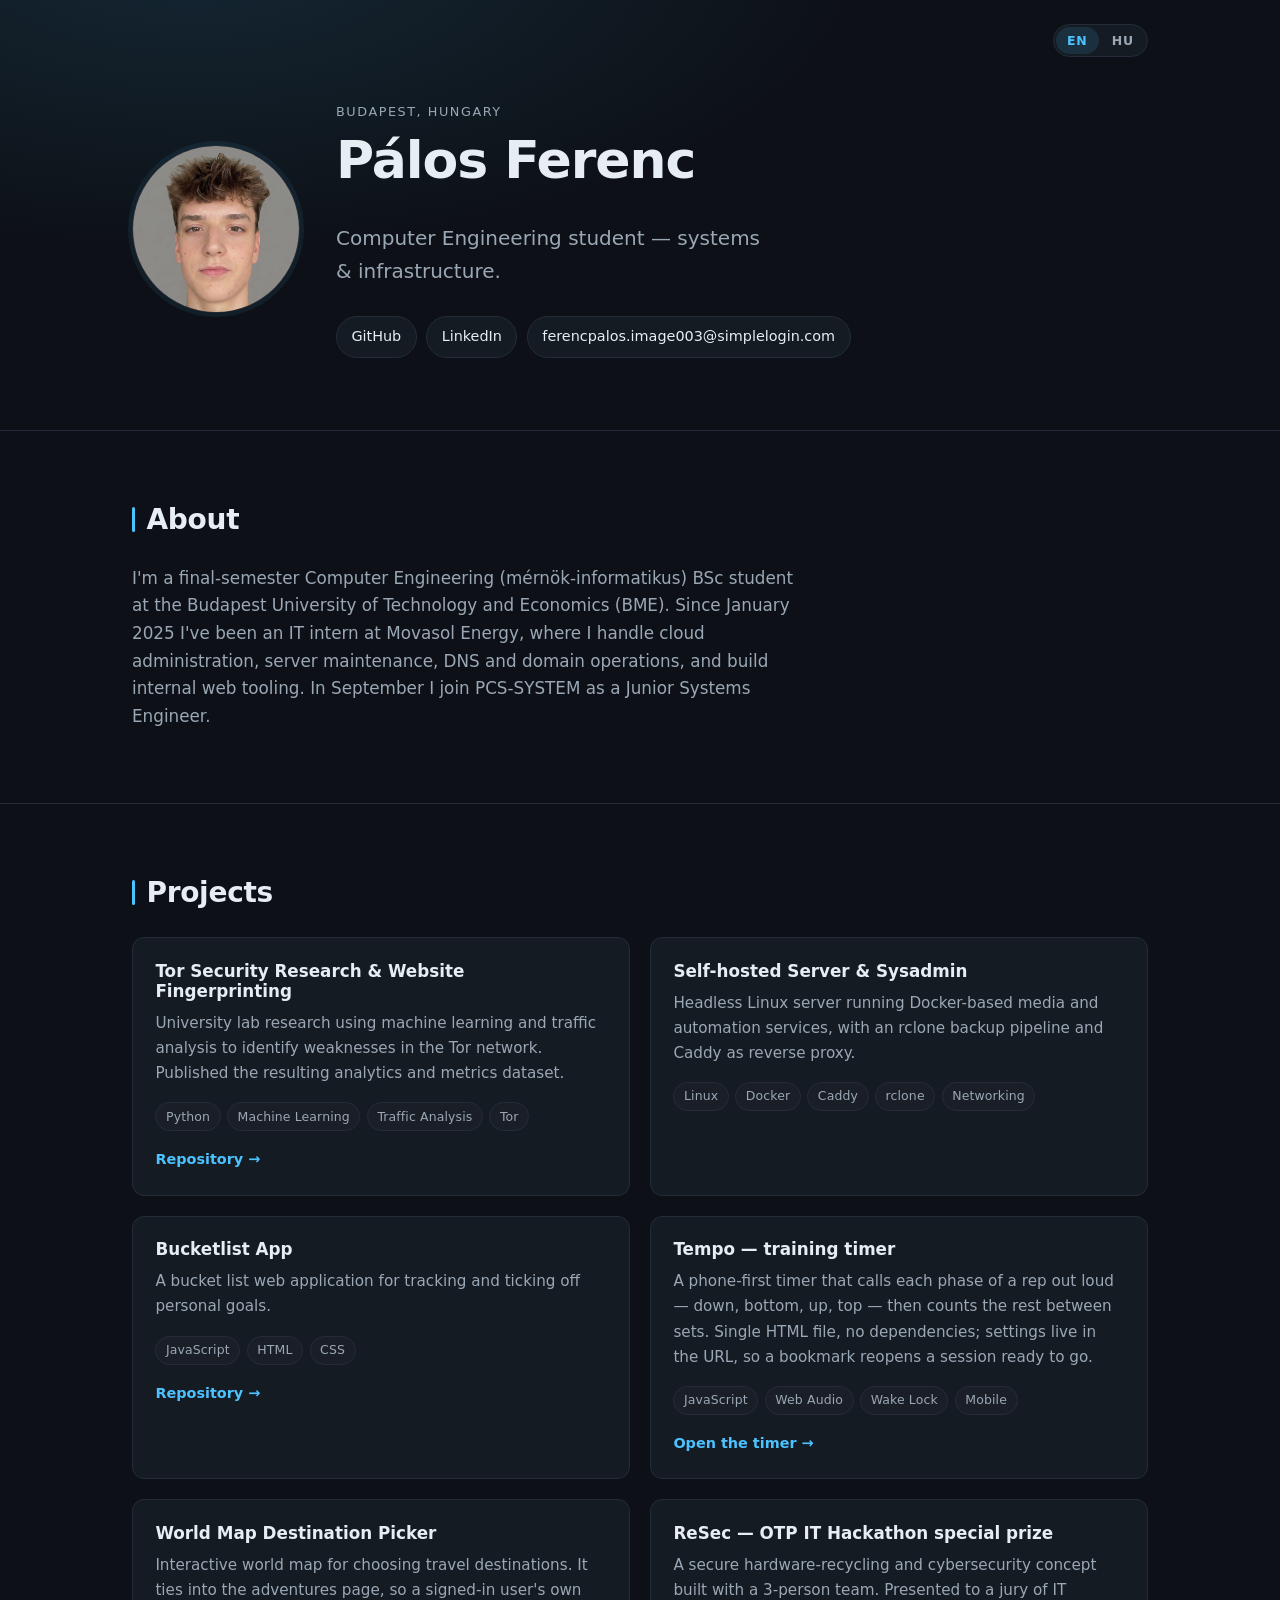
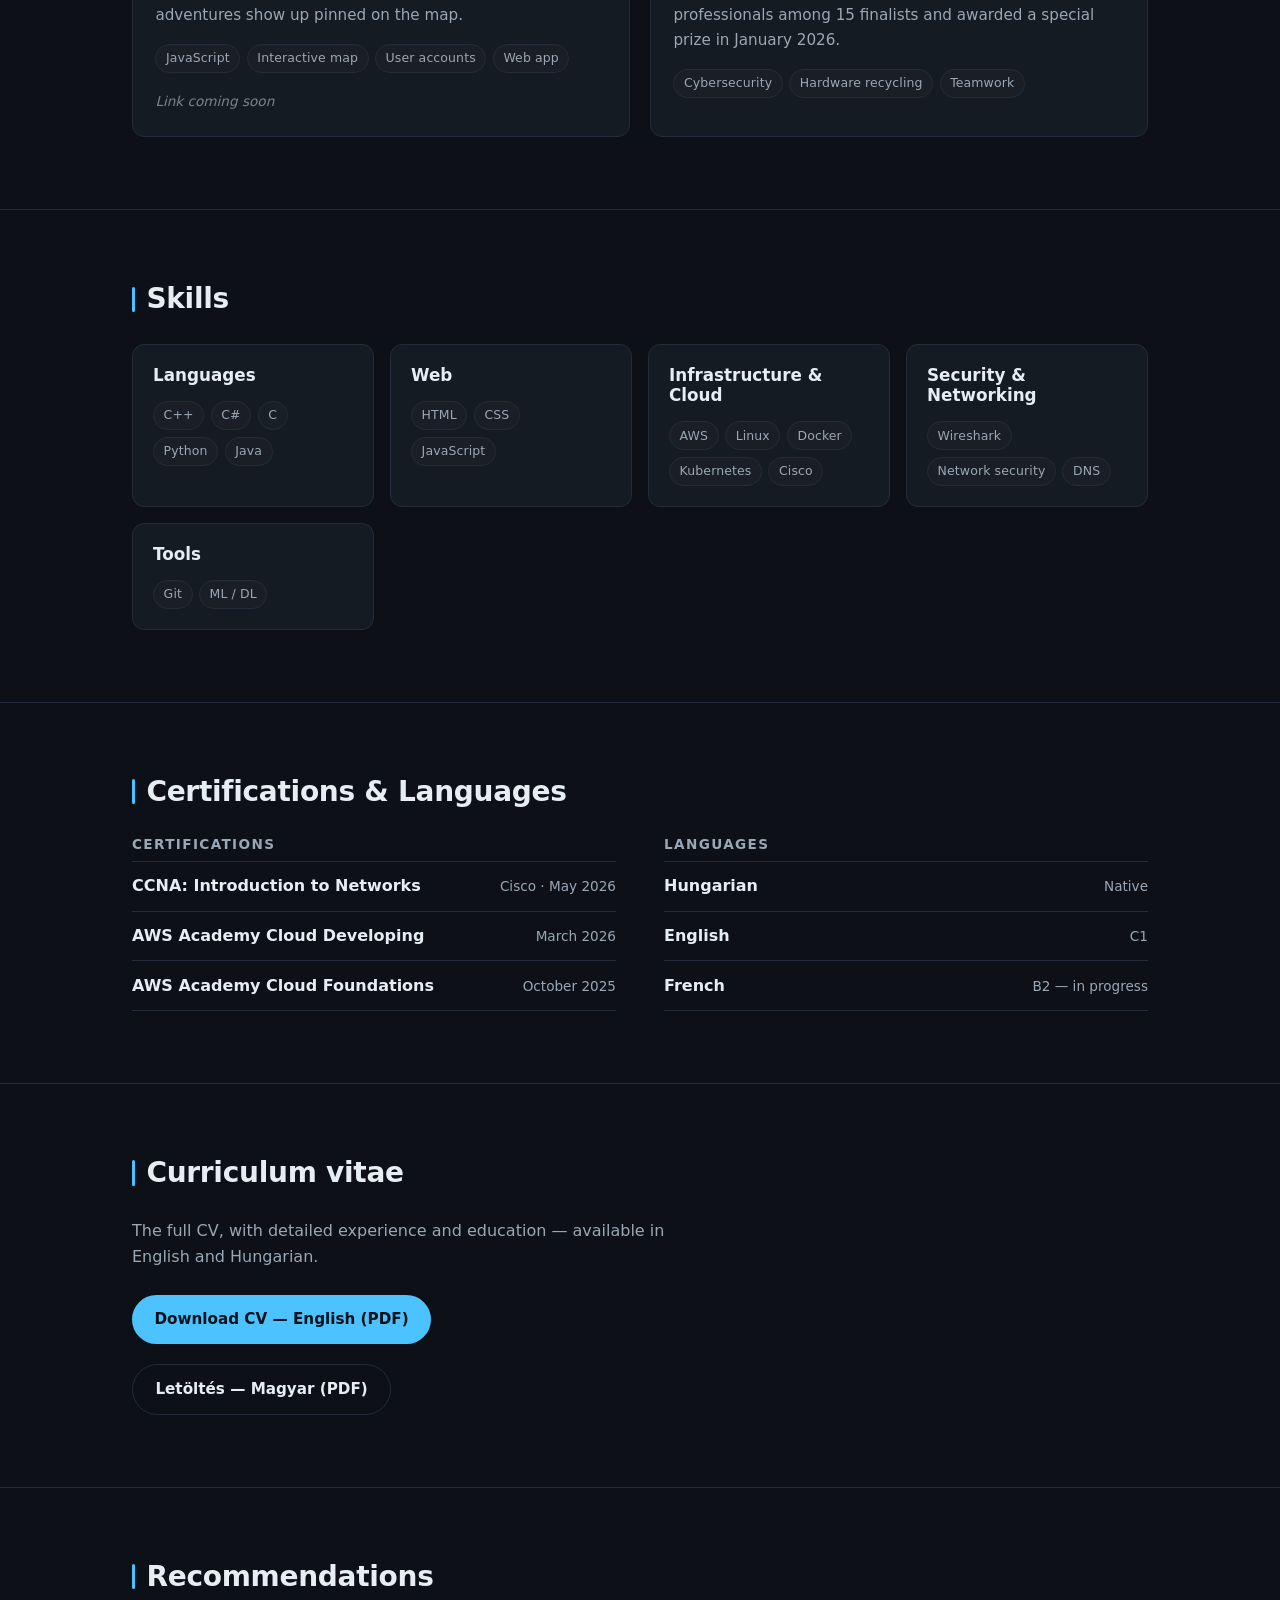
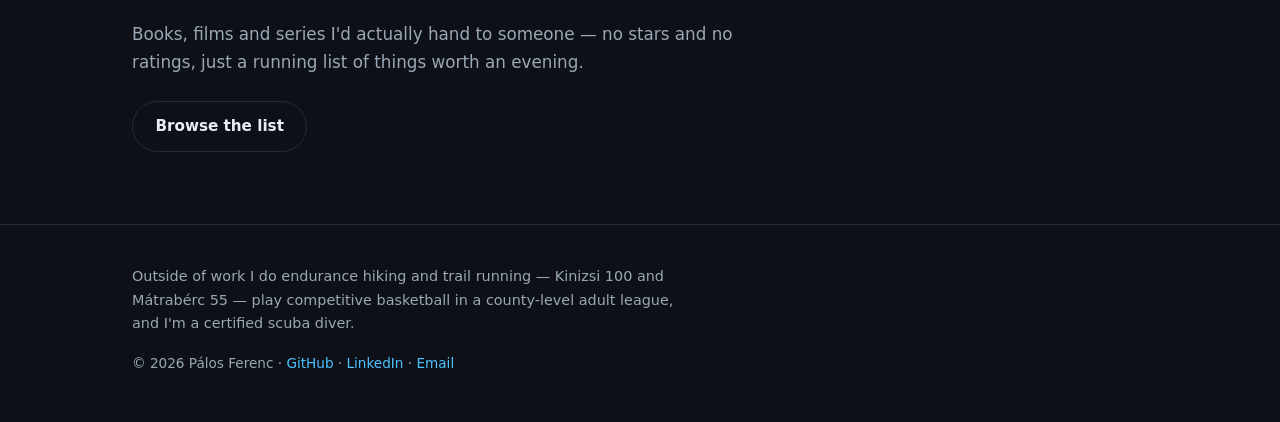
<file: index.html>
<!DOCTYPE html>
<html lang="en">
<head>
<meta charset="utf-8">
<meta name="viewport" content="width=device-width, initial-scale=1">
<title data-i18n="meta.title">Pálos Ferenc — Computer Engineering Student, Systems &amp; Infrastructure</title>
<meta name="description" data-i18n-attr="content:meta.description" content="Pálos Ferenc — final-semester Computer Engineering BSc student at BME Budapest, working in systems, infrastructure and cloud. Incoming Junior Systems Engineer at PCS-SYSTEM.">
<meta name="author" content="Pálos Ferenc">
<meta name="theme-color" content="#0d1117">

<meta property="og:type" content="website">
<meta property="og:title" data-i18n-attr="content:meta.title" content="Pálos Ferenc — Computer Engineering Student, Systems &amp; Infrastructure">
<meta property="og:description" data-i18n-attr="content:meta.ogDescription" content="Final-semester Computer Engineering BSc student at BME Budapest. Systems, infrastructure and cloud. Incoming Junior Systems Engineer at PCS-SYSTEM.">
<meta property="og:image" content="assets/profile.jpg">
<meta property="og:locale" data-i18n-attr="content:meta.locale" content="en_GB">
<meta name="twitter:card" content="summary">

<link rel="alternate" hreflang="en" href="./?lang=en">
<link rel="alternate" hreflang="hu" href="./?lang=hu">
<link rel="alternate" hreflang="x-default" href="./">

<link rel="icon" href="assets/favicon.svg" type="image/svg+xml">
<link rel="stylesheet" href="css/style.css">

<script src="js/i18n.js"></script>
<script>
I18n.use({

  en: {
    'lang.label':        'Language',

    'meta.title':        'Pálos Ferenc — Computer Engineering Student, Systems & Infrastructure',
    'meta.description':  'Pálos Ferenc — final-semester Computer Engineering BSc student at BME Budapest, working in systems, infrastructure and cloud. Incoming Junior Systems Engineer at PCS-SYSTEM.',
    'meta.ogDescription':'Final-semester Computer Engineering BSc student at BME Budapest. Systems, infrastructure and cloud. Incoming Junior Systems Engineer at PCS-SYSTEM.',
    'meta.locale':       'en_GB',

    'skip':              'Skip to content',

    'hero.place':        'Budapest, Hungary',
    'hero.tagline':      'Computer Engineering student — systems & infrastructure.',
    'hero.contactLabel': 'Contact links',

    'about.h':           'About',
    'about.lead':        "I'm a final-semester Computer Engineering (mérnök-informatikus) BSc student at the Budapest University of Technology and Economics (BME). Since January 2025 I've been an IT intern at Movasol Energy, where I handle cloud administration, server maintenance, DNS and domain operations, and build internal web tooling. In September I join PCS-SYSTEM as a Junior Systems Engineer.",

    'projects.h':        'Projects',
    'projects.repo':     'Repository',

    'tor.h':             'Tor Security Research & Website Fingerprinting',
    'tor.p':             'University lab research using machine learning and traffic analysis to identify weaknesses in the Tor network. Published the resulting analytics and metrics dataset.',
    'tor.t2':            'Machine Learning',
    'tor.t3':            'Traffic Analysis',

    'server.h':          'Self-hosted Server & Sysadmin',
    'server.p':          'Headless Linux server running Docker-based media and automation services, with an rclone backup pipeline and Caddy as reverse proxy.',
    'server.t5':         'Networking',

    'bucket.h':          'Bucketlist App',
    'bucket.p':          'A bucket list web application for tracking and ticking off personal goals.',

    'tempo.h':           'Tempo — training timer',
    'tempo.p':           'A phone-first timer that calls each phase of a rep out loud — down, bottom, up, top — then counts the rest between sets. Single HTML file, no dependencies; settings live in the URL, so a bookmark reopens a session ready to go.',
    'tempo.t4':          'Mobile',
    'tempo.open':        'Open the timer',

    'map.h':             'World Map Destination Picker',
    'map.p':             "Interactive world map for choosing travel destinations. It ties into the adventures page, so a signed-in user's own adventures show up pinned on the map.",
    'map.t2':            'Interactive map',
    'map.t3':            'User accounts',
    'map.t4':            'Web app',
    'map.soon':          'Link coming soon',

    'resec.h':           'ReSec — OTP IT Hackathon special prize',
    'resec.p':           'A secure hardware-recycling and cybersecurity concept built with a 3-person team. Presented to a jury of IT professionals among 15 finalists and awarded a special prize in January 2026.',
    'resec.t1':          'Cybersecurity',
    'resec.t2':          'Hardware recycling',
    'resec.t3':          'Teamwork',

    'skills.h':          'Skills',
    'skills.langs':      'Languages',
    'skills.web':        'Web',
    'skills.infra':      'Infrastructure & Cloud',
    'skills.security':   'Security & Networking',
    'skills.netsec':     'Network security',
    'skills.tools':      'Tools',

    'cert.h':            'Certifications & Languages',
    'cert.certs':        'Certifications',
    'cert.ccnaMeta':     'Cisco · May 2026',
    'cert.devMeta':      'March 2026',
    'cert.foundMeta':    'October 2025',
    'cert.languages':    'Languages',
    'cert.hungarian':    'Hungarian',
    'cert.native':       'Native',
    'cert.english':      'English',
    'cert.french':       'French',
    'cert.frenchMeta':   'B2 — in progress',

    'cv.h':              'Curriculum vitae',
    'cv.p':              'The full CV, with detailed experience and education — available in English and Hungarian.',
    'cv.en':             'Download CV — English (PDF)',
    'cv.hu':             'Letöltés — Magyar (PDF)',

    'rec.h':             'Recommendations',
    'rec.lead':          "Books, films and series I'd actually hand to someone — no stars and no ratings, just a running list of things worth an evening.",
    'rec.browse':        'Browse the list',

    'footer.p':          "Outside of work I do endurance hiking and trail running — Kinizsi 100 and Mátrabérc 55 — play competitive basketball in a county-level adult league, and I'm a certified scuba diver.",
    'footer.email':      'Email'
  },

  hu: {
    'lang.label':        'Nyelv',

    'meta.title':        'Pálos Ferenc — mérnökinformatikus hallgató, rendszerek és infrastruktúra',
    'meta.description':  'Pálos Ferenc — utolsó féléves mérnökinformatikus BSc hallgató a BME-n, rendszerekkel, infrastruktúrával és felhővel foglalkozik. Szeptembertől junior rendszermérnök a PCS-SYSTEM-nél.',
    'meta.ogDescription':'Utolsó féléves mérnökinformatikus BSc hallgató a BME-n. Rendszerek, infrastruktúra és felhő. Szeptembertől junior rendszermérnök a PCS-SYSTEM-nél.',
    'meta.locale':       'hu_HU',

    'skip':              'Ugrás a tartalomra',

    'hero.place':        'Budapest, Magyarország',
    'hero.tagline':      'Mérnökinformatikus hallgató — rendszerek és infrastruktúra.',
    'hero.contactLabel': 'Elérhetőségek',

    'about.h':           'Rólam',
    'about.lead':        'Utolsó féléves mérnökinformatikus BSc hallgató vagyok a Budapesti Műszaki és Gazdaságtudományi Egyetemen (BME). 2025 januárja óta IT-gyakornok vagyok a Movasol Energynél, ahol felhőadminisztrációval, szerverüzemeltetéssel, DNS- és domainkezeléssel foglalkozom, és belsős webes eszközöket fejlesztek. Szeptembertől a PCS-SYSTEM junior rendszermérnökeként dolgozom.',

    'projects.h':        'Projektek',
    'projects.repo':     'Forráskód',

    'tor.h':             'Tor biztonsági kutatás és website fingerprinting',
    'tor.p':             'Önálló laboratóriumi kutatás az egyetemen: gépi tanulással és forgalomelemzéssel kerestem gyenge pontokat a Tor-hálózatban. Az elkészült elemzési és metrikaadatokat publikáltam.',
    'tor.t2':            'Gépi tanulás',
    'tor.t3':            'Forgalomelemzés',

    'server.h':          'Saját üzemeltetésű szerver',
    'server.p':          'Kijelző nélküli Linux szerver, rajta Docker alapú média- és automatizálási szolgáltatások, rclone-os mentési folyamat és Caddy reverse proxyként.',
    'server.t5':         'Hálózatok',

    'bucket.h':          'Bakancslista alkalmazás',
    'bucket.p':          'Webalkalmazás személyes célok nyilvántartására és kipipálására.',

    'tempo.h':           'Tempo — edzésidőzítő',
    'tempo.p':           'Telefonra tervezett időzítő, ami az ismétlés minden fázisát bemondja — le, alul, fel, felül —, majd visszaszámolja a sorozatok közti pihenőt. Egyetlen HTML-fájl, függőségek nélkül; a beállítások az URL-ben laknak, így egy könyvjelző indulásra kész edzést nyit meg.',
    'tempo.t4':          'Mobil',
    'tempo.open':        'Időzítő megnyitása',

    'map.h':             'Világtérképes úticélválasztó',
    'map.p':             'Interaktív világtérkép úticélok kiválasztásához. Összeér a kalandok oldallal, így a bejelentkezett felhasználó saját kalandjai kitűzve jelennek meg a térképen.',
    'map.t2':            'Interaktív térkép',
    'map.t3':            'Felhasználói fiókok',
    'map.t4':            'Webalkalmazás',
    'map.soon':          'A link hamarosan',

    'resec.h':           'ReSec — OTP IT Hackathon különdíj',
    'resec.p':           'Biztonságos hardver-újrahasznosítási és kiberbiztonsági koncepció, három fős csapatban. A 15 döntős között mutattuk be informatikus szakemberekből álló zsűrinek, és 2026 januárjában különdíjat kaptunk.',
    'resec.t1':          'Kiberbiztonság',
    'resec.t2':          'Hardver-újrahasznosítás',
    'resec.t3':          'Csapatmunka',

    'skills.h':          'Készségek',
    'skills.langs':      'Programozási nyelvek',
    'skills.web':        'Web',
    'skills.infra':      'Infrastruktúra és felhő',
    'skills.security':   'Biztonság és hálózatok',
    'skills.netsec':     'Hálózatbiztonság',
    'skills.tools':      'Eszközök',

    'cert.h':            'Tanúsítványok és nyelvek',
    'cert.certs':        'Tanúsítványok',
    'cert.ccnaMeta':     'Cisco · 2026. május',
    'cert.devMeta':      '2026. március',
    'cert.foundMeta':    '2025. október',
    'cert.languages':    'Nyelvek',
    'cert.hungarian':    'Magyar',
    'cert.native':       'Anyanyelv',
    'cert.english':      'Angol',
    'cert.french':       'Francia',
    'cert.frenchMeta':   'B2 — folyamatban',

    'cv.h':              'Önéletrajz',
    'cv.p':              'A teljes önéletrajz részletes szakmai tapasztalattal és tanulmányokkal — magyarul és angolul.',
    'cv.en':             'Download CV — English (PDF)',
    'cv.hu':             'Önéletrajz letöltése — magyar (PDF)',

    'rec.h':             'Ajánlók',
    'rec.lead':          'Könyvek, filmek és sorozatok, amiket tényleg odaadnék valakinek — csillagok és pontszámok nélkül, egyszerűen egy folyamatosan bővülő lista arról, ami megér egy estét.',
    'rec.browse':        'Lista megnyitása',

    'footer.p':          'Munkán kívül teljesítménytúrázom és terepfutok — Kinizsi 100 és Mátrabérc 55 —, megyei felnőtt bajnokságban kosárlabdázom, és búvárvizsgám is van.',
    'footer.email':      'E-mail'
  }

});
</script>
</head>
<body>

<a class="skip-link" href="#main" data-i18n="skip">Skip to content</a>

<header class="hero" id="top">
  <div class="wrap topbar-inner">
    <div class="lang-switch" data-lang-switch></div>
  </div>
  <div class="wrap hero-inner">
    <img class="hero-photo" src="assets/profile.jpg" alt="Pálos Ferenc" width="160" height="160">
    <div class="hero-text">
      <p class="eyebrow" data-i18n="hero.place">Budapest, Hungary</p>
      <h1>Pálos Ferenc</h1>
      <p class="tagline" data-i18n="hero.tagline">Computer Engineering student — systems &amp; infrastructure.</p>
      <nav class="hero-links" data-i18n-attr="aria-label:hero.contactLabel" aria-label="Contact links">
        <a href="https://github.com/palosferi" rel="me noopener" target="_blank">GitHub</a>
        <a href="https://linkedin.com/in/ferencpalos" rel="me noopener" target="_blank">LinkedIn</a>
        <a href="mailto:ferencpalos.image003@simplelogin.com">ferencpalos.image003@simplelogin.com</a>
      </nav>
    </div>
  </div>
</header>

<main id="main">

  <section class="section reveal" id="about" aria-labelledby="about-h">
    <div class="wrap">
      <h2 id="about-h" data-i18n="about.h">About</h2>
      <p class="lead" data-i18n="about.lead">
        I'm a final-semester Computer Engineering (mérnök-informatikus) BSc student at the
        Budapest University of Technology and Economics (BME). Since January 2025 I've been an
        IT intern at Movasol Energy, where I handle cloud administration, server maintenance,
        DNS and domain operations, and build internal web tooling. In September I join
        PCS-SYSTEM as a Junior Systems Engineer.
      </p>
    </div>
  </section>

  <section class="section reveal" id="projects" aria-labelledby="projects-h">
    <div class="wrap">
      <h2 id="projects-h" data-i18n="projects.h">Projects</h2>
      <ul class="cards">

        <li class="card">
          <h3 data-i18n="tor.h">Tor Security Research &amp; Website Fingerprinting</h3>
          <p data-i18n="tor.p">University lab research using machine learning and traffic analysis to identify
             weaknesses in the Tor network. Published the resulting analytics and metrics dataset.</p>
          <ul class="tags">
            <li>Python</li><li data-i18n="tor.t2">Machine Learning</li><li data-i18n="tor.t3">Traffic Analysis</li><li>Tor</li>
          </ul>
          <p class="card-links">
            <a href="https://github.com/palosferi/onlab" rel="noopener" target="_blank" data-i18n="projects.repo">Repository</a>
          </p>
        </li>

        <li class="card">
          <h3 data-i18n="server.h">Self-hosted Server &amp; Sysadmin</h3>
          <p data-i18n="server.p">Headless Linux server running Docker-based media and automation services, with an
             rclone backup pipeline and Caddy as reverse proxy.</p>
          <ul class="tags">
            <li>Linux</li><li>Docker</li><li>Caddy</li><li>rclone</li><li data-i18n="server.t5">Networking</li>
          </ul>
        </li>

        <li class="card">
          <h3 data-i18n="bucket.h">Bucketlist App</h3>
          <p data-i18n="bucket.p">A bucket list web application for tracking and ticking off personal goals.</p>
          <ul class="tags">
            <li>JavaScript</li><li>HTML</li><li>CSS</li>
          </ul>
          <p class="card-links">
            <a href="https://github.com/palosferi/bucketlist" rel="noopener" target="_blank" data-i18n="projects.repo">Repository</a>
          </p>
        </li>

        <li class="card">
          <h3 data-i18n="tempo.h">Tempo — training timer</h3>
          <p data-i18n="tempo.p">A phone-first timer that calls each phase of a rep out loud — down, bottom, up,
             top — then counts the rest between sets. Single HTML file, no dependencies;
             settings live in the URL, so a bookmark reopens a session ready to go.</p>
          <ul class="tags">
            <li>JavaScript</li><li>Web Audio</li><li>Wake Lock</li><li data-i18n="tempo.t4">Mobile</li>
          </ul>
          <p class="card-links">
            <a href="tempo/" data-i18n="tempo.open">Open the timer</a>
          </p>
        </li>

        <li class="card">
          <h3 data-i18n="map.h">World Map Destination Picker</h3>
          <p data-i18n="map.p">Interactive world map for choosing travel destinations. It ties into the adventures
             page, so a signed-in user's own adventures show up pinned on the map.</p>
          <ul class="tags">
            <li>JavaScript</li><li data-i18n="map.t2">Interactive map</li><li data-i18n="map.t3">User accounts</li><li data-i18n="map.t4">Web app</li>
          </ul>
          <p class="card-links"><span class="todo" data-i18n="map.soon">Link coming soon</span></p>
        </li>

        <li class="card">
          <h3 data-i18n="resec.h">ReSec — OTP IT Hackathon special prize</h3>
          <p data-i18n="resec.p">A secure hardware-recycling and cybersecurity concept built with a 3-person team.
             Presented to a jury of IT professionals among 15 finalists and awarded a special
             prize in January 2026.</p>
          <ul class="tags">
            <li data-i18n="resec.t1">Cybersecurity</li><li data-i18n="resec.t2">Hardware recycling</li><li data-i18n="resec.t3">Teamwork</li>
          </ul>
        </li>

      </ul>
    </div>
  </section>

  <section class="section reveal" id="skills" aria-labelledby="skills-h">
    <div class="wrap">
      <h2 id="skills-h" data-i18n="skills.h">Skills</h2>
      <div class="skill-grid">
        <div class="skill-group">
          <h3 data-i18n="skills.langs">Languages</h3>
          <ul class="tags">
            <li>C++</li><li>C#</li><li>C</li><li>Python</li><li>Java</li>
          </ul>
        </div>
        <div class="skill-group">
          <h3 data-i18n="skills.web">Web</h3>
          <ul class="tags">
            <li>HTML</li><li>CSS</li><li>JavaScript</li>
          </ul>
        </div>
        <div class="skill-group">
          <h3 data-i18n="skills.infra">Infrastructure &amp; Cloud</h3>
          <ul class="tags">
            <li>AWS</li><li>Linux</li><li>Docker</li><li>Kubernetes</li><li>Cisco</li>
          </ul>
        </div>
        <div class="skill-group">
          <h3 data-i18n="skills.security">Security &amp; Networking</h3>
          <ul class="tags">
            <li>Wireshark</li><li data-i18n="skills.netsec">Network security</li><li>DNS</li>
          </ul>
        </div>
        <div class="skill-group">
          <h3 data-i18n="skills.tools">Tools</h3>
          <ul class="tags">
            <li>Git</li><li>ML / DL</li>
          </ul>
        </div>
      </div>
    </div>
  </section>

  <section class="section reveal" id="certifications" aria-labelledby="cert-h">
    <div class="wrap">
      <h2 id="cert-h" data-i18n="cert.h">Certifications &amp; Languages</h2>
      <div class="two-col">
        <div>
          <h3 data-i18n="cert.certs">Certifications</h3>
          <ul class="list">
            <li><strong>CCNA: Introduction to Networks</strong> <span class="meta" data-i18n="cert.ccnaMeta">Cisco · May 2026</span></li>
            <li><strong>AWS Academy Cloud Developing</strong> <span class="meta" data-i18n="cert.devMeta">March 2026</span></li>
            <li><strong>AWS Academy Cloud Foundations</strong> <span class="meta" data-i18n="cert.foundMeta">October 2025</span></li>
          </ul>
        </div>
        <div>
          <h3 data-i18n="cert.languages">Languages</h3>
          <ul class="list">
            <li><strong data-i18n="cert.hungarian">Hungarian</strong> <span class="meta" data-i18n="cert.native">Native</span></li>
            <li><strong data-i18n="cert.english">English</strong> <span class="meta">C1</span></li>
            <li><strong data-i18n="cert.french">French</strong> <span class="meta" data-i18n="cert.frenchMeta">B2 — in progress</span></li>
          </ul>
        </div>
      </div>
    </div>
  </section>

  <section class="section reveal" id="cv" aria-labelledby="cv-h">
    <div class="wrap cv-block">
      <h2 id="cv-h" data-i18n="cv.h">Curriculum vitae</h2>
      <p data-i18n="cv.p">The full CV, with detailed experience and education — available in English and Hungarian.</p>
      <p class="cv-buttons">
        <a class="button" id="cv-en" href="assets/palos_ferenc_cv_2026_en.pdf" download data-i18n="cv.en">Download CV — English (PDF)</a>
        <a class="button button-secondary" id="cv-hu" href="assets/palos_ferenc_cv_2026.pdf" download data-i18n="cv.hu">Letöltés — Magyar (PDF)</a>
      </p>
    </div>
  </section>

  <section class="section reveal" id="recommendations" aria-labelledby="rec-h">
    <div class="wrap">
      <h2 id="rec-h" data-i18n="rec.h">Recommendations</h2>
      <p class="lead" data-i18n="rec.lead">
        Books, films and series I'd actually hand to someone — no stars and no ratings,
        just a running list of things worth an evening.
      </p>
      <p class="cv-buttons">
        <a class="button button-secondary" href="recommendations/" data-i18n="rec.browse">Browse the list</a>
      </p>
    </div>
  </section>

</main>

<footer class="footer">
  <div class="wrap">
    <p data-i18n="footer.p">
      Outside of work I do endurance hiking and trail running — Kinizsi 100 and Mátrabérc 55 —
      play competitive basketball in a county-level adult league, and I'm a certified scuba diver.
    </p>
    <p class="colophon">
      © <span id="year">2026</span> Pálos Ferenc ·
      <a href="https://github.com/palosferi" rel="noopener" target="_blank">GitHub</a> ·
      <a href="https://linkedin.com/in/ferencpalos" rel="noopener" target="_blank">LinkedIn</a> ·
      <a href="mailto:ferencpalos.image003@simplelogin.com" data-i18n="footer.email">Email</a>
    </p>
  </div>
</footer>

<script>
  document.documentElement.classList.add('js');
  document.getElementById('year').textContent = new Date().getFullYear();

  /* The CV in the language you are reading the page in leads; the other one
     stays available beside it. */
  I18n.onChange(function (lang) {
    var lead   = document.getElementById(lang === 'hu' ? 'cv-hu' : 'cv-en');
    var second = document.getElementById(lang === 'hu' ? 'cv-en' : 'cv-hu');
    lead.classList.remove('button-secondary');
    second.classList.add('button-secondary');
    lead.parentNode.insertBefore(lead, second);
  });

  /* The portrait's alt text is a description, so it changes with the language. */
  I18n.onChange(function (lang) {
    document.querySelector('.hero-photo').alt =
      lang === 'hu' ? 'Pálos Ferenc portréja' : 'Portrait of Pálos Ferenc';
  });

  if ('IntersectionObserver' in window && !matchMedia('(prefers-reduced-motion: reduce)').matches) {
    var io = new IntersectionObserver(function (entries) {
      entries.forEach(function (e) {
        if (e.isIntersecting) { e.target.classList.add('is-visible'); io.unobserve(e.target); }
      });
    }, { rootMargin: '0px 0px -10% 0px' });
    document.querySelectorAll('.reveal').forEach(function (el) { io.observe(el); });
  } else {
    document.querySelectorAll('.reveal').forEach(function (el) { el.classList.add('is-visible'); });
  }
</script>

</body>
</html>
</file>
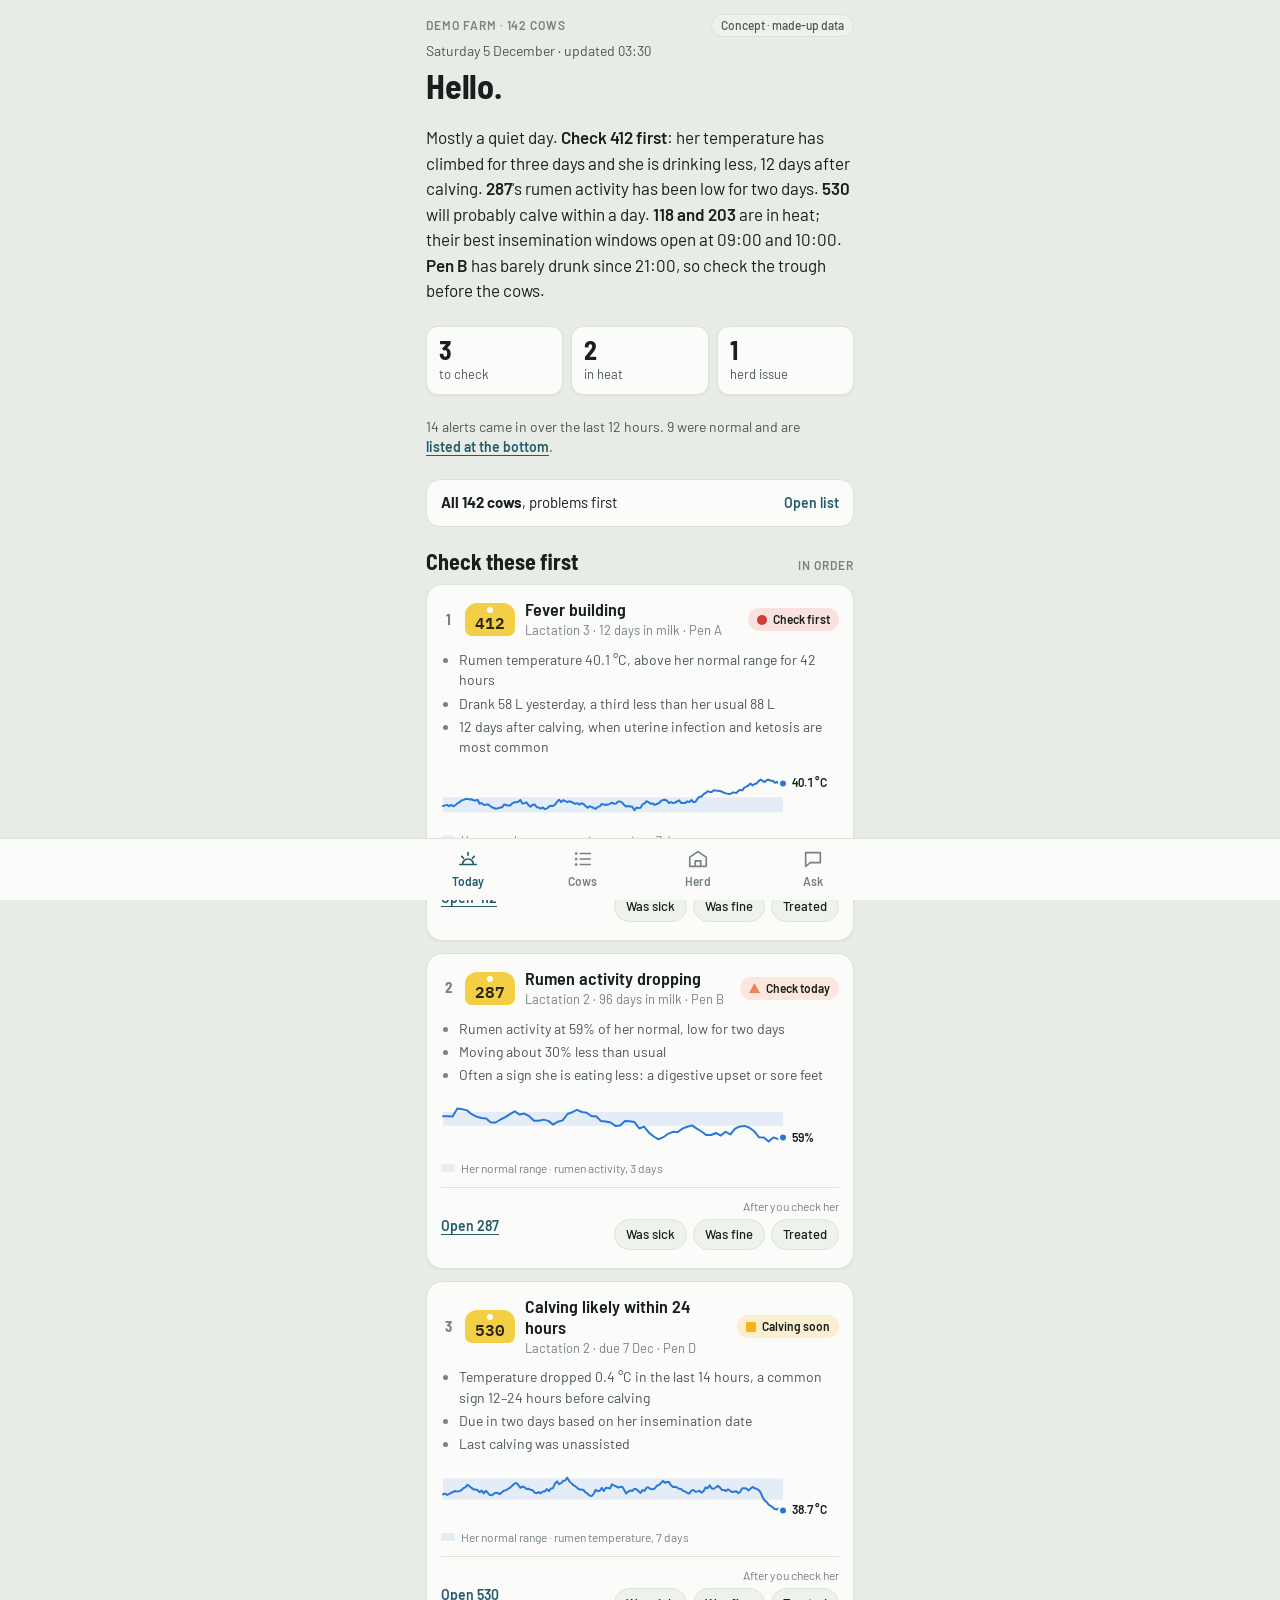
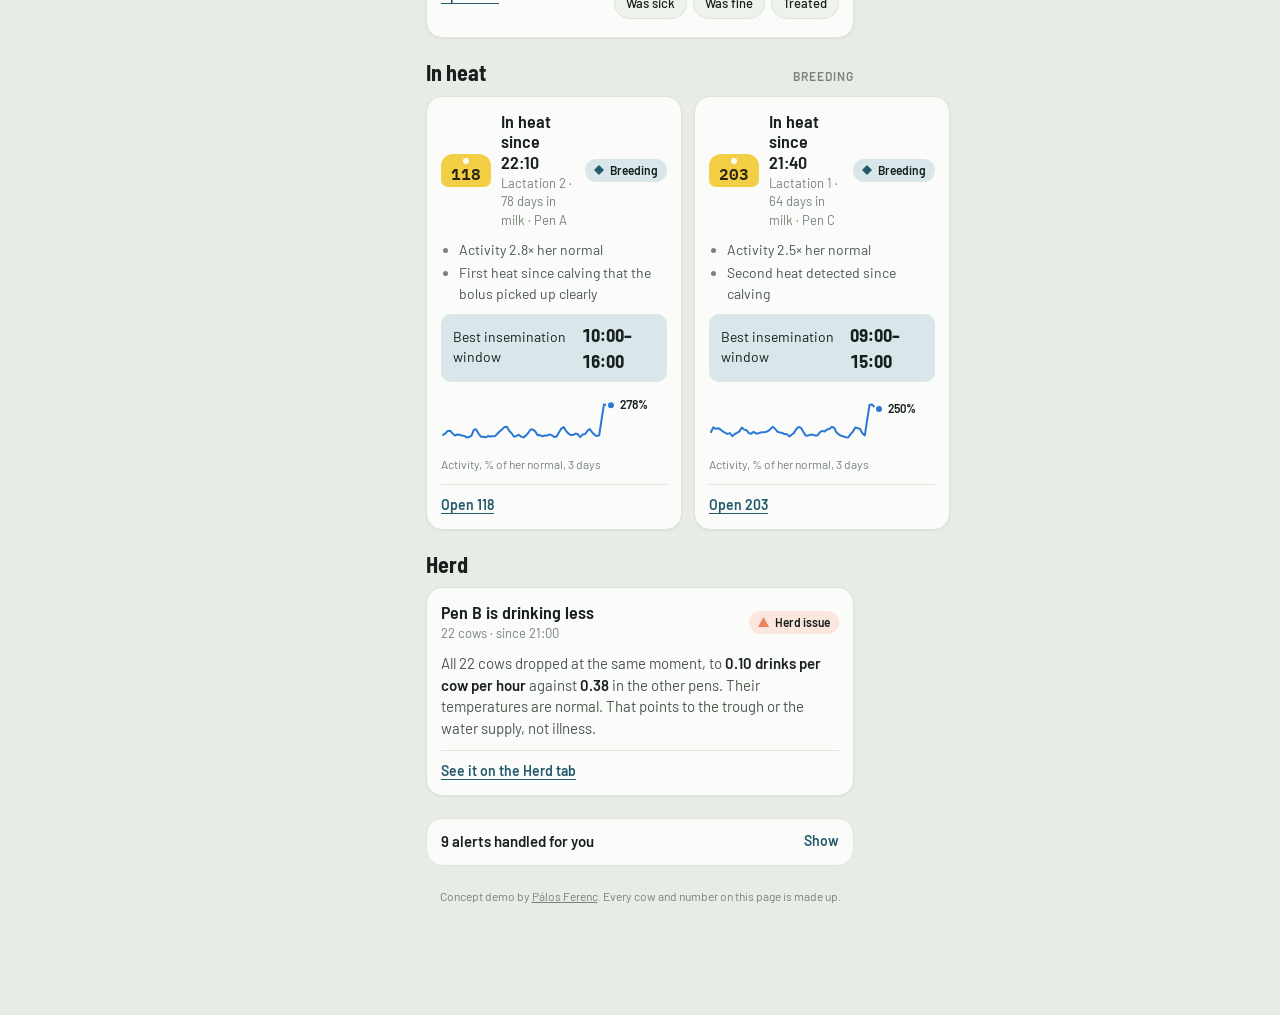
<file: herd-briefing/index.html>
<!DOCTYPE html>
<html lang="en">
<head>
<meta charset="utf-8">
<meta name="viewport" content="width=device-width, initial-scale=1, viewport-fit=cover">
<title>Herd Briefing</title>
<meta name="description" content="Concept demo: a morning herd briefing built on rumen bolus data. Every cow and number is made up.">
<meta name="author" content="Pálos Ferenc">
<meta name="robots" content="noindex, nofollow">
<meta name="theme-color" content="#e8ece7" media="(prefers-color-scheme: light)">
<meta name="theme-color" content="#0f1311" media="(prefers-color-scheme: dark)">
<link rel="icon" href="../assets/favicon.svg" type="image/svg+xml">
<style>
@font-face{font-family:"Barlow";font-style:normal;font-weight:400;font-display:swap;src:url(fonts/barlow-400-normal-latin-ext.woff2) format("woff2");unicode-range:U+0100-02BA, U+02BD-02C5, U+02C7-02CC, U+02CE-02D7, U+02DD-02FF, U+0304, U+0308, U+0329, U+1D00-1DBF, U+1E00-1E9F, U+1EF2-1EFF, U+2020, U+20A0-20AB, U+20AD-20C0, U+2113, U+2C60-2C7F, U+A720-A7FF}
@font-face{font-family:"Barlow";font-style:normal;font-weight:400;font-display:swap;src:url(fonts/barlow-400-normal-latin.woff2) format("woff2");unicode-range:U+0000-00FF, U+0131, U+0152-0153, U+02BB-02BC, U+02C6, U+02DA, U+02DC, U+0304, U+0308, U+0329, U+2000-206F, U+20AC, U+2122, U+2191, U+2193, U+2212, U+2215, U+FEFF, U+FFFD}
@font-face{font-family:"Barlow";font-style:normal;font-weight:500;font-display:swap;src:url(fonts/barlow-500-normal-latin-ext.woff2) format("woff2");unicode-range:U+0100-02BA, U+02BD-02C5, U+02C7-02CC, U+02CE-02D7, U+02DD-02FF, U+0304, U+0308, U+0329, U+1D00-1DBF, U+1E00-1E9F, U+1EF2-1EFF, U+2020, U+20A0-20AB, U+20AD-20C0, U+2113, U+2C60-2C7F, U+A720-A7FF}
@font-face{font-family:"Barlow";font-style:normal;font-weight:500;font-display:swap;src:url(fonts/barlow-500-normal-latin.woff2) format("woff2");unicode-range:U+0000-00FF, U+0131, U+0152-0153, U+02BB-02BC, U+02C6, U+02DA, U+02DC, U+0304, U+0308, U+0329, U+2000-206F, U+20AC, U+2122, U+2191, U+2193, U+2212, U+2215, U+FEFF, U+FFFD}
@font-face{font-family:"Barlow";font-style:normal;font-weight:600;font-display:swap;src:url(fonts/barlow-600-normal-latin-ext.woff2) format("woff2");unicode-range:U+0100-02BA, U+02BD-02C5, U+02C7-02CC, U+02CE-02D7, U+02DD-02FF, U+0304, U+0308, U+0329, U+1D00-1DBF, U+1E00-1E9F, U+1EF2-1EFF, U+2020, U+20A0-20AB, U+20AD-20C0, U+2113, U+2C60-2C7F, U+A720-A7FF}
@font-face{font-family:"Barlow";font-style:normal;font-weight:600;font-display:swap;src:url(fonts/barlow-600-normal-latin.woff2) format("woff2");unicode-range:U+0000-00FF, U+0131, U+0152-0153, U+02BB-02BC, U+02C6, U+02DA, U+02DC, U+0304, U+0308, U+0329, U+2000-206F, U+20AC, U+2122, U+2191, U+2193, U+2212, U+2215, U+FEFF, U+FFFD}
@font-face{font-family:"Barlow";font-style:normal;font-weight:700;font-display:swap;src:url(fonts/barlow-700-normal-latin-ext.woff2) format("woff2");unicode-range:U+0100-02BA, U+02BD-02C5, U+02C7-02CC, U+02CE-02D7, U+02DD-02FF, U+0304, U+0308, U+0329, U+1D00-1DBF, U+1E00-1E9F, U+1EF2-1EFF, U+2020, U+20A0-20AB, U+20AD-20C0, U+2113, U+2C60-2C7F, U+A720-A7FF}
@font-face{font-family:"Barlow";font-style:normal;font-weight:700;font-display:swap;src:url(fonts/barlow-700-normal-latin.woff2) format("woff2");unicode-range:U+0000-00FF, U+0131, U+0152-0153, U+02BB-02BC, U+02C6, U+02DA, U+02DC, U+0304, U+0308, U+0329, U+2000-206F, U+20AC, U+2122, U+2191, U+2193, U+2212, U+2215, U+FEFF, U+FFFD}
@font-face{font-family:"Barlow Semi Condensed";font-style:normal;font-weight:600;font-display:swap;src:url(fonts/barlowsemicondensed-600-normal-latin-ext.woff2) format("woff2");unicode-range:U+0100-02BA, U+02BD-02C5, U+02C7-02CC, U+02CE-02D7, U+02DD-02FF, U+0304, U+0308, U+0329, U+1D00-1DBF, U+1E00-1E9F, U+1EF2-1EFF, U+2020, U+20A0-20AB, U+20AD-20C0, U+2113, U+2C60-2C7F, U+A720-A7FF}
@font-face{font-family:"Barlow Semi Condensed";font-style:normal;font-weight:600;font-display:swap;src:url(fonts/barlowsemicondensed-600-normal-latin.woff2) format("woff2");unicode-range:U+0000-00FF, U+0131, U+0152-0153, U+02BB-02BC, U+02C6, U+02DA, U+02DC, U+0304, U+0308, U+0329, U+2000-206F, U+20AC, U+2122, U+2191, U+2193, U+2212, U+2215, U+FEFF, U+FFFD}
@font-face{font-family:"Barlow Semi Condensed";font-style:normal;font-weight:700;font-display:swap;src:url(fonts/barlowsemicondensed-700-normal-latin-ext.woff2) format("woff2");unicode-range:U+0100-02BA, U+02BD-02C5, U+02C7-02CC, U+02CE-02D7, U+02DD-02FF, U+0304, U+0308, U+0329, U+1D00-1DBF, U+1E00-1E9F, U+1EF2-1EFF, U+2020, U+20A0-20AB, U+20AD-20C0, U+2113, U+2C60-2C7F, U+A720-A7FF}
@font-face{font-family:"Barlow Semi Condensed";font-style:normal;font-weight:700;font-display:swap;src:url(fonts/barlowsemicondensed-700-normal-latin.woff2) format("woff2");unicode-range:U+0000-00FF, U+0131, U+0152-0153, U+02BB-02BC, U+02C6, U+02DA, U+02DC, U+0304, U+0308, U+0329, U+2000-206F, U+20AC, U+2122, U+2191, U+2193, U+2212, U+2215, U+FEFF, U+FFFD}
@font-face{font-family:"IBM Plex Mono";font-style:normal;font-weight:500;font-display:swap;src:url(fonts/ibmplexmono-500-normal-latin-ext.woff2) format("woff2");unicode-range:U+0100-02BA, U+02BD-02C5, U+02C7-02CC, U+02CE-02D7, U+02DD-02FF, U+0304, U+0308, U+0329, U+1D00-1DBF, U+1E00-1E9F, U+1EF2-1EFF, U+2020, U+20A0-20AB, U+20AD-20C0, U+2113, U+2C60-2C7F, U+A720-A7FF}
@font-face{font-family:"IBM Plex Mono";font-style:normal;font-weight:500;font-display:swap;src:url(fonts/ibmplexmono-500-normal-latin.woff2) format("woff2");unicode-range:U+0000-00FF, U+0131, U+0152-0153, U+02BB-02BC, U+02C6, U+02DA, U+02DC, U+0304, U+0308, U+0329, U+2000-206F, U+20AC, U+2122, U+2191, U+2193, U+2212, U+2215, U+FEFF, U+FFFD}
@font-face{font-family:"IBM Plex Mono";font-style:normal;font-weight:600;font-display:swap;src:url(fonts/ibmplexmono-600-normal-latin-ext.woff2) format("woff2");unicode-range:U+0100-02BA, U+02BD-02C5, U+02C7-02CC, U+02CE-02D7, U+02DD-02FF, U+0304, U+0308, U+0329, U+1D00-1DBF, U+1E00-1E9F, U+1EF2-1EFF, U+2020, U+20A0-20AB, U+20AD-20C0, U+2113, U+2C60-2C7F, U+A720-A7FF}
@font-face{font-family:"IBM Plex Mono";font-style:normal;font-weight:600;font-display:swap;src:url(fonts/ibmplexmono-600-normal-latin.woff2) format("woff2");unicode-range:U+0000-00FF, U+0131, U+0152-0153, U+02BB-02BC, U+02C6, U+02DA, U+02DC, U+0304, U+0308, U+0329, U+2000-206F, U+20AC, U+2122, U+2191, U+2193, U+2212, U+2215, U+FEFF, U+FFFD}
:root{padding-top:env(safe-area-inset-top,0px);padding-bottom:env(safe-area-inset-bottom,0px)}
body{margin:0}
img{max-width:100%}
[hidden]{display:none!important}
</style>
<style>
:root{
  --ground:#e8ece7; --surface:#fbfcfa; --surface-2:#eef2ed; --ink:#17201c; --ink-2:#4b5851; --muted:#77837c;
  --line:#dce2dc; --axis:#bfc7c0; --accent:#245a6b; --accent-ink:#ffffff; --accent-soft:#d9e7ea;
  --series-1:#2a78d6; --series-1-soft:#b3cdef; --series-2:#eb6834; --band:rgba(42,120,214,.11);
  --crit:#d03b3b; --serious:#ec835a; --warn:#fab219; --good:#0ca30c; --good-text:#006300;
  --crit-soft:#f9e1df; --serious-soft:#fbe7dd; --warn-soft:#fbefd0; --good-soft:#e0f1e0;
  --tag:#f2cf45; --tag-ink:#2b2410; --normal-fill:#a8d2a9;
  --shadow:0 1px 2px rgba(23,32,28,.06);
  --display:"Barlow Semi Condensed","Arial Narrow",system-ui,sans-serif;
  --body:"Barlow",system-ui,-apple-system,"Segoe UI",sans-serif;
  --mono:"IBM Plex Mono",ui-monospace,"SFMono-Regular",Menlo,monospace;
}
@media (prefers-color-scheme: dark){
  :root:not([data-theme="light"]){
    color-scheme:dark;
    --ground:#0f1311; --surface:#181d1a; --surface-2:#1f2522; --ink:#e7ede9; --ink-2:#b3bdb7; --muted:#88938d;
    --line:#29302c; --axis:#3a423d; --accent:#86bccb; --accent-ink:#0f1311; --accent-soft:#1d3137;
    --series-1:#3987e5; --series-1-soft:#2b4c77; --series-2:#d95926; --band:rgba(57,135,229,.17);
    --crit-soft:#3b1e1d; --serious-soft:#3a251b; --warn-soft:#352b12; --good-soft:#15301a; --good-text:#0ca30c;
    --tag:#d8b93c; --tag-ink:#1c190b; --shadow:none; --normal-fill:#2e5733;
  }
}
:root[data-theme="dark"]{
  color-scheme:dark;
  --ground:#0f1311; --surface:#181d1a; --surface-2:#1f2522; --ink:#e7ede9; --ink-2:#b3bdb7; --muted:#88938d;
  --line:#29302c; --axis:#3a423d; --accent:#86bccb; --accent-ink:#0f1311; --accent-soft:#1d3137;
  --series-1:#3987e5; --series-1-soft:#2b4c77; --series-2:#d95926; --band:rgba(57,135,229,.17);
  --crit-soft:#3b1e1d; --serious-soft:#3a251b; --warn-soft:#352b12; --good-soft:#15301a; --good-text:#0ca30c;
  --tag:#d8b93c; --tag-ink:#1c190b; --shadow:none; --normal-fill:#2e5733;
}
*{box-sizing:border-box}
html,body{background:var(--ground)}
body{color:var(--ink);font-family:var(--body);font-size:15px;line-height:1.45;-webkit-font-smoothing:antialiased}
button{font:inherit;color:inherit}
:focus-visible{outline:2px solid var(--accent);outline-offset:2px;border-radius:6px}

.app{max-width:460px;margin:0 auto;padding-inline:16px;padding-block:14px 110px;display:flex;flex-direction:column;gap:22px}
.topline{display:flex;justify-content:space-between;align-items:center;gap:8px;flex-wrap:wrap}
.eyebrow{font-size:12px;font-weight:600;letter-spacing:.08em;text-transform:uppercase;color:var(--muted)}
.pill{font-size:12px;font-weight:500;color:var(--ink-2);background:var(--surface-2);border:1px solid var(--line);padding:2px 9px;border-radius:999px}
.date{font-size:14px;color:var(--ink-2);font-variant-numeric:tabular-nums}
h1{font-family:var(--display);font-weight:700;font-size:34px;line-height:1.05;margin:2px 0 0;letter-spacing:-.005em;text-wrap:balance}
h2{font-family:var(--display);font-weight:700;font-size:22px;line-height:1.15;margin:0;text-wrap:balance}
h3{font-family:var(--display);font-weight:600;font-size:19px;line-height:1.15;margin:0}
.head{display:flex;flex-direction:column;gap:4px}
.lede{font-size:17px;line-height:1.5;margin:0;max-width:62ch}
.lede b{font-weight:600}

.counts{display:grid;grid-template-columns:repeat(3,1fr);gap:8px}
.count{background:var(--surface);border:1px solid var(--line);border-radius:12px;padding:10px 12px;text-align:left;cursor:pointer;display:flex;flex-direction:column;gap:2px;box-shadow:var(--shadow)}
.count:hover{border-color:var(--axis)}
.count .n{font-family:var(--display);font-weight:700;font-size:26px;line-height:1}
.count .l{font-size:13px;color:var(--ink-2);display:flex;align-items:center;gap:6px}
.filtered{font-size:14px;color:var(--ink-2);margin:0}

.section{display:flex;flex-direction:column;gap:10px;scroll-margin-top:12px}
.section-h{display:flex;justify-content:space-between;align-items:baseline;gap:8px}
.list{display:flex;flex-direction:column;gap:12px}

.card{background:var(--surface);border:1px solid var(--line);border-radius:16px;padding:14px;display:flex;flex-direction:column;gap:10px;box-shadow:var(--shadow)}
.cow-top{display:flex;align-items:center;gap:10px}
.rank{font-family:var(--display);font-weight:700;font-size:15px;color:var(--muted);width:14px;text-align:center;flex:none}
.tag{position:relative;flex:none;background:var(--tag);color:var(--tag-ink);font-family:var(--mono);font-weight:600;font-size:16px;min-width:50px;text-align:center;padding:12px 8px 5px;border-radius:12px 12px 7px 7px;line-height:1}
.tag::before{content:"";position:absolute;top:4px;left:50%;width:6px;height:6px;margin-left:-3px;border-radius:50%;background:var(--surface)}
.cow-title{display:flex;flex-direction:column;gap:1px;min-width:0;flex:1}
.cow-title h3{font-size:18px}
.meta{font-size:13px;color:var(--muted)}
.chip{flex:none;display:inline-flex;align-items:center;gap:6px;font-size:12px;font-weight:600;padding:3px 9px;border-radius:999px;color:var(--ink);white-space:nowrap}
.chip svg{flex:none}
.chip.crit{background:var(--crit-soft)} .chip.serious{background:var(--serious-soft)} .chip.warn{background:var(--warn-soft)}
.chip.breed{background:var(--accent-soft)} .chip.good{background:var(--good-soft)}
.why{margin:0;padding-left:18px;display:flex;flex-direction:column;gap:3px;font-size:14px;color:var(--ink-2)}
.why li::marker{color:var(--muted)}
.chart{position:relative;width:100%;touch-action:pan-y}
.chart svg{display:block;overflow:visible}
.caption{font-size:12px;color:var(--muted);margin-top:-4px;display:flex;align-items:center;gap:6px;flex-wrap:wrap}
.key{display:inline-block;width:14px;height:8px;border-radius:2px;background:var(--band)}
.keyline{display:inline-block;width:14px;height:2px;border-radius:1px}
.row-actions{display:flex;justify-content:space-between;align-items:center;gap:8px;flex-wrap:wrap;border-top:1px solid var(--line);padding-top:10px}
.fb-label{font-size:12px;color:var(--muted)}
.fb{display:flex;gap:6px;flex-wrap:wrap}
.btn{border:1px solid var(--line);background:var(--surface-2);border-radius:999px;padding:5px 11px;font-size:13px;font-weight:500;cursor:pointer}
.btn:hover{border-color:var(--axis)}
.btn[aria-pressed="true"]{background:var(--accent);color:var(--accent-ink);border-color:var(--accent)}
.link{background:none;border:0;padding:0;color:var(--accent);font-weight:600;font-size:14px;cursor:pointer;text-decoration:underline;text-underline-offset:3px;text-decoration-thickness:1px}
.logged{font-size:13px;color:var(--good-text);font-weight:500}

.heat-grid{display:grid;grid-template-columns:1fr;gap:12px}
.window{display:flex;justify-content:space-between;align-items:baseline;background:var(--accent-soft);border-radius:10px;padding:8px 12px;font-size:14px}
.window b{font-family:var(--display);font-size:18px;font-variant-numeric:tabular-nums}

details.handled{background:var(--surface);border:1px solid var(--line);border-radius:16px;padding:12px 14px}
details.handled summary{cursor:pointer;font-weight:600;display:flex;justify-content:space-between;gap:8px;list-style:none}
details.handled summary::-webkit-details-marker{display:none}
details.handled summary::after{content:"Show";font-weight:600;color:var(--accent);font-size:14px}
details.handled[open] summary::after{content:"Hide"}
.hl{list-style:none;margin:10px 0 0;padding:0;display:flex;flex-direction:column}
.hl li{display:grid;grid-template-columns:32px 1fr;gap:10px;padding:9px 0;border-top:1px solid var(--line);font-size:14px}
.hl .num{font-family:var(--display);font-weight:700;font-size:18px;color:var(--muted);text-align:right;font-variant-numeric:tabular-nums}
.hl small{display:block;color:var(--muted);font-size:13px}
.foot{font-size:12px;color:var(--muted);text-align:center;margin:0}

.stats{display:grid;grid-template-columns:repeat(3,1fr);gap:8px}
.stat{background:var(--surface);border:1px solid var(--line);border-radius:12px;padding:10px 12px;display:flex;flex-direction:column;gap:2px}
.stat .v{font-family:var(--display);font-weight:700;font-size:24px;line-height:1.05}
.stat .l{font-size:12px;color:var(--ink-2);line-height:1.3}
.stat .d{font-size:12px;color:var(--muted)}
.legend{display:flex;gap:14px;flex-wrap:wrap;font-size:12px;color:var(--ink-2)}
.legend span{display:inline-flex;align-items:center;gap:6px}
.dev{list-style:none;margin:0;padding:0;display:flex;flex-direction:column}
.dev li{display:flex;gap:10px;align-items:flex-start;padding:9px 0;border-top:1px solid var(--line);font-size:14px}
.dev li:first-child{border-top:0;padding-top:0}
.dev .tag{font-size:13px;min-width:42px;padding:10px 6px 4px}
.dev small{display:block;color:var(--muted);font-size:13px}
p{margin:0}
.body-text{font-size:15px;color:var(--ink-2)}
.body-text b{color:var(--ink);font-weight:600}

/* Ask */
.chat{display:flex;flex-direction:column;gap:10px}
.msg{max-width:88%;padding:10px 13px;border-radius:16px;font-size:15px;line-height:1.45}
.msg.bot{background:var(--surface);border:1px solid var(--line);border-bottom-left-radius:5px;align-self:flex-start}
.msg.me{background:var(--accent);color:var(--accent-ink);border-bottom-right-radius:5px;align-self:flex-end}
.msg.typing{color:var(--muted)}
.qs{display:flex;flex-direction:column;gap:8px}
.q{text-align:left;border:1px solid var(--line);background:var(--surface);border-radius:12px;padding:10px 12px;font-size:14px;font-weight:500;cursor:pointer;display:flex;justify-content:space-between;gap:10px}
.q::after{content:"Ask";color:var(--accent);font-weight:600}
.q:disabled{opacity:.5;cursor:default}
.q:disabled::after{content:"Asked"}
.note{font-size:13px;color:var(--muted)}
.msg.bot p{margin:0 0 6px}.msg.bot p:last-child{margin-bottom:0}
.msg.bot ul{margin:2px 0 6px;padding-left:18px}
.msg.bot b{font-weight:600}
.msg .offline{font-size:12px;color:var(--muted);margin-top:6px}
.msg.err{border-color:var(--serious)}
.composer{position:sticky;bottom:calc(66px + env(safe-area-inset-bottom,0px));display:flex;gap:8px;align-items:flex-end;background:var(--ground);padding-block:8px 4px}
#ask-input{flex:1;min-width:0;resize:none;border:1px solid var(--line);background:var(--surface);color:var(--ink);border-radius:20px;padding:10px 14px;font:inherit;font-size:16px;line-height:1.35;max-height:140px}
#ask-input::placeholder{color:var(--muted)}
.send{flex:none;width:44px;height:44px;border-radius:50%;border:0;background:var(--accent);color:var(--accent-ink);display:grid;place-items:center;cursor:pointer}
.send:disabled{opacity:.45;cursor:default}

/* Tabs */
.tabbar{position:fixed;left:0;right:0;bottom:0;z-index:10;background:var(--surface);border-top:1px solid var(--line);padding-bottom:env(safe-area-inset-bottom,0px)}
.tabs{max-width:460px;margin:0 auto;display:grid;grid-template-columns:repeat(4,1fr)}
.tab{background:none;border:0;padding:9px 0 10px;display:flex;flex-direction:column;align-items:center;gap:3px;font-size:12px;font-weight:600;color:var(--muted);cursor:pointer}
.tab[aria-selected="true"]{color:var(--accent)}
.tab svg{width:22px;height:22px}

/* Cow sheet */
.sheet{position:fixed;inset:0;z-index:20;background:var(--ground);overflow-y:auto;padding-top:env(safe-area-inset-top,0px)}
.sheet-bar{position:sticky;top:0;z-index:2;background:var(--ground);border-bottom:1px solid var(--line)}
.sheet-bar .in{max-width:460px;margin:0 auto;padding:10px 16px;display:flex;align-items:center;gap:10px}
.back{border:1px solid var(--line);background:var(--surface);border-radius:999px;padding:5px 12px 5px 9px;font-weight:600;font-size:14px;cursor:pointer;display:inline-flex;align-items:center;gap:4px}
.timeline{list-style:none;margin:0;padding:0;display:flex;flex-direction:column}
.timeline li{display:grid;grid-template-columns:92px 1fr;gap:10px;padding:9px 0;border-top:1px solid var(--line);font-size:14px}
.timeline li:first-child{border-top:0;padding-top:0}
.timeline time{color:var(--muted);font-variant-numeric:tabular-nums;font-size:13px}
.disclaimer{font-size:12px;color:var(--muted)}

/* SVG chart parts */
.grid-l{stroke:var(--line);stroke-width:1}
.axis-l{stroke:var(--axis);stroke-width:1}
.tick{fill:var(--muted);font-family:var(--body);font-size:11px;font-variant-numeric:tabular-nums}
.bandr{fill:var(--band)}
.thr{stroke:var(--crit);stroke-width:1}
.mark-l{stroke:var(--ink-2);stroke-width:1}
.ann{fill:var(--ink-2);font-family:var(--body);font-size:11px;font-weight:500}
.endlbl{fill:var(--ink);font-family:var(--body);font-size:12px;font-weight:600;font-variant-numeric:tabular-nums}
.cross{stroke:var(--ink-2);stroke-width:1}
.tip{position:absolute;top:0;pointer-events:none;background:var(--ink);color:var(--surface);border-radius:8px;padding:6px 9px;font-size:12px;line-height:1.35;white-space:nowrap;z-index:3;font-variant-numeric:tabular-nums}
.tip .r{display:flex;align-items:center;gap:6px}
.tip i{display:inline-block;width:8px;height:8px;border-radius:50%}

/* All cows */
.sum-line{font-size:15px;color:var(--ink-2)}
.sum-line b{color:var(--ink);font-weight:600}
.statusbar{display:flex;gap:2px;height:14px}
.statusbar span{min-width:6px}
.statusbar span:first-child{border-radius:4px 0 0 4px}
.statusbar span:last-child{border-radius:0 4px 4px 0}
.status-legend{list-style:none;margin:0;padding:0;display:flex;flex-direction:column}
.status-legend button{display:flex;align-items:center;gap:9px;width:100%;background:none;border:0;border-top:1px solid var(--line);padding:8px 0;font-size:14px;cursor:pointer;text-align:left}
.status-legend li:first-child button{border-top:0}
.status-legend b{margin-left:auto;font-variant-numeric:tabular-nums;font-weight:600}
.status-legend .go{color:var(--accent);font-size:13px;font-weight:600;width:34px;text-align:right}
.sw{width:10px;height:10px;border-radius:2px;flex:none}
.controls{display:flex;gap:8px;flex-wrap:wrap;align-items:center}
.seg{display:inline-flex;background:var(--surface-2);border:1px solid var(--line);border-radius:999px;padding:3px}
.seg button{border:0;background:none;padding:6px 12px;border-radius:999px;font-size:13px;font-weight:600;color:var(--ink-2);cursor:pointer}
.seg button[aria-checked="true"]{background:var(--surface);color:var(--ink);box-shadow:0 1px 2px rgba(0,0,0,.14)}
#cow-search{flex:1;min-width:120px;border:1px solid var(--line);background:var(--surface);border-radius:999px;padding:7px 13px;font:inherit;font-size:14px;color:var(--ink)}
#cow-search::placeholder{color:var(--muted)}
.sortnote{font-size:14px;color:var(--ink-2)}
.sortnote b{color:var(--ink);font-weight:600}
.grp{display:flex;flex-direction:column;gap:8px;scroll-margin-top:12px}
.grp-list{display:flex;flex-direction:column;gap:18px}
.grp-h{display:flex;align-items:center;gap:8px;font-size:17px}
.grp-h .meta{font-family:var(--body);font-size:14px}
.rows{display:flex;flex-direction:column;background:var(--surface);border:1px solid var(--line);border-radius:14px;overflow:hidden}
.cowrow{display:grid;grid-template-columns:auto 1fr auto;gap:10px;align-items:center;padding:9px 12px;border:0;border-top:1px solid var(--line);background:none;text-align:left;cursor:pointer;width:100%}
.cowrow:first-child{border-top:0}
.cowrow:hover{background:var(--surface-2)}
.cowrow .tag{font-size:13px;min-width:44px;padding:10px 6px 4px}
.cowrow .tag::before{background:inherit;filter:brightness(.55)}
.cr-t{display:flex;flex-direction:column;min-width:0}
.cr-r{font-weight:600;font-size:14px;line-height:1.3}
.cr-r.normal{font-weight:400;color:var(--ink-2)}
.chip.dev{background:var(--surface-2);box-shadow:inset 0 0 0 1px var(--line)}
.today-all{display:flex;justify-content:space-between;align-items:center;gap:10px;background:var(--surface);border:1px solid var(--line);border-radius:14px;padding:12px 14px;cursor:pointer;text-align:left;width:100%}
.today-all:hover{border-color:var(--axis)}
.today-all span:last-child{color:var(--accent);font-weight:600;font-size:14px;white-space:nowrap}

@media (min-width:520px){ .heat-grid{grid-template-columns:1fr 1fr} }
@media (prefers-reduced-motion:no-preference){ .card,.count,.q,.btn{transition:border-color .15s} }
</style>
</head>
<body>
<div id="views">
  <!-- TODAY -->
  <main class="app" id="v-today">
    <header class="head">
      <div class="topline">
        <span class="eyebrow">Demo farm · 142 cows</span>
        <span class="pill">Concept · made-up data</span>
      </div>
      <div class="date" id="clock"></div>
      <h1 id="greeting">Good morning.</h1>
    </header>

    <p class="lede" id="briefing"></p>

    <div class="counts">
      <button class="count" data-jump="s-check"><span class="n">3</span><span class="l">to check</span></button>
      <button class="count" data-jump="s-heat"><span class="n">2</span><span class="l">in heat</span></button>
      <button class="count" data-jump="s-herd"><span class="n">1</span><span class="l">herd issue</span></button>
    </div>
    <p class="filtered">14 alerts came in over the last 12 hours. 9 were normal and are <button class="link" data-jump="s-handled">listed at the bottom</button>.</p>

    <button class="today-all" data-tab-go="cows"><span><b>All 142 cows</b>, problems first</span><span>Open list</span></button>

    <section class="section" id="s-check">
      <div class="section-h"><h2>Check these first</h2><span class="eyebrow">In order</span></div>
      <div class="list" id="check-list"></div>
    </section>

    <section class="section" id="s-heat">
      <div class="section-h"><h2>In heat</h2><span class="eyebrow">Breeding</span></div>
      <div class="heat-grid" id="heat-list"></div>
    </section>

    <section class="section" id="s-herd">
      <div class="section-h"><h2>Herd</h2></div>
      <div class="card" id="today-herd"></div>
    </section>

    <section class="section" id="s-handled">
      <details class="handled">
        <summary>9 alerts handled for you</summary>
        <ul class="hl">
          <li><span class="num">6</span><span>Short temperature drops after drinking<small>Cold water cools the rumen for 1–2 hours. Normal.</small></span></li>
          <li><span class="num">2</span><span>Activity spikes at morning feed-out<small>Whole pen moved at once. Normal.</small></span></li>
          <li><span class="num">1</span><span>Fever alert on 76<small>Already on the antibiotic course you logged. Temperature is falling as expected (40.3 → 39.7 °C).</small></span></li>
        </ul>
      </details>
    </section>

    <p class="foot">Concept demo by <a href="/" style="color:inherit">Pálos Ferenc</a>. Every cow and number on this page is made up.</p>
  </main>

  <!-- COWS -->
  <main class="app" id="v-cows" hidden>
    <header class="head">
      <div class="topline"><span class="eyebrow">Demo farm · 142 cows</span><span class="pill">Concept · made-up data</span></div>
      <h1>All cows</h1>
    </header>
    <section class="card" aria-labelledby="sum-h">
      <h3 id="sum-h">Herd right now</h3>
      <p class="sum-line" id="sum-line"></p>
      <div class="statusbar" id="statusbar" role="img"></div>
      <ul class="status-legend" id="status-legend"></ul>
    </section>
    <div class="controls">
      <div class="seg" role="radiogroup" aria-label="Sort cows">
        <button role="radio" aria-checked="true" data-sort="attention">Problems first</button>
        <button role="radio" aria-checked="false" data-sort="tag">Tag order</button>
      </div>
      <input id="cow-search" type="search" inputmode="numeric" autocomplete="off" placeholder="Find a tag" aria-label="Find a cow by tag number">
    </div>
    <p class="sortnote" id="sortnote"></p>
    <div id="cow-list"></div>
    <p class="foot">Concept demo by <a href="/" style="color:inherit">Pálos Ferenc</a>. Every cow and number on this page is made up.</p>
  </main>

  <!-- HERD -->
  <main class="app" id="v-herd" hidden>
    <header class="head">
      <div class="topline"><span class="eyebrow">Demo farm · 142 cows</span><span class="pill">Concept · made-up data</span></div>
      <h1>Herd</h1>
    </header>

    <div class="stats">
      <div class="stat"><span class="v">139<span style="font-size:15px;color:var(--muted)">/142</span></span><span class="l">boluses reporting</span></div>
      <div class="stat"><span class="v">88%</span><span class="l">Pen B rumen activity</span><span class="d">100% last week</span></div>
      <div class="stat"><span class="v" id="stat-checks">14</span><span class="l">checks you logged this month</span></div>
    </div>

    <section class="section">
      <div class="card">
        <div class="cow-top"><div class="cow-title"><h3>Pen B is drinking less</h3><span class="meta" data-penb-meta></span></div><span class="chip serious">${ICON.serious}Herd issue</span></div>
        <p class="body-text" id="penb-text"></p>
        <div class="legend"><span><i class="keyline" style="background:var(--series-2)"></i>Pen B</span><span><i class="keyline" style="background:var(--series-1)"></i>Other pens</span></div>
        <div class="chart" id="c-water"></div>
        <div class="caption">Drinks per cow per hour, last 24 hours</div>
      </div>
    </section>

    <section class="section">
      <div class="card">
        <div class="cow-top"><div class="cow-title"><h3>Pen B rumen activity is down</h3><span class="meta" id="ration-meta"></span></div><span class="chip warn">${ICON.warn}Watch</span></div>
        <p class="body-text">Pen B's average rumen activity fell from <b>100% to 88%</b> of normal in four days. <b>7 cows</b> are below 80%, 287 among them. Their temperatures are normal, so this looks like the ration rather than illness. Worth a call with your nutritionist.</p>
        <div class="chart" id="c-act"></div>
        <div class="caption">Pen B average rumen activity, % of normal, daily</div>
      </div>
    </section>

    <section class="section">
      <div class="card">
        <div class="cow-top"><div class="cow-title"><h3>Boluses</h3><span class="meta">139 of 142 reporting normally</span></div></div>
        <ul class="dev">
          <li><span class="tag">308</span><span>Silent for 19 hours<small>Last heard at the Pen C water trough, where the gateway signal is weakest. Probably out of range, not dead.</small></span></li>
          <li><span class="tag">455</span><span>Silent for 16 hours<small>Also in the Pen C corner. Moving gateway 3 about 10 m east would likely cover both.</small></span></li>
          <li><span class="tag">64</span><span>Battery voltage falling faster than normal<small>Expect it to stop within about 3 weeks. Plan a replacement.</small></span></li>
        </ul>
      </div>
    </section>

    <p class="foot">Concept demo by <a href="/" style="color:inherit">Pálos Ferenc</a>. Every cow and number on this page is made up.</p>
  </main>

  <!-- ASK -->
  <main class="app" id="v-ask" hidden>
    <header class="head">
      <div class="topline"><span class="eyebrow">Demo farm · 142 cows</span><span class="pill">Concept · made-up data</span></div>
      <h1>Ask your herd</h1>
      <p class="note" id="ask-note">Tap a question to see how the assistant answers. In this demo the answers are pre-written; the real version would answer any question about the herd, in any language.</p>
    </header>
    <div class="chat" id="chat" aria-live="polite">
      <div class="msg bot" id="ask-intro">Ask me about any cow, a pen, or the last 24 hours. Try one of these:</div>
    </div>
    <div class="qs" id="qs"></div>
    <form class="composer" id="composer" autocomplete="off" hidden>
      <textarea id="ask-input" rows="1" maxlength="1500" placeholder="Ask about the herd…" aria-label="Your question"></textarea>
      <button type="submit" class="send" id="ask-send" aria-label="Send"><svg width="20" height="20" viewBox="0 0 20 20" aria-hidden="true"><path d="M10 16V4M4.5 9.5 10 4l5.5 5.5" fill="none" stroke="currentColor" stroke-width="2.2" stroke-linecap="round" stroke-linejoin="round"/></svg></button>
    </form>
  </main>
</div>

<!-- COW SHEET -->
<div class="sheet" id="sheet" hidden role="dialog" aria-modal="true" aria-labelledby="sheet-title">
  <div class="sheet-bar"><div class="in">
    <button class="back" id="sheet-back"><svg width="16" height="16" viewBox="0 0 16 16" aria-hidden="true"><path d="M10 3 5 8l5 5" fill="none" stroke="currentColor" stroke-width="2" stroke-linecap="round" stroke-linejoin="round"/></svg>Back</button>
    <span class="eyebrow" id="sheet-crumb"></span>
  </div></div>
  <div class="app" id="sheet-body" style="padding-bottom:40px"></div>
</div>

<nav class="tabbar" aria-label="Sections">
  <div class="tabs" role="tablist">
    <button class="tab" role="tab" data-tab="today" aria-selected="true">
      <svg viewBox="0 0 24 24" aria-hidden="true"><path d="M3 18h18M6 18a6 6 0 0 1 12 0M12 5v3M5.2 9.2l2 2M18.8 9.2l-2 2" fill="none" stroke="currentColor" stroke-width="1.8" stroke-linecap="round"/></svg>Today</button>
    <button class="tab" role="tab" data-tab="cows" aria-selected="false">
      <svg viewBox="0 0 24 24" aria-hidden="true"><path d="M9 6h11M9 12h11M9 18h11" fill="none" stroke="currentColor" stroke-width="1.8" stroke-linecap="round"/><circle cx="4.5" cy="6" r="1.5" fill="currentColor"/><circle cx="4.5" cy="12" r="1.5" fill="currentColor"/><circle cx="4.5" cy="18" r="1.5" fill="currentColor"/></svg>Cows</button>
    <button class="tab" role="tab" data-tab="herd" aria-selected="false">
      <svg viewBox="0 0 24 24" aria-hidden="true"><path d="M3 20V10l9-6 9 6v10M3 20h18M9 20v-6h6v6" fill="none" stroke="currentColor" stroke-width="1.8" stroke-linejoin="round" stroke-linecap="round"/></svg>Herd</button>
    <button class="tab" role="tab" data-tab="ask" aria-selected="false">
      <svg viewBox="0 0 24 24" aria-hidden="true"><path d="M4 5h16v11H9l-5 4z" fill="none" stroke="currentColor" stroke-width="1.8" stroke-linejoin="round"/></svg>Ask</button>
  </div>
</nav>

<script>
/* ---------- icons (status always ships with a label) ---------- */
const ICON = {
  crit:`<svg width="10" height="10" viewBox="0 0 10 10" aria-hidden="true"><circle cx="5" cy="5" r="5" fill="var(--crit)"/></svg>`,
  serious:`<svg width="11" height="10" viewBox="0 0 11 10" aria-hidden="true"><path d="M5.5 0 11 10H0z" fill="var(--serious)"/></svg>`,
  warn:`<svg width="10" height="10" viewBox="0 0 10 10" aria-hidden="true"><rect width="10" height="10" rx="1.5" fill="var(--warn)"/></svg>`,
  breed:`<svg width="10" height="10" viewBox="0 0 10 10" aria-hidden="true"><path d="M5 0 10 5 5 10 0 5z" fill="var(--accent)"/></svg>`,
  dev:`<svg width="10" height="10" viewBox="0 0 10 10" aria-hidden="true"><circle cx="5" cy="5" r="3.5" fill="none" stroke="var(--muted)" stroke-width="2"/></svg>`,
  good:`<svg width="11" height="10" viewBox="0 0 11 10" aria-hidden="true"><path d="M1 5.2 4 8.2 10 1.8" fill="none" stroke="var(--good)" stroke-width="2" stroke-linecap="round" stroke-linejoin="round"/></svg>`
};
document.querySelectorAll('.chip').forEach(c=>{ c.innerHTML = c.innerHTML.replace(/\$\{ICON\.(\w+)\}/, (_,k)=>ICON[k]); });

/* ---------- time + formatting ---------- */
/* The demo follows the viewer's clock: all data is anchored to the current hour. */
const REAL0 = new Date();
const NOW = new Date(REAL0.getFullYear(),REAL0.getMonth(),REAL0.getDate(),REAL0.getHours()).getTime();
const H = 3600e3, DAYMS = 24*H;
const DAY=['Sun','Mon','Tue','Wed','Thu','Fri','Sat'], MON=['Jan','Feb','Mar','Apr','May','Jun','Jul','Aug','Sep','Oct','Nov','Dec'];
const pad=n=>String(n).padStart(2,'0');
const fTime=ms=>{const d=new Date(ms);return pad(d.getHours())+':00'};
const fDay=ms=>{const d=new Date(ms);return `${DAY[d.getDay()]} ${d.getDate()} ${MON[d.getMonth()]}`};
const fDayTime=ms=>`${fDay(ms)}, ${fTime(ms)}`;
const fShortDay=ms=>{const d=new Date(ms);return `${d.getDate()} ${MON[d.getMonth()]}`};
const DAYFULL=['Sunday','Monday','Tuesday','Wednesday','Thursday','Friday','Saturday'],MONFULL=['January','February','March','April','May','June','July','August','September','October','November','December'];
const ago=h=>NOW-h*H;
const dayOff=d=>{const x=new Date(NOW);x.setHours(0,0,0,0);x.setDate(x.getDate()+d);return x.getTime()};
const fHM=ms=>{const d=new Date(ms);return pad(d.getHours())+':'+pad(d.getMinutes())};
const fDM=ms=>{const d=new Date(ms);return `${d.getDate()} ${MON[d.getMonth()]}`};
const fDMY=ms=>{const d=new Date(ms);return `${d.getDate()} ${MON[d.getMonth()]} ${d.getFullYear()}`};
const fWD=ms=>DAYFULL[new Date(ms).getDay()];
const fLong=ms=>{const d=new Date(ms);return `${DAYFULL[d.getDay()]} ${d.getDate()} ${MONFULL[d.getMonth()]}`};

/* ---------- synthetic data ---------- */
function rng(seed){return function(){seed|=0;seed=seed+0x6D2B79F5|0;let t=Math.imul(seed^seed>>>15,1|seed);t=t+Math.imul(t^t>>>7,61|t)^t;return((t^t>>>14)>>>0)/4294967296}}
function gauss(r){let u=0,v=0;while(!u)u=r();while(!v)v=r();return Math.sqrt(-2*Math.log(u))*Math.cos(2*Math.PI*v)}
function hourly(hours,seed,fn){const r=rng(seed);let n=0;const out=[];for(let hb=hours-1;hb>=0;hb--){const x=NOW-hb*H;n=0.6*n+gauss(r);out.push({x,y:fn(new Date(x).getHours(),hb,n,r)})}return out}
const circ=(a,b)=>{const d=Math.abs(a-b)%24;return Math.min(d,24-d)};
const bump=(h,c,w)=>Math.exp(-(circ(h,c)**2)/(2*w*w));
const daily=vals=>vals.map((y,i)=>({x:dayOff(i-vals.length),y}));

const temp412 = hourly(24*14,11,(h,hb,n)=>39.35+0.1*Math.sin(2*Math.PI*(h-10)/24)+0.035*n+(hb<60?0.85*(60-hb)/60:0));
const temp530 = hourly(24*14,23,(h,hb,n)=>39.25+0.1*Math.sin(2*Math.PI*(h-10)/24)+0.035*n+(hb<14?-0.45*Math.min(1,(14-hb)/6):0));
const rum287h = hourly(24*3,37,(h,hb,n)=>100+22*bump(h,8,1.6)+22*bump(h,19,1.6)+4*n+(hb<40?-34*Math.min(1,(40-hb)/10):0));
const act = (seed,onset)=>hourly(24*3,seed,(h,hb,n)=>Math.max(20,100+40*bump(h,6.5,1.4)+40*bump(h,17.5,1.4)+7*n+(hb<=onset?170*Math.min(1,(onset-hb+1)/2):0)));
const act118 = act(41,4), act203 = act(53,5);
const ONSET118=ago(5)+10*60e3, ONSET203=ago(6)+40*60e3;           // heat onsets, matching the activity curves
const winStart=on=>Math.floor((on+12*H)/H)*H;                      // inseminate ~12 h after onset
const win=on=>`${fHM(winStart(on))}–${fHM(winStart(on)+6*H)}`;
const PENB_SINCE=fHM(ago(6));
const water412 = daily([86,89,84,90,87,91,88,86,89,87,85,74,66,58]);
const rum287  = daily([101,98,103,97,100,99,102,96,100,98,101,97,82,66]);
const herdAct = daily([100,101,99,100,101,100,99,100,101,98,95,92,90,88]);
const penOthers = hourly(24,61,(h,hb,n)=>Math.max(0.05,0.35+0.5*bump(h,7,1.5)+0.45*bump(h,18,1.5)+(h>=8&&h<=20?0.25:0)+0.04*n));
const penB = hourly(24,67,(h,hb,n)=>{const v=Math.max(0.05,0.35+0.5*bump(h,7,1.5)+0.45*bump(h,18,1.5)+(h>=8&&h<=20?0.25:0)+0.05*n);return hb<=6?v*0.25:v});

const last=a=>a[a.length-1];
const tail=(a,n)=>a.slice(-n);
const avg=a=>a.reduce((s,p)=>s+p.y,0)/a.length;
const hoursAboveTail=(a,lim)=>{let c=0;for(let i=a.length-1;i>=0&&a[i].y>lim;i--)c++;return c};
const act287now = Math.round(last(rum287h).y);
const hot412 = hoursAboveTail(temp412,39.6);
const penBavg = avg(tail(penB,7)), othAvg = avg(tail(penOthers,7));

/* ---------- charts ---------- */
function niceTicks(min,max,count){const step0=(max-min)/count;const mag=Math.pow(10,Math.floor(Math.log10(step0)));const e=step0/mag;const step=(e>=7.5?10:e>=3.5?5:e>=1.5?2:1)*mag;const t=[];for(let v=Math.ceil(min/step)*step;v<=max+1e-9;v+=step)t.push(+v.toFixed(6));return t}
function dayTicks(x0,x1,every){const out=[];const d=new Date(x0);d.setHours(0,0,0,0);let t=d.getTime()+DAYMS;let i=0;while(t<=x1){if(i%every===0)out.push({x:t,label:DAY[new Date(t).getDay()]+' '+new Date(t).getDate()});t+=DAYMS;i++}return out}
function hourTicks(x0,x1,every){const out=[];for(let t=Math.ceil(x0/H)*H;t<=x1;t+=H){if(new Date(t).getHours()%every===0)out.push({x:t,label:fTime(t)})}return out}
function tipHTML(title,rows){return `<div style="font-weight:600;margin-bottom:2px">${title}</div>`+rows.map(r=>`<div class="r"><i style="background:${r.c}"></i>${r.n?r.n+' ':''}<b>${r.v}</b></div>`).join('')}

function lineChart(host,o){
  const W=host.clientWidth; if(!W) return;
  const Ht=o.height||(o.spark?58:176);
  const m=o.spark?{l:2,r:o.mr||56,t:8,b:8}:{l:40,r:o.mr||56,t:16,b:24};
  const all=o.series.flatMap(s=>s.points);
  const x0=Math.min(...all.map(p=>p.x)), x1=Math.max(...all.map(p=>p.x));
  const ys=all.map(p=>p.y); if(o.band)ys.push(...o.band); if(o.threshold)ys.push(o.threshold.y);
  let y0=Math.min(...ys), y1=Math.max(...ys); const pd=(y1-y0)*0.14||0.5; y0-=pd; y1+=pd;
  if(o.yFloor!=null)y0=Math.max(o.yFloor,y0);
  const sx=x=>m.l+(x-x0)/(x1-x0)*(W-m.l-m.r), sy=y=>m.t+(1-(y-y0)/(y1-y0))*(Ht-m.t-m.b);
  let s=`<svg viewBox="0 0 ${W} ${Ht}" width="${W}" height="${Ht}" role="img" aria-label="${o.label}">`;
  if(o.band) s+=`<rect class="bandr" x="${m.l}" y="${sy(o.band[1])}" width="${W-m.l-m.r}" height="${sy(o.band[0])-sy(o.band[1])}"/>`;
  if(!o.spark){
    niceTicks(y0,y1,3).forEach(t=>{if(t<y0||t>y1)return;s+=`<line class="grid-l" x1="${m.l}" x2="${W-m.r}" y1="${sy(t)}" y2="${sy(t)}"/><text class="tick" x="${m.l-6}" y="${sy(t)+4}" text-anchor="end">${o.yFmt(t)}</text>`});
    s+=`<line class="axis-l" x1="${m.l}" x2="${W-m.r}" y1="${Ht-m.b}" y2="${Ht-m.b}"/>`;
    o.xTicks(x0,x1).forEach(t=>{const X=sx(t.x);if(X<m.l+14||X>W-m.r-14)return;s+=`<line class="axis-l" x1="${X}" x2="${X}" y1="${Ht-m.b}" y2="${Ht-m.b+4}"/><text class="tick" x="${X}" y="${Ht-6}" text-anchor="middle">${t.label}</text>`});
  }
  if(o.threshold){const Y=sy(o.threshold.y);s+=`<line class="thr" x1="${m.l}" x2="${W-m.r}" y1="${Y}" y2="${Y}"/>`;if(!o.spark)s+=`<text class="ann" x="${W-m.r-2}" y="${Y-5}" text-anchor="end">${o.threshold.label}</text>`}
  if(o.marker){const X=sx(o.marker.x);s+=`<line class="mark-l" x1="${X}" x2="${X}" y1="${m.t-4}" y2="${Ht-m.b}"/><text class="ann" x="${X+5}" y="${m.t+6}">${o.marker.label}</text>`}
  o.series.forEach(se=>{const d=se.points.map((p,i)=>(i?'L':'M')+sx(p.x).toFixed(1)+','+sy(p.y).toFixed(1)).join('');s+=`<path d="${d}" fill="none" stroke="${se.color}" stroke-width="2" stroke-linejoin="round" stroke-linecap="round"/>`});
  o.series.forEach(se=>{const p=last(se.points);const X=sx(p.x),Y=sy(p.y);s+=`<circle cx="${X}" cy="${Y}" r="4" fill="${se.color}" stroke="var(--surface)" stroke-width="2"/><text class="endlbl" x="${X+9}" y="${Y+4}">${se.endName?se.endName+' ':''}${o.yFmt(p.y,true)}</text>`});
  s+=`<g class="hover" visibility="hidden"><line class="cross" y1="${m.t}" y2="${Ht-m.b}"/>${o.series.map(se=>`<circle r="4" fill="${se.color}" stroke="var(--surface)" stroke-width="2"/>`).join('')}</g>`;
  s+=`<rect x="${m.l}" y="0" width="${W-m.l-m.r}" height="${Ht}" fill="transparent" class="hit"/></svg><div class="tip" hidden></div>`;
  host.innerHTML=s;
  const svg=host.querySelector('svg'),g=svg.querySelector('.hover'),tip=host.querySelector('.tip');
  const pts=o.series[0].points;
  const show=e=>{const r=svg.getBoundingClientRect();const px=e.clientX-r.left;const xv=x0+(px-m.l)/(W-m.l-m.r)*(x1-x0);let i=0,best=1e18;pts.forEach((p,k)=>{const d=Math.abs(p.x-xv);if(d<best){best=d;i=k}});
    const X=sx(pts[i].x);g.setAttribute('visibility','visible');const ln=g.querySelector('line');ln.setAttribute('x1',X);ln.setAttribute('x2',X);
    g.querySelectorAll('circle').forEach((c,k)=>{const p=o.series[k].points[i];c.setAttribute('cx',X);c.setAttribute('cy',sy(p.y))});
    tip.innerHTML=tipHTML(o.xFmt(pts[i].x),o.series.map(se=>({c:se.color,n:se.name,v:o.yFmt(se.points[i].y,true)})));tip.hidden=false;
    const tw=tip.offsetWidth;let L=X+12;if(L+tw>W)L=X-12-tw;tip.style.left=Math.max(0,L)+'px';};
  const hide=()=>{g.setAttribute('visibility','hidden');tip.hidden=true};
  if(!o.spark){svg.addEventListener('pointermove',show);svg.addEventListener('pointerdown',show);svg.addEventListener('pointerleave',hide)}
}

function barChart(host,o){
  const W=host.clientWidth; if(!W) return;
  const Ht=o.height||150, m={l:40,r:12,t:18,b:24};
  const n=o.points.length, ymax=Math.max(...o.points.map(p=>p.y),o.ref?o.ref.y:0)*1.15;
  const sy=y=>m.t+(1-y/ymax)*(Ht-m.t-m.b), base=Ht-m.b, slot=(W-m.l-m.r)/n, bw=Math.min(24,slot-4);
  let s=`<svg viewBox="0 0 ${W} ${Ht}" width="${W}" height="${Ht}" role="img" aria-label="${o.label}">`;
  niceTicks(0,ymax,3).forEach(t=>{if(t>ymax)return;s+=`<line class="grid-l" x1="${m.l}" x2="${W-m.r}" y1="${sy(t)}" y2="${sy(t)}"/><text class="tick" x="${m.l-6}" y="${sy(t)+4}" text-anchor="end">${o.yFmt(t)}</text>`});
  o.points.forEach((p,i)=>{const x=m.l+i*slot+(slot-bw)/2,y=sy(p.y),r=Math.min(4,base-y);const hot=i>=n-o.emph;
    s+=`<path d="M${x},${base}V${y+r}Q${x},${y} ${x+r},${y}H${x+bw-r}Q${x+bw},${y} ${x+bw},${y+r}V${base}Z" fill="${hot?'var(--series-1)':'var(--series-1-soft)'}"/>`;
    if(i%3===1||i===n-1)s+=`<text class="tick" x="${x+bw/2}" y="${Ht-6}" text-anchor="middle">${new Date(p.x).getDate()}</text>`;});
  const lp=last(o.points),lx=m.l+(n-1)*slot+slot/2;s+=`<text class="endlbl" x="${lx}" y="${sy(lp.y)-6}" text-anchor="middle">${o.yFmt(lp.y,true)}</text>`;
  s+=`<line class="axis-l" x1="${m.l}" x2="${W-m.r}" y1="${base}" y2="${base}"/>`;
  if(o.ref){const Y=sy(o.ref.y);s+=`<line class="mark-l" x1="${m.l}" x2="${W-m.r}" y1="${Y}" y2="${Y}"/><text class="ann" x="${m.l+4}" y="${Y-5}">${o.ref.label}</text>`}
  o.points.forEach((p,i)=>{s+=`<rect data-i="${i}" x="${m.l+i*slot}" y="${m.t}" width="${slot}" height="${base-m.t}" fill="transparent"/>`});
  s+=`</svg><div class="tip" hidden></div>`;host.innerHTML=s;
  const tip=host.querySelector('.tip');
  host.querySelectorAll('rect[data-i]').forEach(r=>{const i=+r.dataset.i,p=o.points[i];const on=()=>{tip.innerHTML=tipHTML(fDay(p.x),[{c:'var(--series-1)',v:o.yFmt(p.y,true)}]);tip.hidden=false;const X=m.l+i*slot+slot/2,tw=tip.offsetWidth;let L=X+10;if(L+tw>W)L=X-10-tw;tip.style.left=Math.max(0,L)+'px'};r.addEventListener('pointerenter',on);r.addEventListener('pointerdown',on);r.addEventListener('pointerleave',()=>tip.hidden=true)});
}

const tempFmt=(v,u)=>v.toFixed(1)+(u?' °C':'°');
const actFmt=(v,u)=>Math.round(v)+(u?'%':'');
const S1='var(--series-1)', S2='var(--series-2)';

/* ---------- cows ---------- */
const COWS={
  412:{tag:'412',title:'Fever building',sev:'crit',sevLabel:'Check first',meta:'Lactation 3 · 12 days in milk · Pen A',
    why:[`Rumen temperature ${last(temp412).y.toFixed(1)} °C, above her normal range for ${hot412} hours`,'Drank 58 L yesterday, a third less than her usual 88 L','12 days after calving, when uterine infection and ketosis are most common'],
    spark:{series:[{points:tail(temp412,168),color:S1}],band:[39.1,39.6],yFmt:tempFmt,label:'Rumen temperature, 7 days'},
    sparkCap:'<i class="key"></i>Her normal range · rumen temperature, 7 days',
    summary:'Her temperature has climbed steadily for about three days while her drinking dropped. The combination, this soon after calving, is the pattern the model ranks highest.',
    charts:[
      {kind:'line',title:'Rumen temperature, 14 days',cap:'<i class="key"></i>Her normal range (39.1–39.6 °C), learned from her last 60 days. Drinking dips removed.',o:{series:[{points:temp412,color:S1,name:''}],band:[39.1,39.6],yFmt:tempFmt,xFmt:fDayTime,xTicks:(a,b)=>dayTicks(a,b,3),label:'Rumen temperature for cow 412, 14 days'}},
      {kind:'bar',title:'Water intake per day',cap:'Estimated from drinking events the bolus detects.',o:{points:water412,ref:{y:88,label:'her usual 88 L'},emph:3,yFmt:(v,u)=>Math.round(v)+(u?' L':''),label:'Daily water intake for cow 412'}}],
    checks:['Rectal temperature','Uterine discharge and smell','Ketones in milk or blood','Appetite and cud chewing'],
    history:[[fDMY(dayOff(-12)),'Calved, lactation 3. No problems logged.'],[fDMY(dayOff(-374)),'Same pattern 10 days after calving. You logged: metritis, treated.'],[fDMY(dayOff(-384)),'Calved, lactation 2.']]},
  287:{tag:'287',title:'Rumen activity dropping',sev:'serious',sevLabel:'Check today',meta:'Lactation 2 · 96 days in milk · Pen B',
    why:[`Rumen activity at ${act287now}% of her normal, low for two days`,'Moving about 30% less than usual','Often a sign she is eating less: a digestive upset or sore feet'],
    spark:{series:[{points:rum287h,color:S1}],band:[85,115],yFmt:actFmt,label:'Rumen activity, 3 days'},
    sparkCap:'<i class="key"></i>Her normal range · rumen activity, 3 days',
    summary:'Her rumen contractions have been weaker for two days and she is moving less than usual. The bolus cannot say why, but a cow that eats less shows exactly this. She is also one of the Pen B cows affected by the ration change.',
    charts:[
      {kind:'line',title:'Rumen activity, 3 days',cap:'<i class="key"></i>Her normal range. Percent of her own average; the daily bumps follow feeding.',o:{series:[{points:rum287h,color:S1,name:''}],band:[85,115],yFmt:actFmt,yFloor:0,xFmt:fDayTime,xTicks:(a,b)=>dayTicks(a,b,1),label:'Rumen activity for cow 287, 3 days'}},
      {kind:'bar',title:'Rumen activity per day',cap:'Percent of her own normal.',o:{points:rum287,ref:{y:100,label:'her normal'},emph:2,yFmt:actFmt,label:'Daily rumen activity for cow 287'}}],
    checks:['Eating and cud chewing','Manure consistency','Feet and how she walks'],
    history:[[fDMY(dayOff(-5)),'Ration changed for Pen B.'],[fDMY(dayOff(-96)),'Calved, lactation 2.']]},
  530:{tag:'530',title:'Calving likely within 24 hours',sev:'warn',sevLabel:'Calving soon',meta:`Lactation 2 · due ${fDM(dayOff(2))} · Pen D`,
    why:['Temperature dropped 0.4 °C in the last 14 hours, a common sign 12–24 hours before calving','Due in two days based on her insemination date','Last calving was unassisted'],
    spark:{series:[{points:tail(temp530,168),color:S1}],band:[39.0,39.5],yFmt:tempFmt,label:'Rumen temperature, 7 days'},
    sparkCap:'<i class="key"></i>Her normal range · rumen temperature, 7 days',
    summary:'Her temperature has been below her normal range for the last 14 hours. In most cows this drop comes 12 to 24 hours before calving.',
    charts:[{kind:'line',title:'Rumen temperature, 14 days',cap:'<i class="key"></i>Her normal range (39.0–39.5 °C). Drinking dips removed.',o:{series:[{points:temp530,color:S1,name:''}],band:[39.0,39.5],yFmt:tempFmt,xFmt:fDayTime,xTicks:(a,b)=>dayTicks(a,b,3),label:'Rumen temperature for cow 530, 14 days'}}],
    checks:['Move to the calving pen if she is not there yet','Look in every 2–3 hours from midday'],
    history:[[fDMY(dayOff(-281)),`Inseminated. Pregnancy confirmed ${fDM(dayOff(-241))}.`],[fDMY(dayOff(-363)),'Calved, lactation 1. Unassisted.']]},
  118:{tag:'118',title:`In heat since ${fHM(ONSET118)}`,sev:'breed',sevLabel:'Breeding',meta:'Lactation 2 · 78 days in milk · Pen A',window:win(ONSET118),
    why:[`Activity ${(last(act118).y/100).toFixed(1)}× her normal`,'First heat since calving that the bolus picked up clearly'],
    spark:{series:[{points:act118,color:S1}],yFmt:actFmt,yFloor:0,label:'Activity, 3 days'},sparkCap:'Activity, % of her normal, 3 days',
    summary:`A clear heat. Her activity jumped at ${fHM(ONSET118)} and is still high, which puts the best insemination time about 12 hours after onset.`,
    charts:[{kind:'line',title:'Activity, 3 days',cap:'Percent of her normal. The two daily bumps are feeding times.',o:{series:[{points:act118,color:S1,name:''}],yFmt:actFmt,yFloor:0,xFmt:fDayTime,xTicks:(a,b)=>dayTicks(a,b,1),label:'Activity for cow 118, 3 days'}}],
    checks:[`Inseminate between ${win(ONSET118).replace('–',' and ')}`],history:[[fDMY(dayOff(-78)),'Calved, lactation 2.']]},
  203:{tag:'203',title:`In heat since ${fHM(ONSET203)}`,sev:'breed',sevLabel:'Breeding',meta:'Lactation 1 · 64 days in milk · Pen C',window:win(ONSET203),
    why:[`Activity ${(last(act203).y/100).toFixed(1)}× her normal`,'Second heat detected since calving'],
    spark:{series:[{points:act203,color:S1}],yFmt:actFmt,yFloor:0,label:'Activity, 3 days'},sparkCap:'Activity, % of her normal, 3 days',
    summary:`Activity rose sharply at ${fHM(ONSET203)}. The best insemination time is about 12 hours after onset.`,
    charts:[{kind:'line',title:'Activity, 3 days',cap:'Percent of her normal. The two daily bumps are feeding times.',o:{series:[{points:act203,color:S1,name:''}],yFmt:actFmt,yFloor:0,xFmt:fDayTime,xTicks:(a,b)=>dayTicks(a,b,1),label:'Activity for cow 203, 3 days'}}],
    checks:[`Inseminate between ${win(ONSET203).replace('–',' and ')}`],history:[[fDMY(dayOff(-64)),'Calved, lactation 1 (first calf).']]}
};


/* ---------- whole herd (142 cows) ---------- */
const GROUPS=[
  {k:'check',label:'Check today',icon:'crit',fill:'var(--crit)'},
  {k:'heat',label:'In heat',icon:'breed',fill:'var(--accent)'},
  {k:'watch',label:'Watch',icon:'warn',fill:'var(--warn)'},
  {k:'device',label:'Bolus problem',icon:'dev',fill:'var(--muted)'},
  {k:'normal',label:'Normal',icon:'good',fill:'var(--normal-fill)'}];
const HERD=[];
[[412,'check'],[287,'check'],[530,'check'],[118,'heat'],[203,'heat']].forEach(([t,g],i)=>{const c=COWS[t];HERD.push({tag:t,g,rank:i,reason:c.title,meta:c.meta,chip:c.sev,chipLabel:c.sevLabel,featured:true})});
const W=(tag,reason,meta,extra)=>HERD.push({tag,g:'watch',rank:HERD.length,reason,meta,chip:'warn',chipLabel:'Watch',...extra});
W(76,'On treatment, temperature falling','Lactation 4 · 33 days in milk · Pen A',{kind:'treat'});
W(211,`Due to calve ${fWD(dayOff(3))} ${fDM(dayOff(3))}`,'Lactation 3 · dry · Dry cow pen',{kind:'due',due:fLong(dayOff(3))});
[[144,72],[318,74],[239,76],[377,77],[262,79],[301,79]].forEach(([t,p])=>W(t,`Rumen activity ${p}% of normal`,`Lactation ${1+(t%3)} · ${60+t%90} days in milk · Pen B`,{kind:'rum',pct:p}));
W(349,`Due to calve ${fWD(dayOff(5))} ${fDM(dayOff(5))}`,'Lactation 2 · dry · Dry cow pen',{kind:'due',due:fLong(dayOff(5))});
const D=(tag,reason,meta,extra)=>HERD.push({tag,g:'device',rank:HERD.length,reason,meta,chip:'dev',chipLabel:'Bolus',...extra});
D(308,'Bolus silent for 19 hours','Lactation 2 · 141 days in milk · Pen C',{kind:'silent',silent:19});
D(455,'Bolus silent for 16 hours','Lactation 1 · 88 days in milk · Pen C',{kind:'silent',silent:16});
D(64,'Bolus battery draining fast','Lactation 5 · 210 days in milk · Pen D',{kind:'battery'});
(function(){const r=rng(99),used=new Set(HERD.map(c=>c.tag)),pens=['A','C','D','A','C','D','Dry'];let k=0;
  while(HERD.length<142){const t=1+Math.floor(r()*599);if(used.has(t))continue;used.add(t);const l=1+Math.floor(r()*4);
    const pen=k<15?'B':pens[k%pens.length];k++;
    const meta=pen==='Dry'?`Lactation ${l} · dry · due in ${8+Math.floor(r()*50)} days`:`Lactation ${l} · ${14+Math.floor(r()*280)} days in milk · Pen ${pen}`;
    HERD.push({tag:t,g:'normal',reason:'No concerns',meta,chip:'good',chipLabel:'Normal'})}})();
const byTag=[...HERD].sort((a,b)=>a.tag-b.tag);

function genericCow(tag){
  const c=HERD.find(x=>x.tag==tag);if(!c)return null;
  const base=39.2+(tag%5)*0.06, band=[+(base-0.25).toFixed(2),+(base+0.25).toFixed(2)], r0=tag*13+5;
  const normTemp=(hours)=>hourly(hours,r0,(h,hb,n)=>base+0.1*Math.sin(2*Math.PI*(h-10)/24)+0.035*n);
  const bandTxt=`${band[0].toFixed(1)}–${band[1].toFixed(1)} °C`;
  const tempChart=(pts,title,cap)=>({kind:'line',title:title||'Rumen temperature, 14 days',cap:cap||`<i class="key"></i>Her normal range (${bandTxt}). Drinking dips removed.`,o:{series:[{points:pts,color:S1,name:''}],band,yFmt:tempFmt,xFmt:fDayTime,xTicks:(a,b)=>dayTicks(a,b,3),label:`Rumen temperature for cow ${tag}`}});
  const o={tag:String(tag),title:c.reason,sev:c.chip,sevLabel:c.chipLabel,meta:c.meta,checks:[],history:[],fb:false};
  if(c.kind==='treat'){
    const pts=hourly(24*14,r0,(h,hb,n)=>base+0.1*Math.sin(2*Math.PI*(h-10)/24)+0.035*n+(hb<80&&hb>=44?1.0*Math.min(1,(80-hb)/10):hb<44?1.0*Math.exp(-(44-hb)/60):0));
    Object.assign(o,{summary:`She developed a fever on ${fWD(ago(80))} and you started antibiotics on ${fWD(ago(44))}. Her temperature is coming down as expected, so the system stays quiet about her unless it rises again.`,charts:[tempChart(pts)],checks:['Finish the course and observe the milk withdrawal period'],history:[[fDMY(ago(44)),'You logged: mastitis, treatment started.'],[fDMY(dayOff(-33)),'Calved, lactation 4.']]});
  } else if(c.kind==='due'){
    Object.assign(o,{summary:`Due ${c.due}. Her temperature has not dropped yet, so calving is probably more than a day away. You'll get a message when it drops.`,charts:[tempChart(normTemp(24*14))]});
  } else if(c.kind==='rum'){
    const pts=hourly(24*3,r0,(h,hb,n)=>100+22*bump(h,8,1.6)+22*bump(h,19,1.6)+4*n+(hb<60?-(100-c.pct)*Math.min(1,(60-hb)/24):0));
    Object.assign(o,{summary:`Her rumen activity has settled at about ${c.pct}% of her normal since the ration change on ${fWD(dayOff(-5))}. She is one of 7 cows in Pen B showing this, and her temperature and drinking are normal. The fix is more likely the ration than this cow on her own.`,
      charts:[{kind:'line',title:'Rumen activity, 3 days',cap:'<i class="key"></i>Her normal range. Percent of her own average.',o:{series:[{points:pts,color:S1,name:''}],band:[85,115],yFmt:actFmt,yFloor:0,xFmt:fDayTime,xTicks:(a,b)=>dayTicks(a,b,1),label:`Rumen activity for cow ${tag}`}}]});
  } else if(c.kind==='silent'){
    const pts=normTemp(24*7).filter(p=>p.x<=NOW-c.silent*H);
    Object.assign(o,{summary:`No readings since ${fDayTime(last(pts).x)}. Her last readings were normal. She was last heard near the Pen C water trough, where the gateway signal is weakest, so the bolus is most likely fine and out of range.`,
      charts:[tempChart(pts,'Rumen temperature, last 7 days',`<i class="key"></i>Her normal range. The line stops at the last reading.`)],checks:['Check that gateway 3 is powered and online','Move her past the Pen C gateway and see if readings resume']});
    o.charts[0].o.xTicks=(a,b)=>dayTicks(a,b,1);
  } else if(c.kind==='battery'){
    const v=daily([3.05,3.05,3.04,3.04,3.03,3.02,3.01,2.99,2.97,2.95,2.93,2.90,2.88,2.85]);
    Object.assign(o,{summary:'Her bolus still reports normally, but its battery voltage has been falling faster than other boluses of the same age for about a week. At this rate it will stop in about three weeks.',
      charts:[{kind:'line',title:'Bolus battery voltage, 14 days',cap:'Daily average.',o:{series:[{points:v,color:S1,name:''}],yFmt:(x,u)=>x.toFixed(2)+(u?' V':''),xFmt:fDay,xTicks:(a,b)=>dayTicks(a,b,3),label:`Bolus battery voltage for cow ${tag}`}},tempChart(normTemp(24*14))],checks:['Plan a replacement bolus within the next two weeks']});
  } else {
    Object.assign(o,{summary:'Nothing unusual in the last 14 days. Temperature, drinking and activity are all within her own normal range.',charts:[tempChart(normTemp(24*14))]});
  }
  return o;
}

let sortMode='attention', query='';
const cowList=document.getElementById('cow-list');
function rowHTML(c,chip=true){return `<button class="cowrow" data-open="${c.tag}"><span class="tag">${c.tag}</span><span class="cr-t"><span class="cr-r${c.g==='normal'?' normal':''}">${c.reason}</span><span class="meta">${c.meta}</span></span>${c.g==='normal'||!chip?'':`<span class="chip ${c.chip}">${ICON[c.chip]}${c.chipLabel}</span>`}</button>`}
function renderCows(){
  const rows=HERD.filter(c=>!query||String(c.tag).includes(query));
  let html='';
  if(!rows.length) html=`<p class="note">No cow has a tag containing ${query.replace(/[^0-9]/g,'')}.</p>`;
  else if(sortMode==='tag') html=`<div class="rows">${byTag.filter(c=>rows.includes(c)).map(c=>rowHTML(c)).join('')}</div>`;
  else html='<div class="grp-list">'+GROUPS.map(g=>{const rs=rows.filter(c=>c.g===g.k).sort((a,b)=>(a.rank??a.tag)-(b.rank??b.tag));if(!rs.length)return '';
    return `<section class="grp" id="grp-${g.k}"><h3 class="grp-h">${ICON[g.icon]}${g.label}<span class="meta">${rs.length}</span></h3><div class="rows">${rs.map(c=>rowHTML(c,g.k==='check')).join('')}</div></section>`}).join('')+'</div>';
  cowList.innerHTML=html;
  const pos=HERD.filter(c=>c.g==='check').map(c=>byTag.indexOf(c)+1).sort((a,b)=>a-b);
  document.getElementById('sortnote').innerHTML=sortMode==='tag'
    ? `In tag order, the 3 cows to check today are rows <b>${pos.slice(0,-1).join(', ')} and ${last(pos)}</b> of 142. You would have to scroll the whole herd to find them.`
    : `The <b>5 cows that need you today</b> are at the top. The 125 normal cows are at the bottom.`;
}
function renderSummary(){
  const counts=GROUPS.map(g=>({...g,n:HERD.filter(c=>c.g===g.k).length}));
  const n=k=>counts.find(c=>c.k===k).n;
  document.getElementById('sum-line').innerHTML=`<b>${n('normal')} of 142 cows look normal.</b> ${n('check')+n('heat')} need you today, ${n('watch')} are worth watching and ${n('device')} boluses need attention.`;
  const bar=document.getElementById('statusbar');
  bar.setAttribute('aria-label',counts.map(c=>`${c.label} ${c.n}`).join(', '));
  bar.innerHTML=counts.map(c=>`<span style="flex:${c.n} 0 0;background:${c.fill}" title="${c.label}: ${c.n}"></span>`).join('');
  document.getElementById('status-legend').innerHTML=counts.map(c=>`<li><button data-grp="${c.k}"><span class="sw" style="background:${c.fill}"></span><span>${c.label}</span><b>${c.n}</b><span class="go">Show</span></button></li>`).join('');
}
renderSummary();renderCows();
document.querySelector('.seg').addEventListener('click',e=>{const b=e.target.closest('[data-sort]');if(!b)return;sortMode=b.dataset.sort;
  document.querySelectorAll('.seg [data-sort]').forEach(x=>x.setAttribute('aria-checked',x===b));renderCows()});
document.getElementById('cow-search').addEventListener('input',e=>{query=e.target.value.trim();renderCows()});
document.getElementById('status-legend').addEventListener('click',e=>{const b=e.target.closest('[data-grp]');if(!b)return;
  if(sortMode!=='attention'){sortMode='attention';document.querySelectorAll('.seg [data-sort]').forEach(x=>x.setAttribute('aria-checked',x.dataset.sort==='attention'))}
  query='';document.getElementById('cow-search').value='';renderCows();
  const el=document.getElementById('grp-'+b.dataset.grp);if(el)el.scrollIntoView({behavior:matchMedia('(prefers-reduced-motion: reduce)').matches?'auto':'smooth'})});

/* ---------- feedback (per viewer only) ---------- */
let FB={}; try{FB=JSON.parse(localStorage.getItem('hb-fb')||'{}')}catch(e){}
const saveFB=()=>{try{localStorage.setItem('hb-fb',JSON.stringify(FB))}catch(e){}};
const FB_OPTS=[['sick','Was sick'],['fine','Was fine'],['treated','Treated']];
function fbHTML(id){return `<div class="row-actions"><button class="link" data-open="${id}">Open ${id}</button><div style="display:flex;flex-direction:column;gap:4px;align-items:flex-end"><span class="fb-label">After you check her</span><div class="fb" data-fb="${id}">${FB_OPTS.map(([k,l])=>`<button class="btn" data-v="${k}" aria-pressed="${FB[id]===k}">${l}</button>`).join('')}</div><span class="logged" data-logged="${id}">${FB[id]?loggedText(id):''}</span></div></div>`}
function loggedText(id){return `Logged. ${id}'s model learns from this.`}

/* ---------- render: Today ---------- */
const partOfDay=d=>{const h=d.getHours();return h<4?'night':h<12?'morning':h<18?'afternoon':'evening'};
function briefingHTML(){const p=partOfDay(REAL0);
  const opener=p==='morning'?'Mostly a quiet night.':p==='afternoon'?'A quiet day so far.':'Mostly a quiet day.';
  return `${opener} <b>Check 412 first</b>: her temperature has climbed for three days and she is drinking less, 12 days after calving. <b>287</b>'s rumen activity has been low for two days. <b>530</b> will probably calve within a day. <b>118 and 203</b> are in heat; their best insemination windows open at ${fHM(winStart(ONSET203))} and ${fHM(winStart(ONSET118))}. <b>Pen B</b> has barely drunk since ${PENB_SINCE}, so check the trough before the cows.`}
document.getElementById('briefing').innerHTML=briefingHTML();
function updateClock(){const now=new Date(),slot=new Date(now);slot.setMinutes(now.getMinutes()<30?0:30,0,0);
  document.getElementById('greeting').textContent={night:'Hello.',morning:'Good morning.',afternoon:'Good afternoon.',evening:'Good evening.'}[partOfDay(now)];
  document.getElementById('clock').textContent=`${fLong(now)} · updated ${fHM(slot)}`}
updateClock();setInterval(updateClock,60e3);

function cowCard(id,rank){const c=COWS[id];return `<article class="card">
  <div class="cow-top">${rank?`<span class="rank">${rank}</span>`:''}<span class="tag">${c.tag}</span><div class="cow-title"><h3>${c.title}</h3><span class="meta">${c.meta}</span></div><span class="chip ${c.sev}">${ICON[c.sev]}${c.sevLabel}</span></div>
  <ul class="why">${c.why.map(w=>`<li>${w}</li>`).join('')}</ul>
  ${c.window?`<div class="window"><span>Best insemination window</span><b>${c.window}</b></div>`:''}
  <div class="chart" data-spark="${id}"></div><div class="caption">${c.sparkCap}</div>
  ${c.window?`<div class="row-actions"><button class="link" data-open="${id}">Open ${id}</button></div>`:fbHTML(id)}
</article>`}
document.getElementById('check-list').innerHTML=[412,287,530].map((id,i)=>cowCard(id,i+1)).join('');
document.getElementById('heat-list').innerHTML=[118,203].map(id=>cowCard(id)).join('');
const penbTxt=`All 22 cows dropped at the same moment, to <b>${penBavg.toFixed(2)} drinks per cow per hour</b> against <b>${othAvg.toFixed(2)}</b> in the other pens. Their temperatures are normal. That points to the trough or the water supply, not illness.`;
document.getElementById('today-herd').innerHTML=`<div class="cow-top"><div class="cow-title"><h3>Pen B is drinking less</h3><span class="meta" data-penb-meta></span></div><span class="chip serious">${ICON.serious}Herd issue</span></div><p class="body-text">${penbTxt}</p><div class="row-actions"><button class="link" data-tab-go="herd">See it on the Herd tab</button></div>`;
document.getElementById('penb-text').innerHTML=penbTxt;
document.querySelectorAll('[data-penb-meta]').forEach(x=>x.textContent=`22 cows · since ${PENB_SINCE}`);
document.getElementById('ration-meta').textContent=`Since the ration change on ${fWD(dayOff(-5))} ${fDM(dayOff(-5))}`;

function renderToday(){document.querySelectorAll('[data-spark]').forEach(h=>{const c=COWS[h.dataset.spark];lineChart(h,{...c.spark,spark:true})})}
function renderHerd(){
  lineChart(document.getElementById('c-water'),{series:[{points:penOthers,color:S1,name:'Other pens',endName:'Others'},{points:penB,color:S2,name:'Pen B',endName:'Pen B'}],mr:92,yFmt:(v)=>v.toFixed(1),yFloor:0,xFmt:fDayTime,xTicks:(a,b)=>hourTicks(a,b,6),label:'Drinks per cow per hour, Pen B against other pens'});
  lineChart(document.getElementById('c-act'),{series:[{points:herdAct,color:S1,name:''}],marker:{x:dayOff(-5),label:'Ration change'},yFmt:actFmt,xFmt:fDay,xTicks:(a,b)=>dayTicks(a,b,3),label:'Pen B average rumen activity, 14 days'});
}

/* ---------- cow sheet ---------- */
const sheet=document.getElementById('sheet'),sheetBody=document.getElementById('sheet-body');let openCow=null,openObj=null,lastFocus=null;
function renderSheetCharts(){if(!openObj)return;openObj.charts.forEach((ch,i)=>{const h=document.getElementById('sc-'+i);ch.kind==='line'?lineChart(h,ch.o):barChart(h,ch.o)})}
function openSheet(id){const c=COWS[id]||genericCow(+id);if(!c)return;openCow=id;openObj=c;lastFocus=document.activeElement;
  document.getElementById('sheet-crumb').textContent='Cow '+id;
  sheetBody.innerHTML=`<header class="head"><div class="cow-top"><span class="tag" style="font-size:20px;min-width:60px">${c.tag}</span><div class="cow-title"><h1 id="sheet-title" style="font-size:28px">${c.title}</h1><span class="meta">${c.meta}</span></div></div></header>
  <div><span class="chip ${c.sev}">${ICON[c.sev]}${c.sevLabel}</span></div>
  <p class="lede" style="font-size:16px">${c.summary}</p>
  ${c.charts.map((ch,i)=>`<section class="card"><h3>${ch.title}</h3><div class="chart" id="sc-${i}"></div><div class="caption">${ch.cap}</div></section>`).join('')}
  ${c.checks.length?`<section class="card"><h3>Suggested checks</h3><ul class="why">${c.checks.map(x=>`<li>${x}</li>`).join('')}</ul><p class="disclaimer">A prompt to look, not a diagnosis. Your vet decides treatment.</p>${c.window||c.fb===false?'':fbHTML(id).replace(/<button class="link"[^>]*>[^<]*<\/button>/,'<span></span>')}</section>`:''}
  ${c.history.length?`<section class="card"><h3>Her history</h3><ul class="timeline">${c.history.map(([d,t])=>`<li><time>${d}</time><span>${t}</span></li>`).join('')}</ul></section>`:''}`;
  sheet.hidden=false;document.body.style.overflow='hidden';sheet.scrollTop=0;renderSheetCharts();document.getElementById('sheet-back').focus();}
function closeSheet(){sheet.hidden=true;openCow=null;openObj=null;document.body.style.overflow='';if(lastFocus)lastFocus.focus()}
document.getElementById('sheet-back').addEventListener('click',closeSheet);
document.addEventListener('keydown',e=>{if(e.key==='Escape'&&!sheet.hidden)closeSheet()});

/* ---------- tabs ---------- */
let current='today';
function showTab(t){current=t;['today','cows','herd','ask'].forEach(k=>document.getElementById('v-'+k).hidden=k!==t);
  document.querySelectorAll('.tab').forEach(b=>b.setAttribute('aria-selected',b.dataset.tab===t));window.scrollTo(0,0);
  if(t==='today')renderToday();if(t==='herd')renderHerd();}
document.querySelectorAll('.tab').forEach(b=>b.addEventListener('click',()=>showTab(b.dataset.tab)));

/* ---------- delegated clicks ---------- */
document.addEventListener('click',e=>{
  const open=e.target.closest('[data-open]');if(open){openSheet(open.dataset.open);return}
  const go=e.target.closest('[data-tab-go]');if(go){showTab(go.dataset.tabGo);return}
  const j=e.target.closest('[data-jump]');if(j){const el=document.getElementById(j.dataset.jump);const d=el.querySelector('details');if(d)d.open=true;el.scrollIntoView({behavior:matchMedia('(prefers-reduced-motion: reduce)').matches?'auto':'smooth'});return}
  const b=e.target.closest('.fb .btn');if(b){const id=b.parentElement.dataset.fb,v=b.dataset.v;FB[id]=FB[id]===v?undefined:v;if(!FB[id])delete FB[id];saveFB();
    document.querySelectorAll(`[data-fb="${id}"] .btn`).forEach(x=>x.setAttribute('aria-pressed',FB[id]===x.dataset.v));
    document.querySelectorAll(`[data-logged="${id}"]`).forEach(x=>x.textContent=FB[id]?loggedText(id):'');
    document.getElementById('stat-checks').textContent=14+Object.keys(FB).length;}
});
document.getElementById('stat-checks').textContent=14+Object.keys(FB).length;

/* ---------- ask ---------- */
const strip=x=>String(x).replace(/<[^>]+>/g,'');
const dailyAvg=(s,d)=>Array.from({length:d},(_,i)=>{const seg=s.slice(s.length-(d-i)*24,s.length-(d-i-1)*24);return (seg.reduce((a,p)=>a+p.y,0)/seg.length).toFixed(1)}).join(', ');
function herdContext(){
  const L=[],t412=last(temp412).y.toFixed(1),y412=temp412[temp412.length-25].y.toFixed(1);
  L.push(`Current date and time: ${fLong(Date.now())}, ${fHM(Date.now())}. Data last updated ${fHM(NOW)}.`,
    'Farm: Demo farm, 142 dairy cows in pens A, B, C, D and a dry cow pen. All data is made up for a demo.',
    'Sensors: every cow has a rumen bolus with a temperature sensor and an accelerometer. From these the system derives rumen temperature, drinking events and estimated water intake (the rumen cools when a cow drinks), rumen activity (contractions), body activity, heat detection and the temperature drop before calving. There is no pH, milk yield, weight or feed intake data.',
    '', "TODAY'S BRIEFING: "+strip(briefingHTML()), '', 'COWS FLAGGED TODAY:');
  [412,287,530,118,203].forEach(id=>{const c=COWS[id];L.push(`- Cow ${id} [${c.sevLabel}] ${strip(c.title)}. ${c.meta}.`,`  Signals: ${c.why.map(strip).join('; ')}.`,`  Summary: ${strip(c.summary)}`,
    c.window?`  Best insemination window: ${c.window}.`:false,`  Suggested checks: ${c.checks.join('; ')}.`,`  History: ${c.history.map(([d,x])=>d+': '+x).join(' | ')}`)});
  L.push('','KEY READINGS:',
    `- 412 rumen temperature, daily average for the last 7 days (oldest first): ${dailyAvg(temp412,7)} °C. Her normal range is 39.1–39.6 °C. Now ${t412} °C; 24 hours ago ${y412} °C.`,
    `- 412 water intake, litres per day for the last 14 days (oldest first): ${water412.map(p=>p.y).join(', ')}. Her usual is 88 L.`,
    `- 287 rumen activity, % of her normal, last 14 days: ${rum287.map(p=>p.y).join(', ')}. Now ${act287now}%.`,
    `- 530 rumen temperature now ${last(temp530).y.toFixed(1)} °C (normal 39.0–39.5 °C), below normal for 14 hours. Due ${fLong(dayOff(2))}.`,
    `- 118 activity now ${Math.round(last(act118).y)}% of normal, heat started ${fHM(ONSET118)}. 203 activity now ${Math.round(last(act203).y)}%, heat started ${fHM(ONSET203)}.`,
    '','HERD-LEVEL:',
    `- Pen B (22 cows) drinking: ${penBavg.toFixed(2)} drinks per cow per hour since ${PENB_SINCE}, against ${othAvg.toFixed(2)} in the other pens. All 22 dropped at the same time and their temperatures are normal, which points to a trough or water supply fault.`,
    `- Pen B rumen activity after the ration change on ${fLong(dayOff(-5))}, daily average % of normal for the last 14 days: ${herdAct.map(p=>p.y).join(', ')}. 7 cows are below 80%: 287, 144, 318, 239, 377, 262, 301.`,
    '- Boluses: 139 of 142 reporting. 308 silent for 19 hours and 455 silent for 16 hours; both were last heard near the Pen C water trough, where gateway 3 coverage is weakest, so they are probably out of range. 64: battery voltage falling fast (2.85 V, was 3.05 V two weeks ago), expected to stop in about 3 weeks.',
    `- Alerts in the last 12 hours: 14 raw alerts, 9 filtered as normal: 6 temperature drops after drinking, 2 activity spikes at morning feed-out, 1 fever alert on 76 (on antibiotics since ${fWD(ago(44))}, temperature falling from 40.3 to 39.7 °C).`,
    `- Checks the farmer logged this month: ${14+Object.keys(FB).length}.`,
    '','ALL COWS (tag | status | note | details):');
  byTag.forEach(c=>L.push(`${c.tag} | ${GROUPS.find(g=>g.k===c.g).label} | ${c.reason} | ${c.meta}`));
  return L.filter(x=>x!==false).join('\n');
}
const SAMPLES=[
  ['How is 412 compared with yesterday?',`Worse. Her rumen temperature is **${last(temp412).y.toFixed(1)} °C**, up from ${temp412[temp412.length-25].y.toFixed(1)} °C at this time yesterday, and she drank about 58 L yesterday against her usual 88 L. She is 12 days after calving, when uterine infection and ketosis are most common. Check her first.`],
  ['What is going on in Pen B?',`Two separate things:\n- **Water:** since ${PENB_SINCE} all 22 cows are drinking ${penBavg.toFixed(2)} times per hour against ${othAvg.toFixed(2)} in the other pens. They all dropped at the same moment and their temperatures are normal, so check the trough and the supply first.\n- **Feed:** since the ration change on ${fWD(dayOff(-5))}, the pen's rumen activity fell from 100% to 88% of normal, and 7 cows are below 80%. Worth a call with your nutritionist.`],
  ['Which cows should I inseminate today?',`Two are in heat:\n- **203**, best window **${win(ONSET203)}** (heat started ${fHM(ONSET203)})\n- **118**, best window **${win(ONSET118)}** (heat started ${fHM(ONSET118)})\nBoth show a clear activity peak, about 2.5 times their normal.`],
  ['Which cows calve this week?',`Three:\n- **530** most likely within a day; her temperature has been below normal for 14 hours.\n- **211** is due ${fLong(dayOff(3))}.\n- **349** is due ${fLong(dayOff(5))}.\n211 and 349 are still in the dry cow pen.`],
  ['Why did you skip the alert on 76?',`76 has been on the antibiotic course you logged since ${fWD(ago(44))}. Her temperature is falling as expected (40.3 → 39.7 °C), so a fever alert would tell you nothing new. I'll flag her again if it rises.`],
  ['Is anything wrong with the boluses?',`139 of 142 are reporting normally.\n- **308** and **455** have been silent for 19 and 16 hours. Both were last heard near the Pen C water trough, where gateway 3 reaches worst, so they are probably out of range rather than broken.\n- **64**'s battery is draining faster than normal. Plan a replacement within about two weeks.`],
  ['How much milk did 412 give yesterday?',`I can't tell you that: the bolus measures rumen temperature and movement, not milk. What I can see is that she drank about 58 L yesterday instead of her usual 88 L, and cows that drink less usually give less milk too. Your milking system's records would have the exact figure.`],
  ['Melyik tehenet nézzem meg először?',`A **412**-est. A bendőhőmérséklete három napja emelkedik, most ${last(temp412).y.toFixed(1)} °C, és tegnap csak kb. 58 litert ivott a szokásos 88 helyett. 12 napja ellett, ilyenkor gyakori a méhgyulladás és a ketózis. Érdemes megmérni a végbélhőjét és megnézni a folyását.`]
];
// Standing instructions for live answers; the herd data rides along as the page's data.
const rules=()=>`You are the herd assistant inside a dairy farm app. A farmer asks questions on their phone, often in the barn. Answer from the herd data below and from your knowledge of dairy cattle health, reproduction, nutrition and management.

How to answer:
- Keep it short: usually two to five sentences, or a few bullets. Give the answer first, then the figures that support it.
- Refer to cows by tag number and quote the actual figures from the data.
- If the data does not contain what the question needs, say so plainly and say what the data does show. Never invent readings, cows, dates or events.
- The bolus measures rumen temperature and movement only. There is no pH, milk yield, weight or feed intake data. Conditions such as ketosis, metritis or mastitis can only be suspected from these signals.
- Suggest what to check and when to call the vet. Do not state a diagnosis as certain and do not recommend drugs or doses.
- Reply in the language the farmer writes in.
- Plain text. Short "- " bullet lists and **bold** for a tag number or key figure are fine. No headings or tables.
- If a question has nothing to do with the herd, cattle or farming, say in one sentence that you can only help with the herd.
- This is a demo with a made-up herd. If asked whether the data is real, say so.

<herd_data>
${herdContext()}
</herd_data>`;

const chat=document.getElementById('chat'),qs=document.getElementById('qs'),composer=document.getElementById('composer'),askInput=document.getElementById('ask-input'),askSend=document.getElementById('ask-send');
const esc=x=>x.replace(/[&<>"]/g,c=>({'&':'&amp;','<':'&lt;','>':'&gt;','"':'&quot;'}[c]));
function md(text){let out='',list=false;
  for(const raw of esc(text).split('\n')){const l=raw.trim();
    if(/^[-•*] /.test(l)){if(!list){out+='<ul>';list=true}out+=`<li>${l.slice(2)}</li>`;continue}
    if(list){out+='</ul>';list=false}if(l)out+=`<p>${l}</p>`}
  if(list)out+='</ul>';return out.replace(/\*\*(.+?)\*\*/g,'<b>$1</b>')}
function addMsg(cls,html){chat.insertAdjacentHTML('beforeend',`<div class="msg ${cls}">${html}</div>`);const el=chat.lastElementChild;el.scrollIntoView({block:'nearest'});return el}
qs.innerHTML=SAMPLES.map(([q],i)=>`<button class="q" data-q="${i}">${q}</button>`).join('');

// Live answers exist only where the page runs inside claude.ai (the viewer's own Claude plan answers).
// Everywhere else, including the personal website, the saved answers above are the whole feature.
let live=null,turns=[],busy=false;
function goLive(sample){live=sample;composer.hidden=false;
  document.getElementById('ask-note').textContent='Ask anything about the herd, in any language. Claude answers live from this demo herd\'s data, on your own Claude plan.';
  document.getElementById('ask-intro').textContent='Ask me about any cow, a pen, or the last 24 hours. Type a question or try one of these:'}
function goSaved(){live=null;composer.hidden=true;
  document.getElementById('ask-note').textContent='Tap a question to see how the assistant answers. Live answers are switched off here, so these are pre-written.'}
if(window.claude&&typeof window.claude.use==='function')window.claude.use('sample').then(s=>{if(s)goLive(s)}).catch(()=>{});

function setBusy(b){busy=b;askSend.disabled=b;qs.querySelectorAll('.q').forEach(x=>{if(!x.dataset.asked)x.disabled=b})}
function savedAnswer(bot,q,note){const sample=SAMPLES.find(([sq])=>sq===q);
  if(sample){bot.innerHTML=md(sample[1])+(note?`<p class="offline">${note}</p>`:'');return true}return false}
async function ask(q){
  q=q.trim();if(busy||!q)return;setBusy(true);
  addMsg('me',esc(q));const bot=addMsg('bot typing','Looking at the herd data…');
  try{
    if(!live){await new Promise(r=>setTimeout(r,matchMedia('(prefers-reduced-motion: reduce)').matches?0:600));bot.classList.remove('typing');savedAnswer(bot,q);return}
    turns.push({role:'user',content:q});
    try{
      const {text,truncated}=await live([{role:'user',content:rules()},...turns.slice(-10)],{modelTier:'quick',cache:false,
        onText:({text})=>{bot.classList.remove('typing');bot.innerHTML=md(text)}});
      bot.classList.remove('typing');bot.innerHTML=md(text)+(truncated?'<p class="offline">Cut short. Ask for less at a time.</p>':'');
      turns.push({role:'assistant',content:text});
    }catch(e){
      turns.pop();bot.classList.remove('typing');
      const code=e&&e.code;
      if(['not_granted','sampling_disabled','not_declared','capability_disabled','capability_removed'].includes(code)){goSaved();
        if(!savedAnswer(bot,q,'Pre-written answer: live answers are not allowed for this page.'))bot.innerHTML='<p>Live answers are switched off for this page. Tap one of the questions above to see a pre-written answer.</p>'}
      else if(e&&e.text)bot.innerHTML=md(e.text)+'<p class="offline">The answer was interrupted. Ask again to retry.</p>';
      else if(code==='rate_limited'){if(!savedAnswer(bot,q,'Pre-written answer: your Claude usage limit was reached.'))bot.innerHTML='<p>Your Claude usage limit was reached. Try again later.</p>'}
      else if(!savedAnswer(bot,q,'Pre-written answer: the live answer failed.')){bot.classList.add('err');bot.innerHTML='<p>Claude could not answer just now. Try again in a moment.</p>'}
    }
  }finally{setBusy(false);bot.scrollIntoView({block:'nearest'})}
}
qs.addEventListener('click',e=>{const b=e.target.closest('[data-q]');if(!b||b.disabled)return;b.dataset.asked='1';b.disabled=true;ask(SAMPLES[+b.dataset.q][0])});
composer.addEventListener('submit',e=>{e.preventDefault();const q=askInput.value;if(!q.trim()||busy||!live)return;askInput.value='';askInput.style.height='';ask(q)});
askInput.addEventListener('keydown',e=>{if(e.key==='Enter'&&!e.shiftKey&&!e.isComposing){e.preventDefault();composer.requestSubmit()}});
askInput.addEventListener('input',()=>{askInput.style.height='';askInput.style.height=Math.min(askInput.scrollHeight,140)+'px'});

/* ---------- boot ---------- */
let rt;window.addEventListener('resize',()=>{clearTimeout(rt);rt=setTimeout(()=>{if(current==='today')renderToday();if(current==='herd')renderHerd();renderSheetCharts()},120)});
const hash=(location.hash||'').slice(1);
showTab(['today','cows','herd','ask'].includes(hash)?hash:'today');
if(document.fonts&&document.fonts.ready)document.fonts.ready.then(()=>{if(current==='today')renderToday()});
</script>
</body>
</html>
</file>
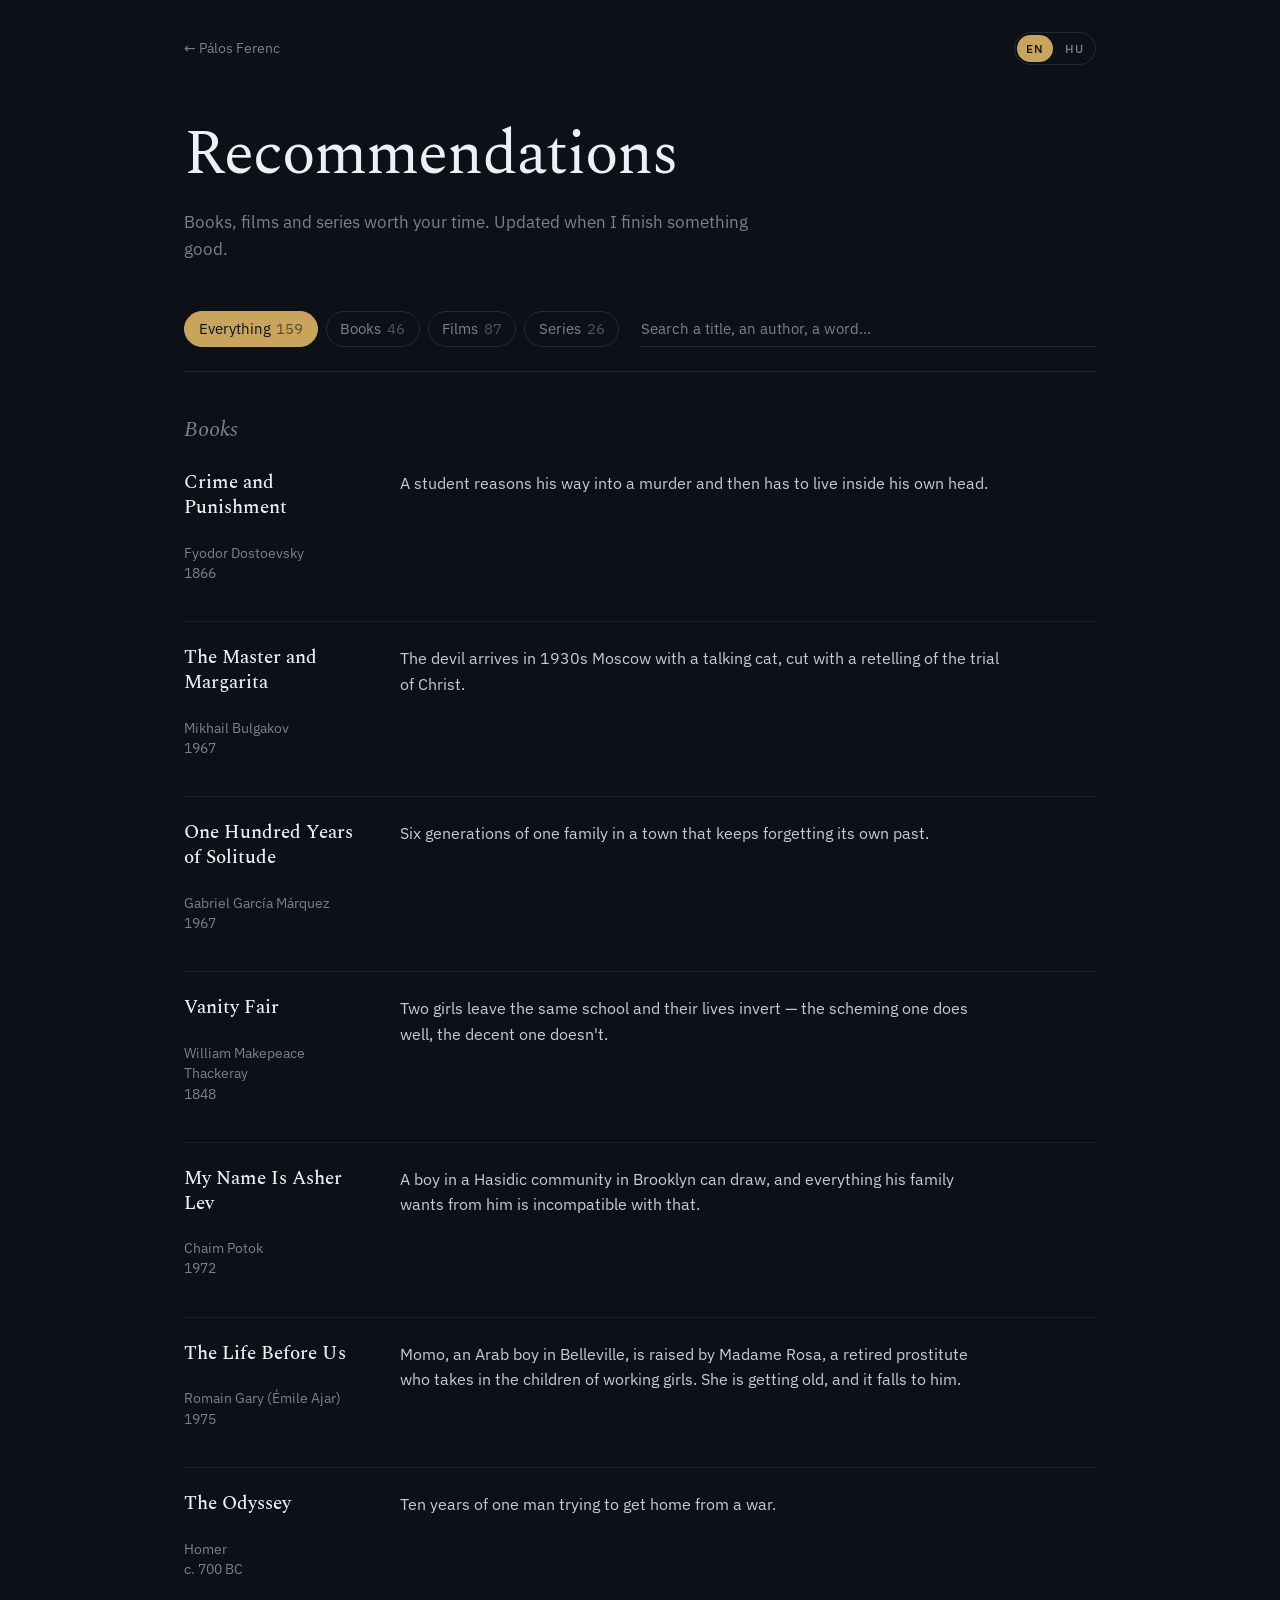
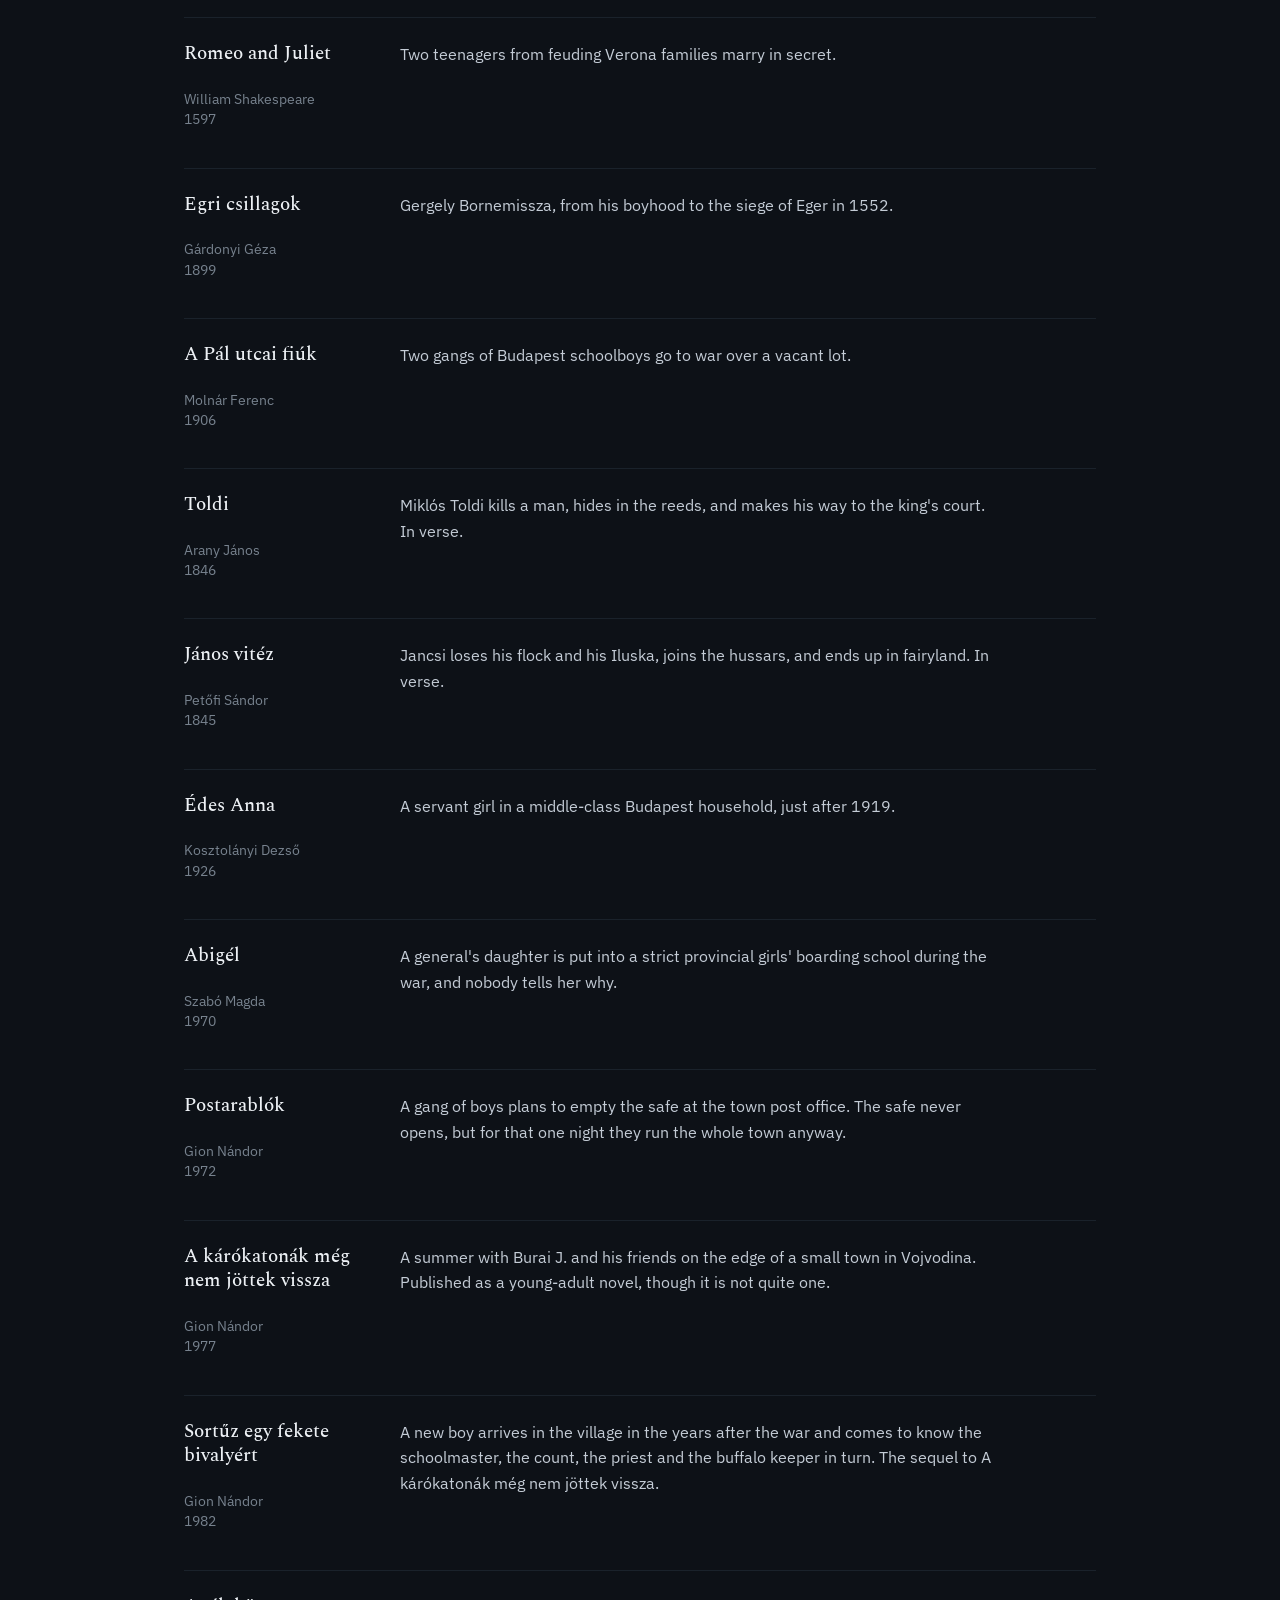
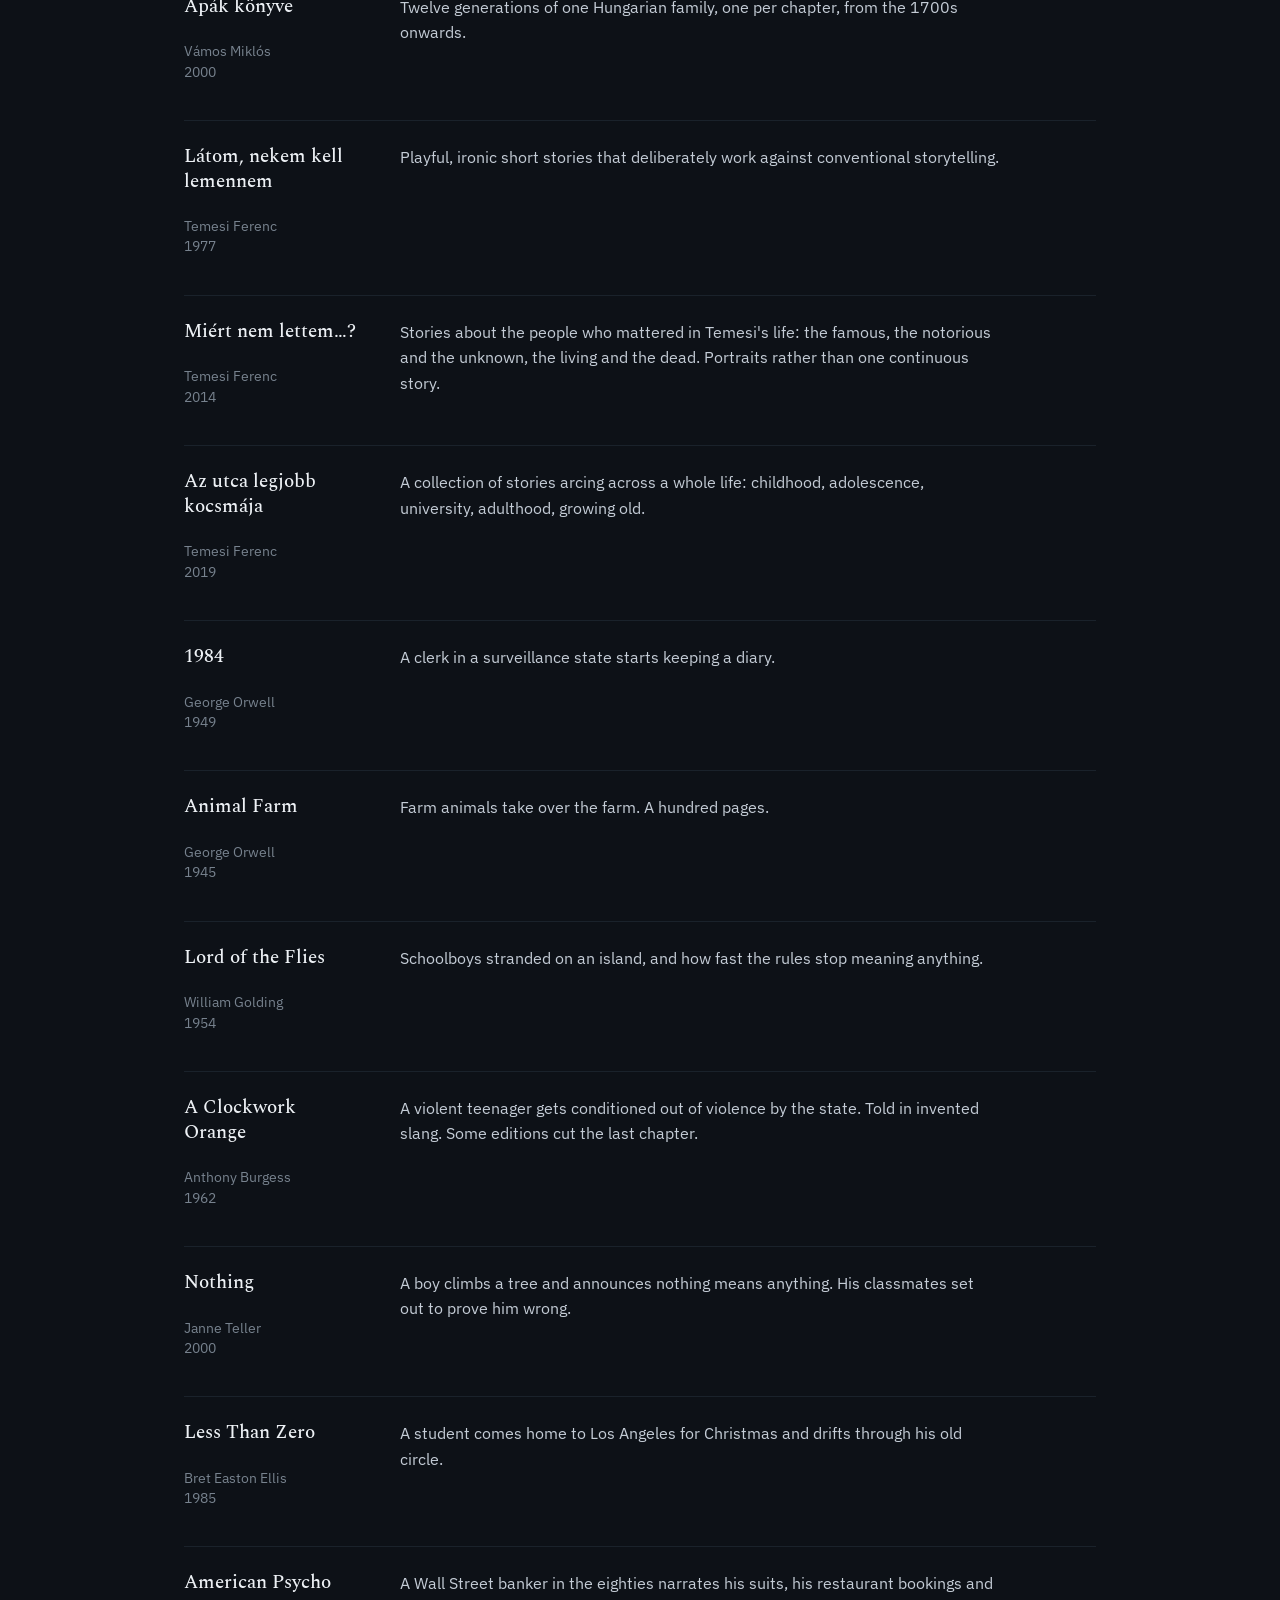
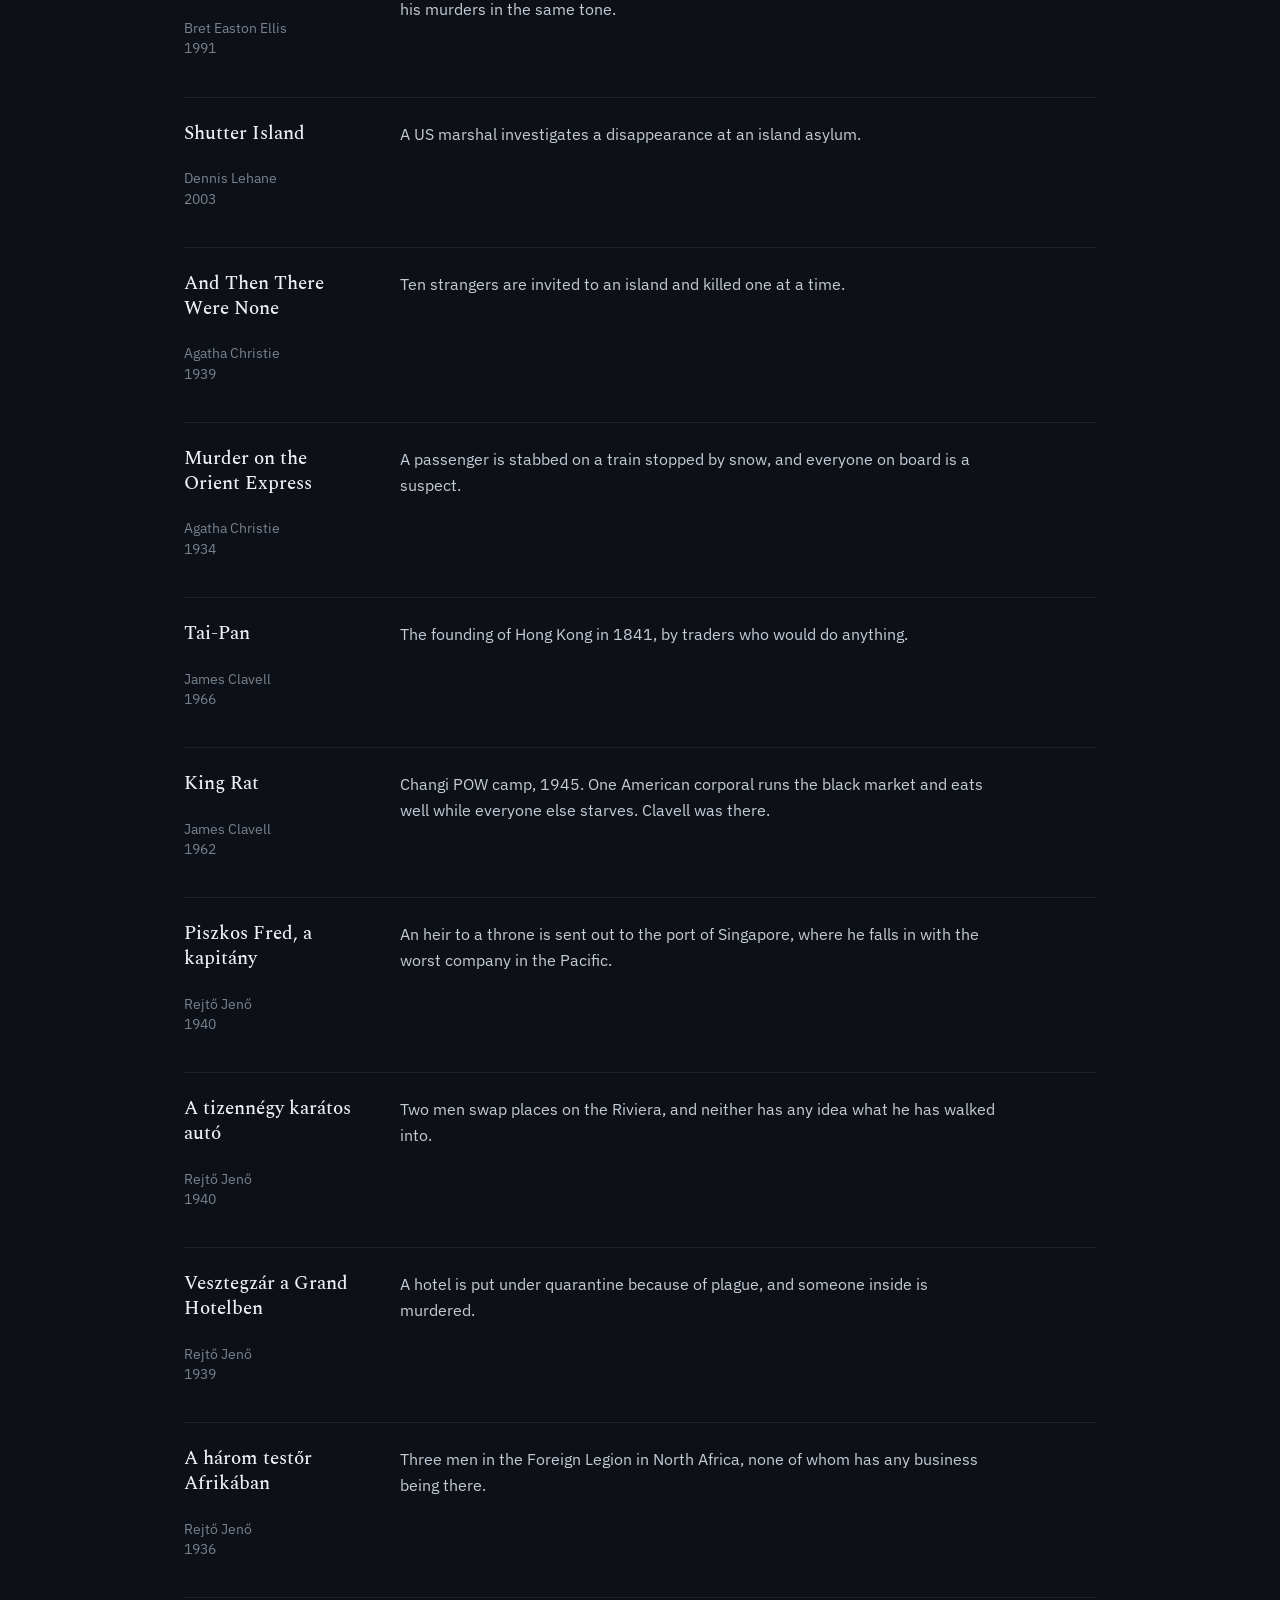
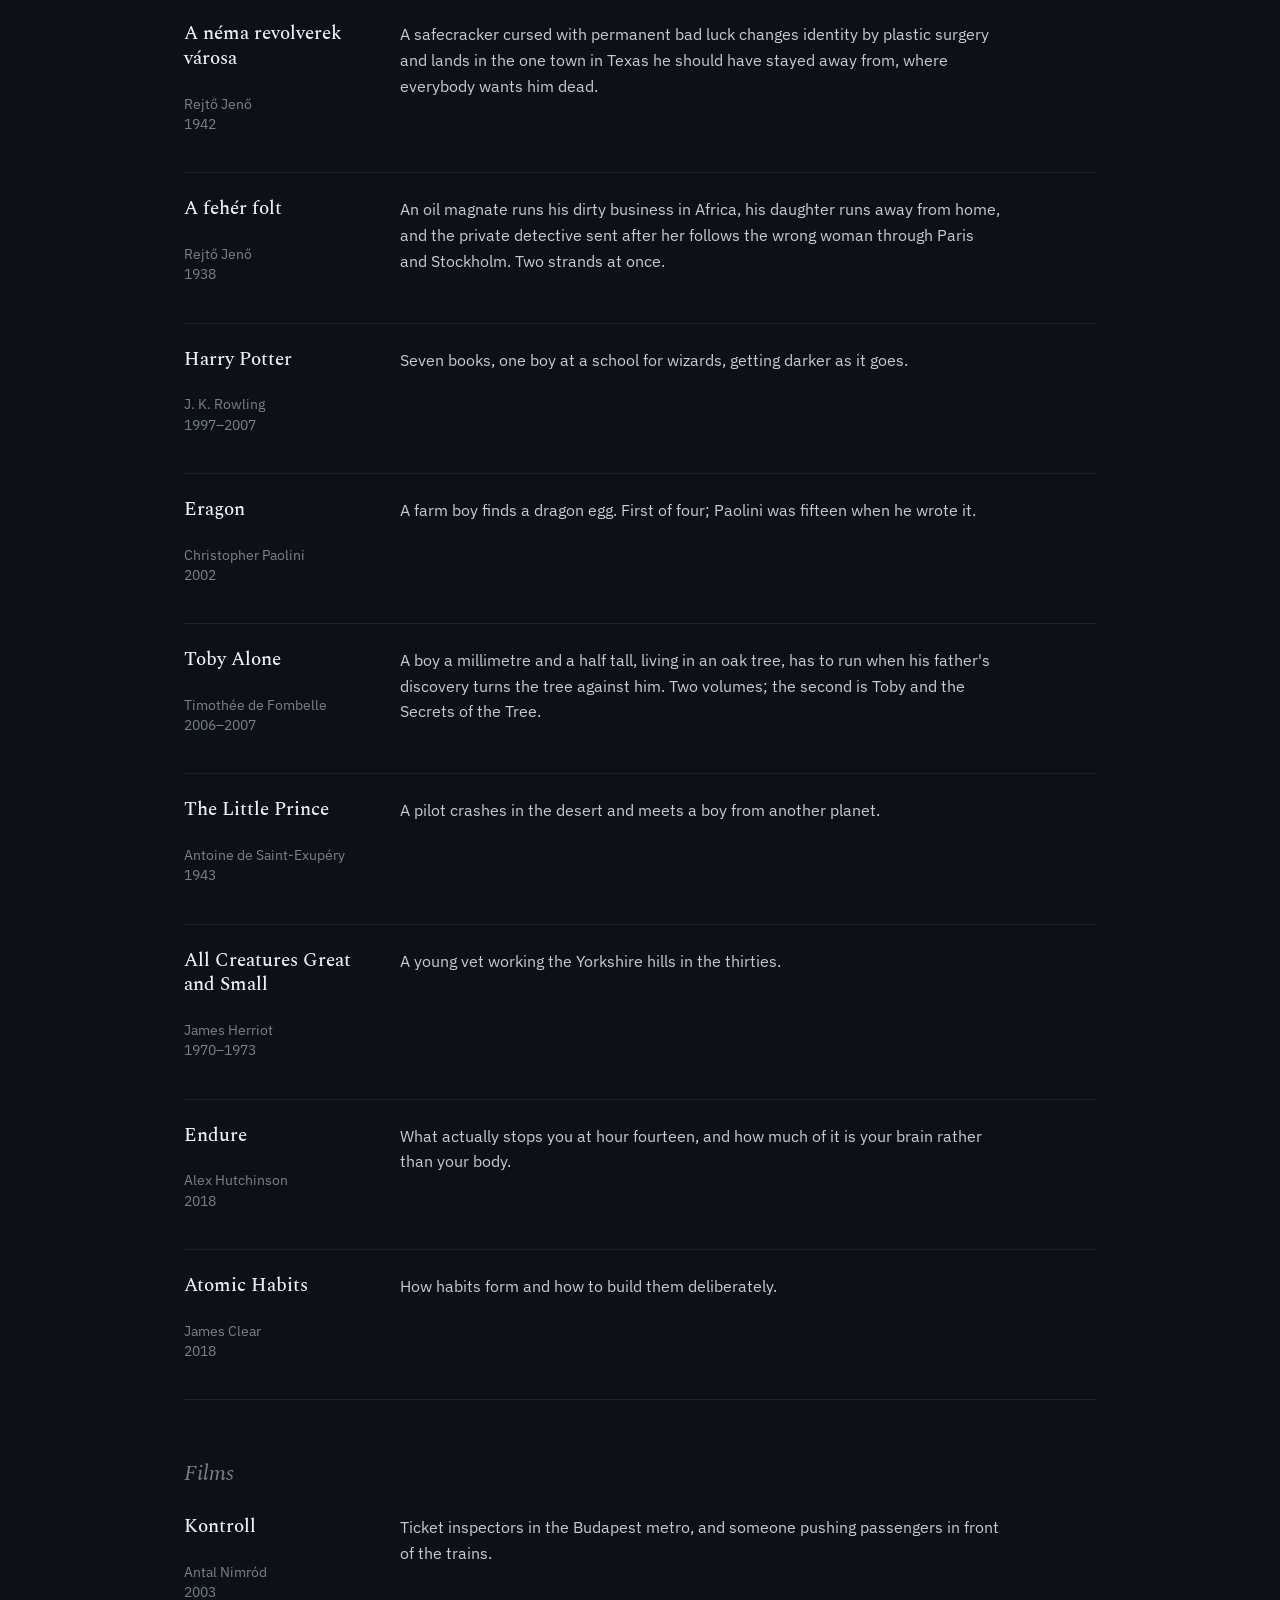
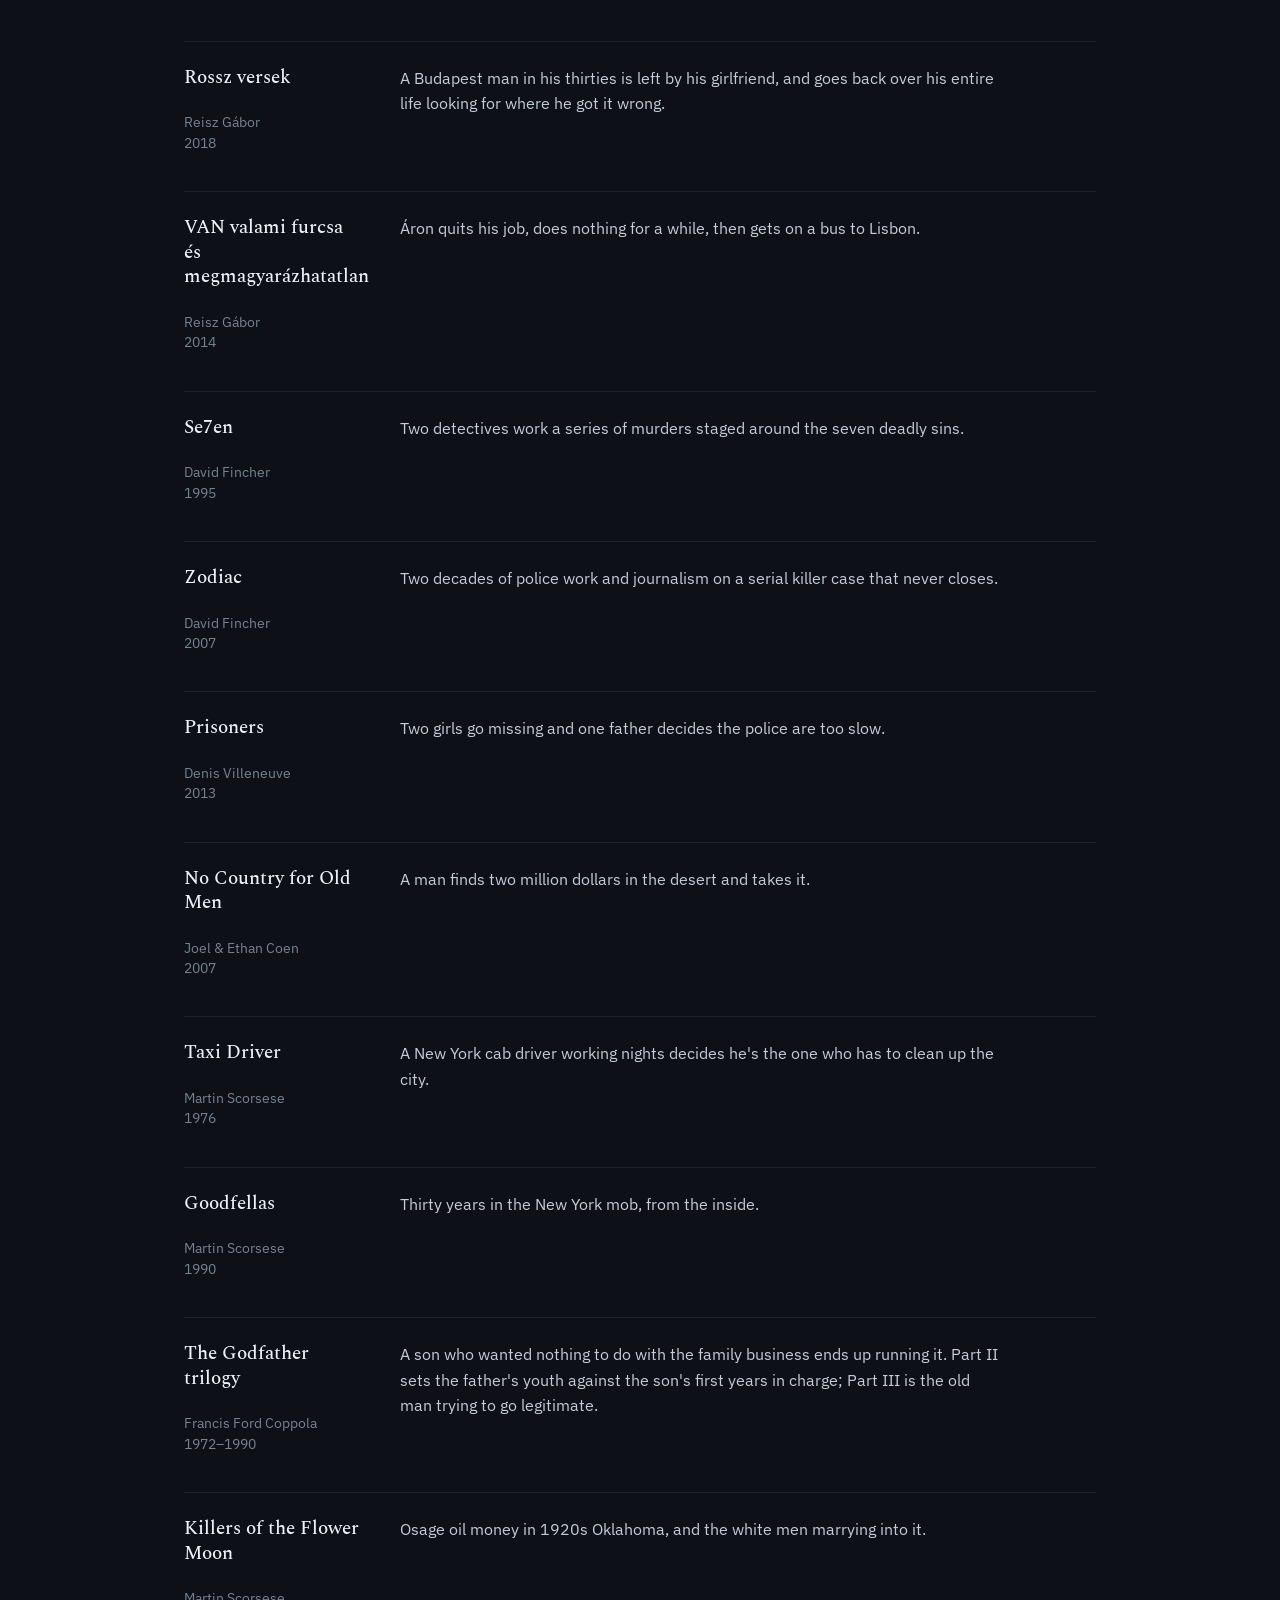
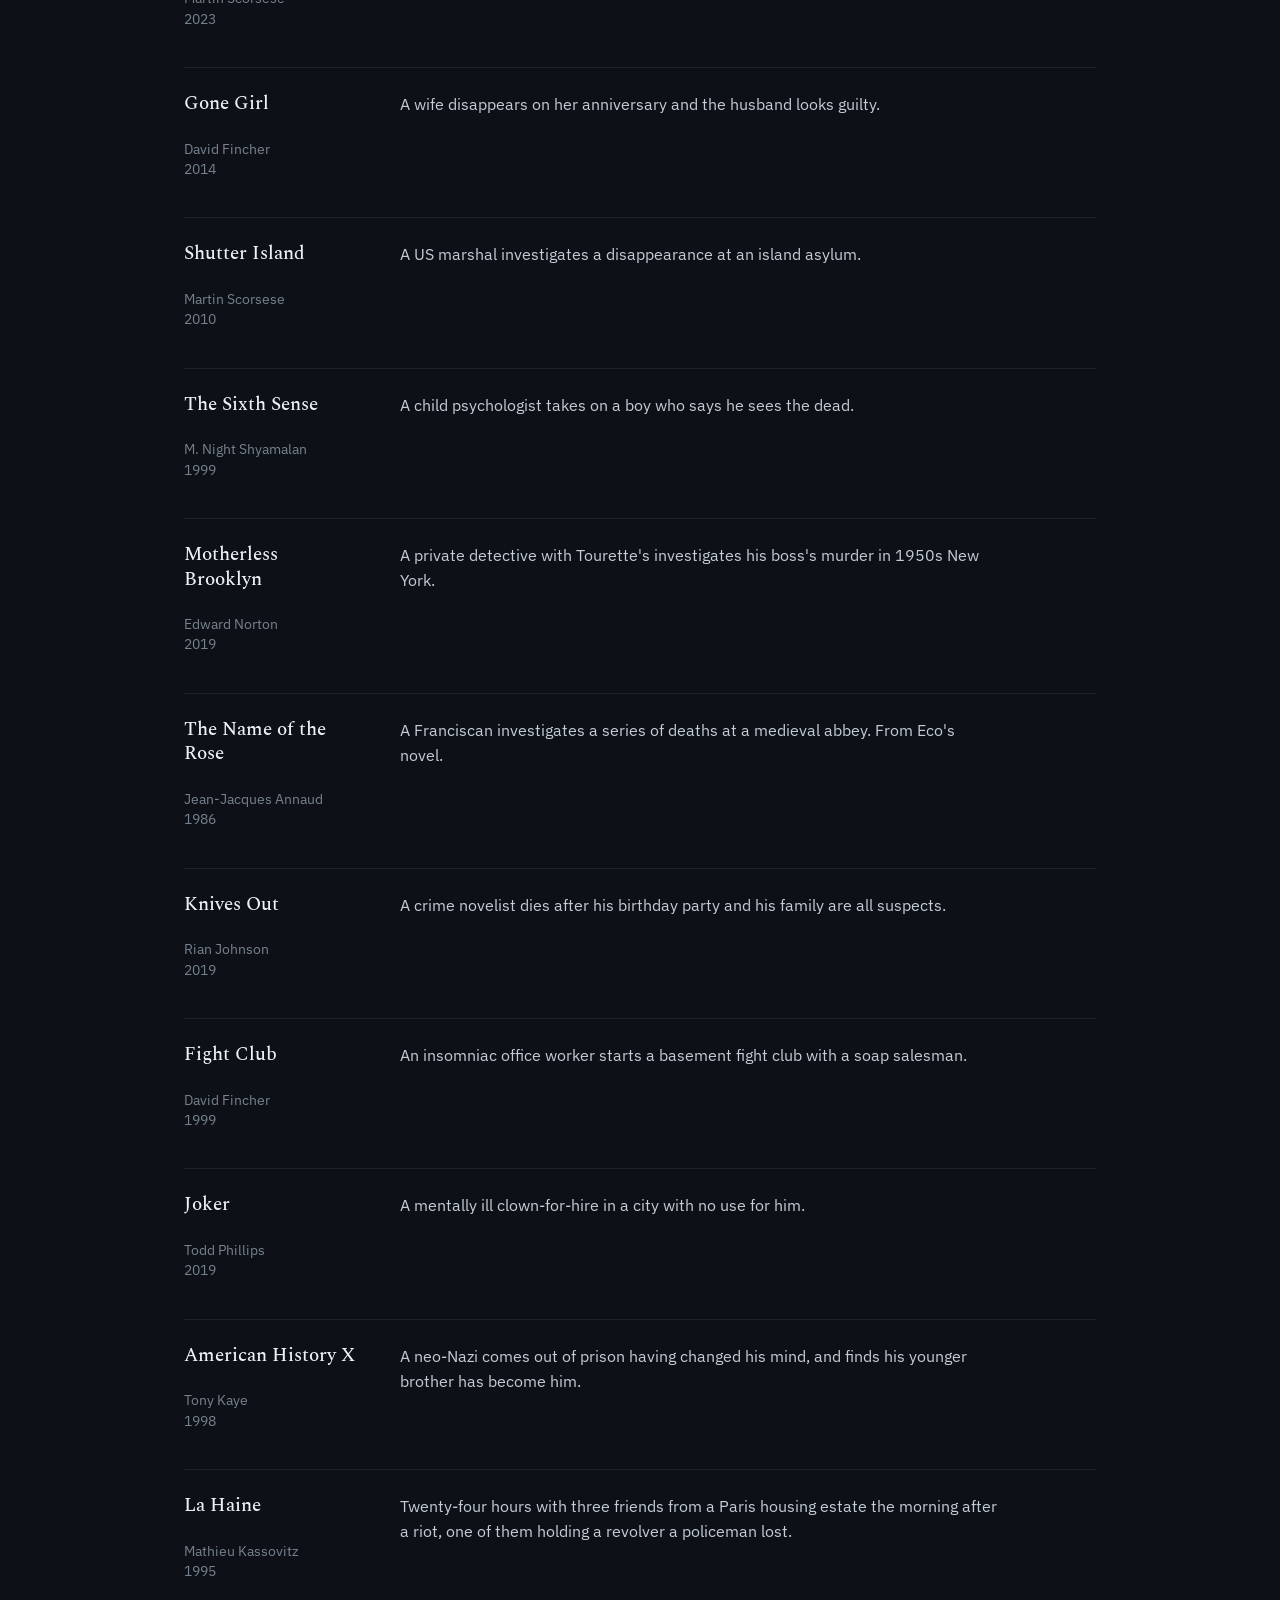
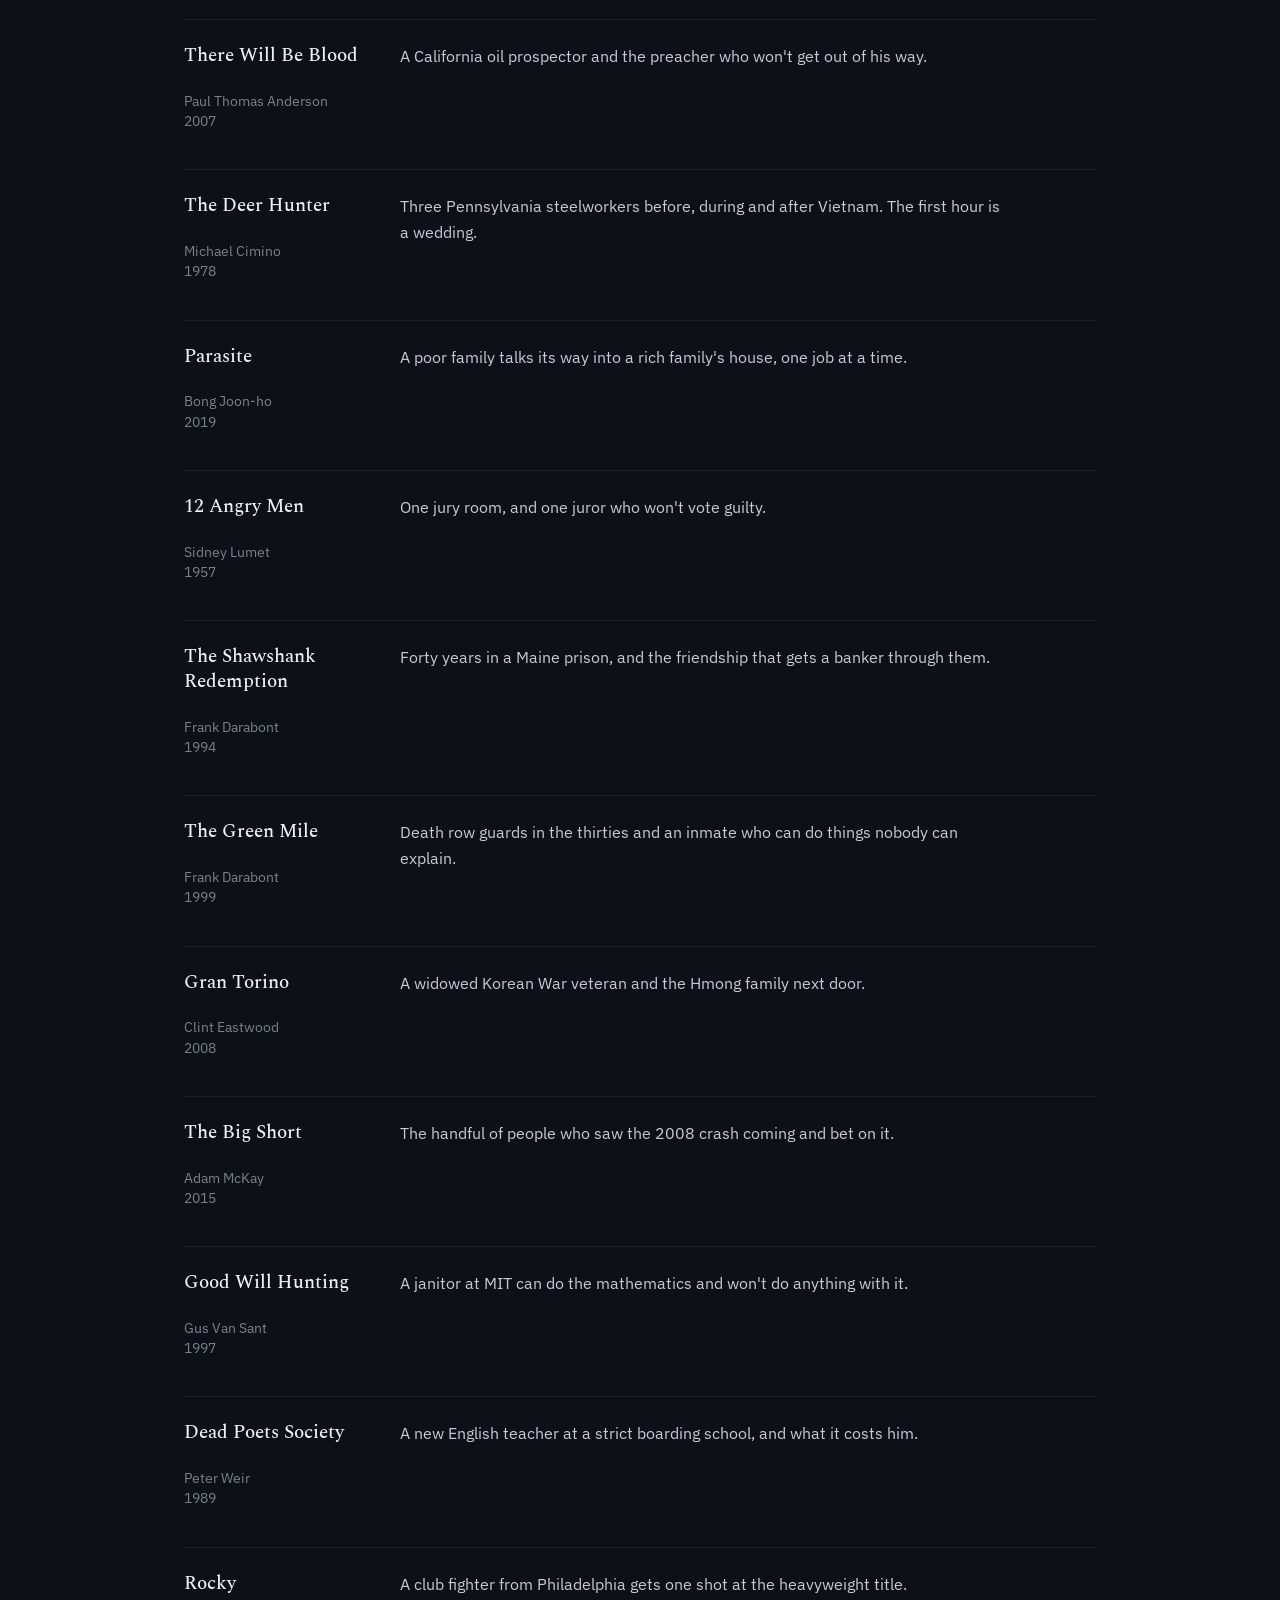
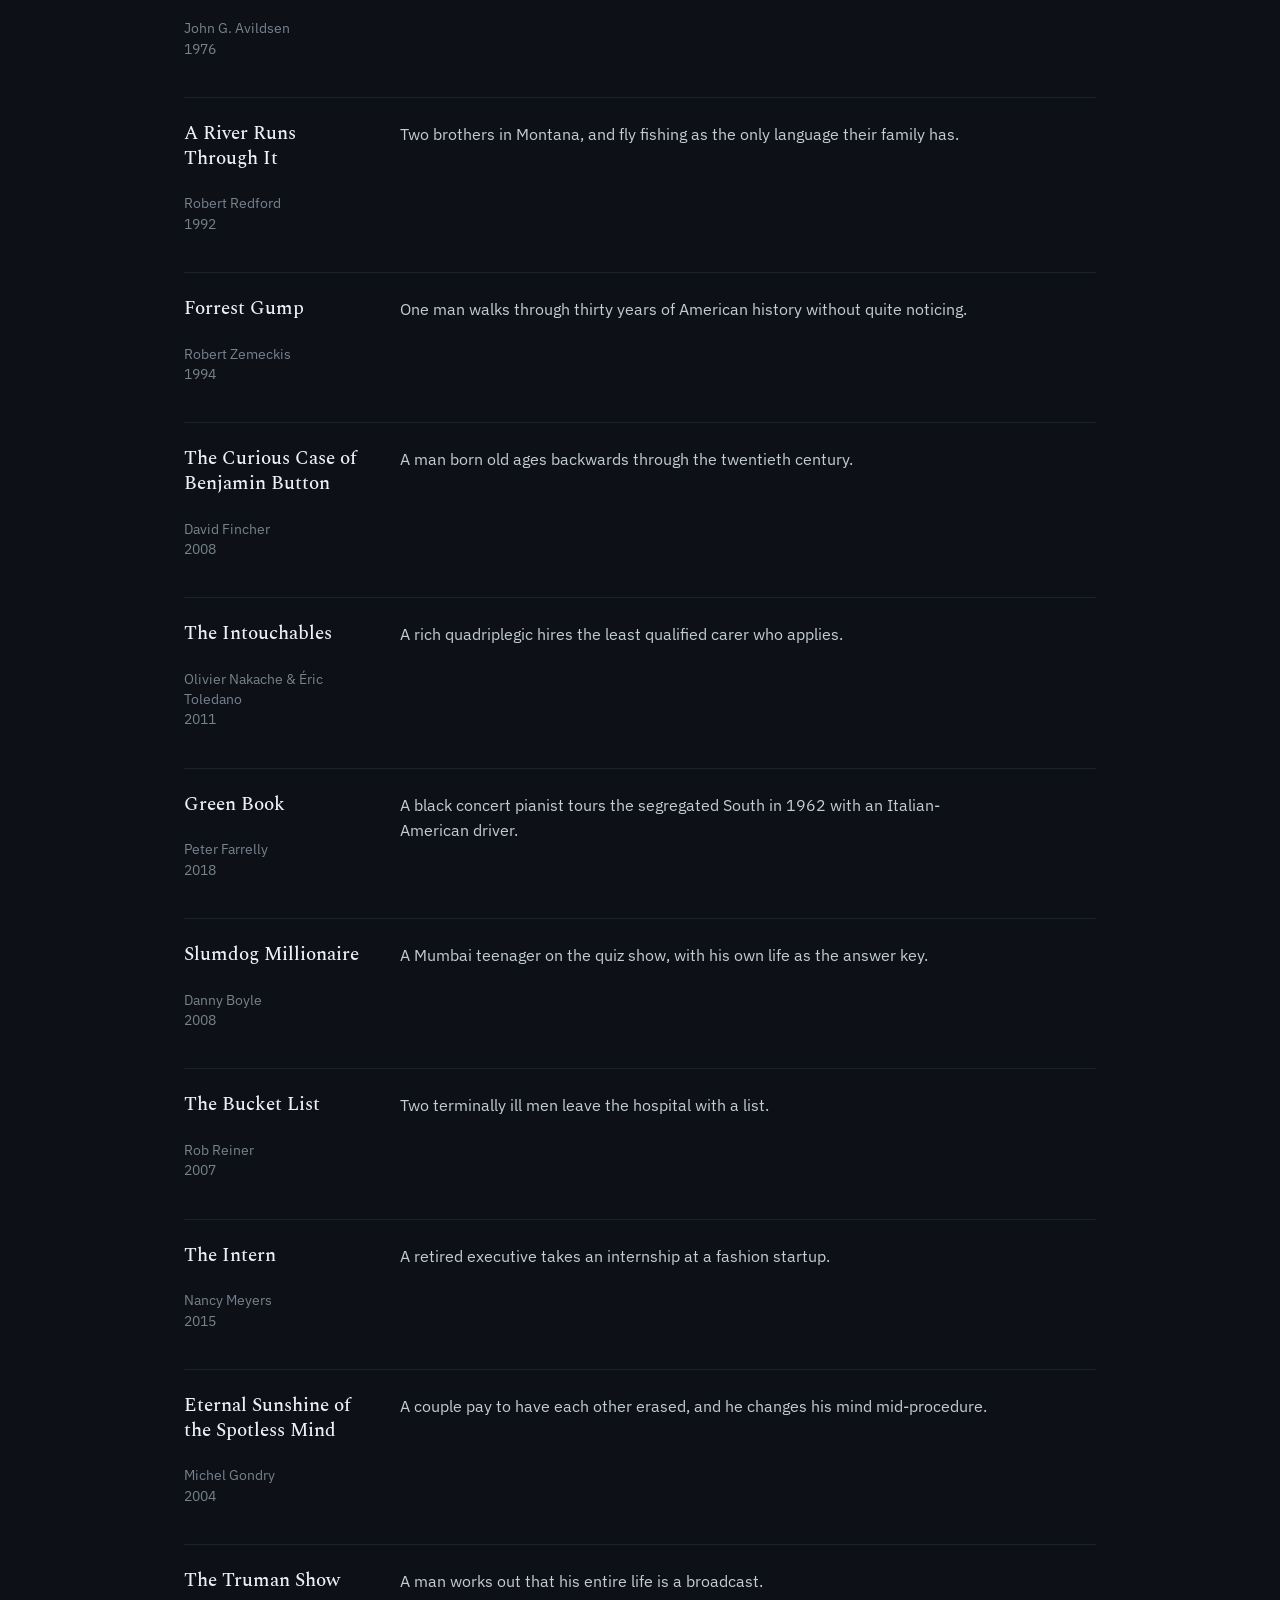
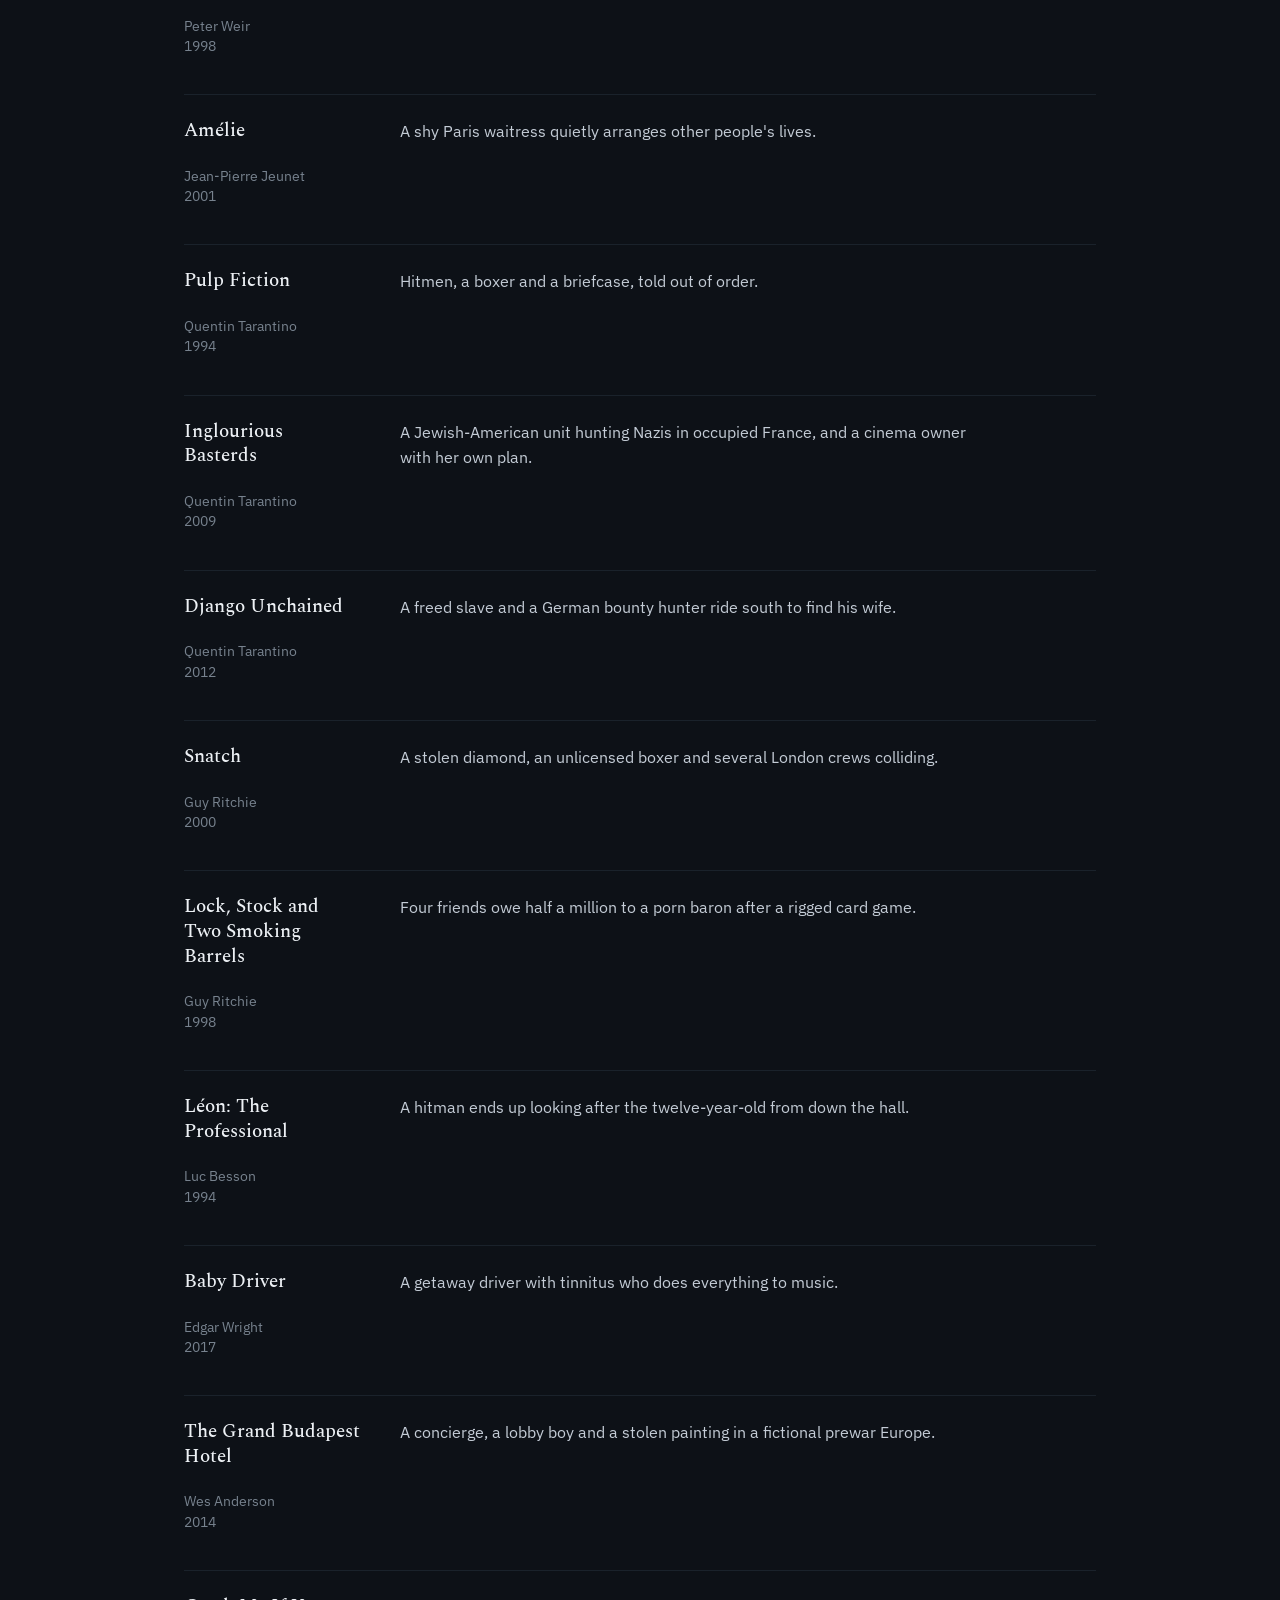
<file: recommendations/index.html>
<!DOCTYPE html>
<html lang="en-GB">
<head>
<meta charset="utf-8">
<meta name="viewport" content="width=device-width, initial-scale=1">
<title data-i18n="meta.title">Recommendations — Pálos Ferenc</title>
<meta name="description" data-i18n-attr="content:meta.description" content="Books, films and series worth your time. Updated when I finish something good.">
<meta name="author" content="Pálos Ferenc">
<meta name="theme-color" content="#0d1117">

<meta property="og:type" content="website">
<meta property="og:title" data-i18n-attr="content:meta.title" content="Recommendations — Pálos Ferenc">
<meta property="og:description" data-i18n-attr="content:meta.description" content="Books, films and series worth your time. Updated when I finish something good.">
<meta property="og:image" content="../assets/profile.jpg">
<meta property="og:locale" data-i18n-attr="content:meta.locale" content="en_GB">
<meta name="twitter:card" content="summary">

<link rel="alternate" hreflang="en" href="./?lang=en">
<link rel="alternate" hreflang="hu" href="./?lang=hu">
<link rel="alternate" hreflang="x-default" href="./">

<link rel="icon" href="../assets/favicon.svg" type="image/svg+xml">
<link rel="preload" href="../assets/fonts/spectral-400-normal-latin.woff2" as="font" type="font/woff2" crossorigin>
<link rel="preload" href="../assets/fonts/ibm-plex-sans-var-latin.woff2" as="font" type="font/woff2" crossorigin>
<style>
  /* ---- self-hosted fonts ----
     Subset from Google Fonts, latin + latin-ext. The latin-ext files are the
     ones carrying the Hungarian long vowels, so don't drop them.
     IBM Plex Sans is a variable font: one file covers 400 and 500. */

  @font-face {
    font-family: 'Spectral';
    font-style: normal;
    font-weight: 400;
    font-display: swap;
    src: url(../assets/fonts/spectral-400-normal-latin.woff2) format('woff2');
    unicode-range: U+0000-00FF, U+0131, U+0152-0153, U+02BB-02BC, U+02C6, U+02DA, U+02DC, U+0304, U+0308, U+0329, U+2000-206F, U+20AC, U+2122, U+2191, U+2193, U+2212, U+2215, U+FEFF, U+FFFD;
  }
  @font-face {
    font-family: 'Spectral';
    font-style: normal;
    font-weight: 400;
    font-display: swap;
    src: url(../assets/fonts/spectral-400-normal-latin-ext.woff2) format('woff2');
    unicode-range: U+0100-02BA, U+02BD-02C5, U+02C7-02CC, U+02CE-02D7, U+02DD-02FF, U+0304, U+0308, U+0329, U+1D00-1DBF, U+1E00-1E9F, U+1EF2-1EFF, U+2020, U+20A0-20AB, U+20AD-20C0, U+2113, U+2C60-2C7F, U+A720-A7FF;
  }
  @font-face {
    font-family: 'Spectral';
    font-style: normal;
    font-weight: 500;
    font-display: swap;
    src: url(../assets/fonts/spectral-500-normal-latin.woff2) format('woff2');
    unicode-range: U+0000-00FF, U+0131, U+0152-0153, U+02BB-02BC, U+02C6, U+02DA, U+02DC, U+0304, U+0308, U+0329, U+2000-206F, U+20AC, U+2122, U+2191, U+2193, U+2212, U+2215, U+FEFF, U+FFFD;
  }
  @font-face {
    font-family: 'Spectral';
    font-style: normal;
    font-weight: 500;
    font-display: swap;
    src: url(../assets/fonts/spectral-500-normal-latin-ext.woff2) format('woff2');
    unicode-range: U+0100-02BA, U+02BD-02C5, U+02C7-02CC, U+02CE-02D7, U+02DD-02FF, U+0304, U+0308, U+0329, U+1D00-1DBF, U+1E00-1E9F, U+1EF2-1EFF, U+2020, U+20A0-20AB, U+20AD-20C0, U+2113, U+2C60-2C7F, U+A720-A7FF;
  }
  @font-face {
    font-family: 'Spectral';
    font-style: italic;
    font-weight: 400;
    font-display: swap;
    src: url(../assets/fonts/spectral-400-italic-latin.woff2) format('woff2');
    unicode-range: U+0000-00FF, U+0131, U+0152-0153, U+02BB-02BC, U+02C6, U+02DA, U+02DC, U+0304, U+0308, U+0329, U+2000-206F, U+20AC, U+2122, U+2191, U+2193, U+2212, U+2215, U+FEFF, U+FFFD;
  }
  @font-face {
    font-family: 'Spectral';
    font-style: italic;
    font-weight: 400;
    font-display: swap;
    src: url(../assets/fonts/spectral-400-italic-latin-ext.woff2) format('woff2');
    unicode-range: U+0100-02BA, U+02BD-02C5, U+02C7-02CC, U+02CE-02D7, U+02DD-02FF, U+0304, U+0308, U+0329, U+1D00-1DBF, U+1E00-1E9F, U+1EF2-1EFF, U+2020, U+20A0-20AB, U+20AD-20C0, U+2113, U+2C60-2C7F, U+A720-A7FF;
  }
  @font-face {
    font-family: 'IBM Plex Sans';
    font-style: normal;
    font-weight: 400 500;
    font-display: swap;
    src: url(../assets/fonts/ibm-plex-sans-var-latin.woff2) format('woff2');
    unicode-range: U+0000-00FF, U+0131, U+0152-0153, U+02BB-02BC, U+02C6, U+02DA, U+02DC, U+0304, U+0308, U+0329, U+2000-206F, U+20AC, U+2122, U+2191, U+2193, U+2212, U+2215, U+FEFF, U+FFFD;
  }
  @font-face {
    font-family: 'IBM Plex Sans';
    font-style: normal;
    font-weight: 400 500;
    font-display: swap;
    src: url(../assets/fonts/ibm-plex-sans-var-latin-ext.woff2) format('woff2');
    unicode-range: U+0100-02BA, U+02BD-02C5, U+02C7-02CC, U+02CE-02D7, U+02DD-02FF, U+0304, U+0308, U+0329, U+1D00-1DBF, U+1E00-1E9F, U+1EF2-1EFF, U+2020, U+20A0-20AB, U+20AD-20C0, U+2113, U+2C60-2C7F, U+A720-A7FF;
  }

  :root {
    --bg:         #0d1117;
    --rule:       #222b35;
    --rule-soft:  #1a222b;
    --ink:        #c4ccd6;
    --ink-strong: #edf1f5;
    --ink-mute:   #77828e;
    --accent:     #c8a45c;

    --serif: "Spectral", Georgia, "Times New Roman", serif;
    --sans:  "IBM Plex Sans", system-ui, -apple-system, "Segoe UI", sans-serif;

    --measure: 60ch;
  }

  *, *::before, *::after { box-sizing: border-box; }

  html { -webkit-text-size-adjust: 100%; }

  body {
    margin: 0;
    background: var(--bg);
    color: var(--ink);
    font-family: var(--sans);
    font-size: 1rem;
    line-height: 1.6;
    -webkit-font-smoothing: antialiased;
  }

  .wrap {
    max-width: 60rem;
    margin: 0 auto;
    padding: 2rem 1.5rem 6rem;
  }

  a { color: inherit; }

  :focus-visible {
    outline: 2px solid var(--accent);
    outline-offset: 3px;
    border-radius: 2px;
  }

  .skip {
    position: absolute;
    left: -9999px;
  }
  .skip:focus {
    left: 1.5rem;
    top: 1rem;
    padding: .5rem .75rem;
    background: var(--bg);
    border: 1px solid var(--accent);
    z-index: 10;
  }

  /* ---- masthead ---- */

  .masthead {
    display: flex;
    align-items: center;
    justify-content: space-between;
    gap: 1rem;
  }

  .lang-switch {
    display: inline-flex;
    gap: 2px;
    padding: 2px;
    border: 1px solid var(--rule);
    border-radius: 999px;
  }

  .lang-btn {
    font: inherit;
    font-size: .75rem;
    font-weight: 500;
    letter-spacing: .06em;
    color: var(--ink-mute);
    background: none;
    border: 0;
    border-radius: 999px;
    padding: .25rem .6rem;
    cursor: pointer;
    transition: color .15s ease, background-color .15s ease;
  }
  .lang-btn:hover { color: var(--ink-strong); }
  .lang-btn[aria-pressed="true"] {
    color: var(--bg);
    background: var(--accent);
    cursor: default;
  }

  .back {
    display: inline-block;
    font-size: .875rem;
    color: var(--ink-mute);
    text-decoration: none;
    padding: .25rem 0;
  }
  .back:hover { color: var(--ink-strong); }

  .lede {
    margin: 3.5rem 0 3rem;
  }

  h1 {
    font-family: var(--serif);
    font-weight: 400;
    font-size: clamp(2.1rem, 6.5vw, 3.9rem);
    line-height: 1.08;
    letter-spacing: -0.015em;
    color: var(--ink-strong);
    margin: 0 0 1.25rem;
    max-width: 18ch;
    text-wrap: balance;
  }

  .lede p {
    margin: 0;
    max-width: var(--measure);
    color: var(--ink-mute);
    font-size: 1.0625rem;
  }

  /* ---- controls ---- */

  .controls {
    display: flex;
    flex-wrap: wrap;
    align-items: center;
    gap: .5rem 1.25rem;
    padding-bottom: 1.5rem;
    border-bottom: 1px solid var(--rule);
  }

  .filters {
    display: flex;
    flex-wrap: wrap;
    gap: .5rem;
    margin: 0;
    padding: 0;
  }

  .chip {
    font: inherit;
    font-size: .9375rem;
    color: var(--ink-mute);
    background: none;
    border: 1px solid var(--rule);
    border-radius: 999px;
    padding: .3rem .85rem;
    cursor: pointer;
    transition: color .15s ease, border-color .15s ease;
  }
  .chip:hover { color: var(--ink-strong); border-color: var(--ink-mute); }
  .chip[aria-pressed="true"] {
    color: var(--bg);
    background: var(--accent);
    border-color: var(--accent);
  }
  .chip .n {
    color: inherit;
    opacity: .6;
    margin-left: .35rem;
  }

  .search {
    flex: 1 1 12rem;
    min-width: 10rem;
  }
  .search input {
    font: inherit;
    font-size: .9375rem;
    width: 100%;
    color: var(--ink-strong);
    background: none;
    border: none;
    border-bottom: 1px solid var(--rule);
    padding: .35rem .1rem;
  }
  .search input::placeholder { color: var(--ink-mute); }
  .search input:focus {
    outline: none;
    border-bottom-color: var(--accent);
  }

  /* ---- list ---- */

  #list {
    transition: opacity .12s ease;
  }
  #list.swapping { opacity: 0; }

  .group + .group { margin-top: 3.5rem; }

  .group h2 {
    font-family: var(--serif);
    font-weight: 400;
    font-style: italic;
    font-size: 1.375rem;
    color: var(--ink-mute);
    margin: 2.5rem 0 0;
  }
  .group.solo h2 { display: none; }

  .entry {
    display: grid;
    grid-template-columns: minmax(0, 11rem) minmax(0, 1fr);
    gap: .5rem 2.5rem;
    padding: 1.5rem 0;
    border-bottom: 1px solid var(--rule-soft);
  }

  .entry h3 {
    font-family: var(--serif);
    font-weight: 500;
    font-size: 1.1875rem;
    line-height: 1.3;
    color: var(--ink-strong);
    margin: 0;
  }

  .entry .by {
    grid-column: 1;
    font-size: .875rem;
    color: var(--ink-mute);
    line-height: 1.45;
  }

  .entry .note {
    grid-column: 2;
    grid-row: 1 / span 2;
    margin: 0;
    max-width: var(--measure);
    align-self: start;
  }

  .entry mark {
    background: rgba(200, 164, 92, .18);
    color: var(--ink-strong);
    border-radius: 2px;
  }

  .empty {
    padding: 3rem 0;
    max-width: var(--measure);
    color: var(--ink-mute);
  }

  footer {
    margin-top: 4rem;
    padding-top: 1.5rem;
    border-top: 1px solid var(--rule);
    font-size: .875rem;
    color: var(--ink-mute);
  }
  footer a { color: var(--ink); text-decoration-color: var(--rule); }
  footer a:hover { color: var(--accent); }

  @media (max-width: 44rem) {
    .entry {
      grid-template-columns: 1fr;
      gap: .35rem;
    }
    .entry .note {
      grid-column: 1;
      grid-row: auto;
      margin-top: .5rem;
    }
  }

  @media (prefers-reduced-motion: reduce) {
    * { transition: none !important; }
  }
</style>

<script src="../js/i18n.js"></script>
<script>
I18n.use({

  en: {
    'lang.label':         'Language',

    'meta.title':         'Recommendations — Pálos Ferenc',
    'meta.description':   'Books, films and series worth your time. Updated when I finish something good.',
    'meta.locale':        'en_GB',

    'skip':               'Skip to the list',
    'h1':                 'Recommendations',
    'lede':               'Books, films and series worth your time. Updated when I finish something good.',

    'filters.label':      'Filter by medium',
    'filters.all':        'Everything',

    'group.book':         'Books',
    'group.film':         'Films',
    'group.series':       'Series',

    'search.label':       'Search the list',
    'search.placeholder': 'Search a title, an author, a word…',

    'list.empty':         'Nothing matches that. Try a director, an author, or a word from one of the descriptions.',

    'footer':             'Updated <span id="updated">September 2026</span>. Suggestions welcome — <a href="mailto:ferencpalos.image003@simplelogin.com">send me one</a>.'
  },

  hu: {
    'lang.label':         'Nyelv',

    'meta.title':         'Ajánlók — Pálos Ferenc',
    'meta.description':   'Könyvek, filmek és sorozatok, amikre érdemes időt szánni. Akkor bővül, amikor befejezek valami jót.',
    'meta.locale':        'hu_HU',

    'skip':               'Ugrás a listához',
    'h1':                 'Ajánlók',
    'lede':               'Könyvek, filmek és sorozatok, amikre érdemes időt szánni. Akkor bővül, amikor befejezek valami jót.',

    'filters.label':      'Szűrés típus szerint',
    'filters.all':        'Mind',

    'group.book':         'Könyvek',
    'group.film':         'Filmek',
    'group.series':       'Sorozatok',

    'search.label':       'Keresés a listában',
    'search.placeholder': 'Cím, szerző vagy egy szó…',

    'list.empty':         'Erre nincs találat. Próbálj egy rendezőt, egy szerzőt, vagy egy szót a leírásokból.',

    'footer':             'Frissítve: <span id="updated">2026. szeptember</span>. Az ajánlatokat szívesen fogadom — <a href="mailto:ferencpalos.image003@simplelogin.com">írj egyet</a>.'
  }

});
</script>
</head>
<body>

<a class="skip" href="#list" data-i18n="skip">Skip to the list</a>

<div class="wrap">

  <div class="masthead">
    <a class="back" href="../">← Pálos Ferenc</a>
    <div class="lang-switch" data-lang-switch></div>
  </div>

  <header class="lede">
    <h1 data-i18n="h1">Recommendations</h1>
    <p data-i18n="lede">Books, films and series worth your time. Updated when I finish something good.</p>
  </header>

  <div class="controls">
    <div class="filters" id="filters" role="group" data-i18n-attr="aria-label:filters.label" aria-label="Filter by medium"></div>
    <div class="search">
      <label class="skip" for="q" data-i18n="search.label">Search the list</label>
      <input id="q" type="search" data-i18n-attr="placeholder:search.placeholder" placeholder="Search a title, an author, a word…" autocomplete="off">
    </div>
  </div>

  <main id="list"></main>

  <footer>
    <p data-i18n-html="footer">Updated <span id="updated">September 2026</span>. Suggestions welcome —
    <a href="mailto:ferencpalos.image003@simplelogin.com">send me one</a>.</p>
  </footer>

</div>

<script>
/* ============================================================
   THE LIST — this is the only part you need to edit.

   Add an entry:  { medium: 'book' | 'film' | 'series',
                    title:  'Title',
                    by:     'Author or director',
                    year:   '2007'  (a string, so ranges work),
                    note:   { en: 'One or two sentences on why.',
                              hu: 'Ugyanaz magyarul.' } }

   Titles and names stay in their original language in both versions — a
   Hungarian book keeps its Hungarian title for an English reader. Only the
   notes are translated. Any field may be written as { en: …, hu: … } if it
   really does differ; `year` on The Odyssey is the one that does.

   Order inside each medium is the order shown. No ratings by design.
   ============================================================ */

const DATA = [

  /* ---------- BOOKS ---------- */

  { medium: 'book', title: 'Crime and Punishment',
    by: 'Fyodor Dostoevsky', year: '1866',
    note: { en: 'A student reasons his way into a murder and then has to live inside his own head.',
            hu: 'Egy diák elméletben levezeti, hogy joga van ölni, aztán együtt kell élnie a saját fejével.' } },

  { medium: 'book', title: 'The Master and Margarita',
    by: 'Mikhail Bulgakov', year: '1967',
    note: { en: 'The devil arrives in 1930s Moscow with a talking cat, cut with a retelling of the trial of Christ.',
            hu: 'Az ördög megérkezik az 1930-as évek Moszkvájába egy beszélő macska kíséretében, a történet közé vágva Krisztus perének újramesélése.' } },

  { medium: 'book', title: 'One Hundred Years of Solitude',
    by: 'Gabriel García Márquez', year: '1967',
    note: { en: 'Six generations of one family in a town that keeps forgetting its own past.',
            hu: 'Egy család hat nemzedéke egy városban, amely folyton elfelejti a saját múltját.' } },

  { medium: 'book', title: 'Vanity Fair',
    by: 'William Makepeace Thackeray', year: '1848',
    note: { en: 'Two girls leave the same school and their lives invert — the scheming one does well, the decent one doesn\'t.',
            hu: 'Két lány ugyanabból az iskolából indul, és az életük felcserélődik — az intrikus boldogul, a tisztességes nem.' } },

  { medium: 'book', title: 'My Name Is Asher Lev',
    by: 'Chaim Potok', year: '1972',
    note: { en: 'A boy in a Hasidic community in Brooklyn can draw, and everything his family wants from him is incompatible with that.',
            hu: 'Egy brooklyni haszid közösségben élő fiú tud rajzolni, és minden, amit a családja vár tőle, összeegyeztethetetlen ezzel.' } },

  { medium: 'book', title: 'The Life Before Us',
    by: 'Romain Gary (Émile Ajar)', year: '1975',
    note: { en: 'Momo, an Arab boy in Belleville, is raised by Madame Rosa, a retired prostitute who takes in the children of working girls. She is getting old, and it falls to him.',
            hu: 'Momót, egy belleville-i arab kisfiút Madame Rosa neveli, a visszavonult prostituált, aki dolgozó lányok gyerekeit fogadja be. Az asszony öregszik, és a teher a fiúra száll.' } },

  { medium: 'book', title: 'The Odyssey',
    by: 'Homer', year: { en: 'c. 700 BC', hu: 'kb. i. e. 700' },
    note: { en: 'Ten years of one man trying to get home from a war.',
            hu: 'Tíz év, amíg egy ember hazajut egy háborúból.' } },

  { medium: 'book', title: 'Romeo and Juliet',
    by: 'William Shakespeare', year: '1597',
    note: { en: 'Two teenagers from feuding Verona families marry in secret.',
            hu: 'Két tizenéves két egymással viszálykodó veronai családból titokban összeházasodik.' } },

  { medium: 'book', title: 'Egri csillagok',
    by: 'Gárdonyi Géza', year: '1899',
    note: { en: 'Gergely Bornemissza, from his boyhood to the siege of Eger in 1552.',
            hu: 'Bornemissza Gergely gyerekkorától az 1552-es egri ostromig.' } },

  { medium: 'book', title: 'A Pál utcai fiúk',
    by: 'Molnár Ferenc', year: '1906',
    note: { en: 'Two gangs of Budapest schoolboys go to war over a vacant lot.',
            hu: 'Két pesti diákcsapat háborúja egy foghíjtelekért.' } },

  { medium: 'book', title: 'Toldi',
    by: 'Arany János', year: '1846',
    note: { en: 'Miklós Toldi kills a man, hides in the reeds, and makes his way to the king\'s court. In verse.',
            hu: 'Toldi Miklós agyonüt egy embert, a nádasba menekül, majd eljut a király udvarába. Verses.' } },

  { medium: 'book', title: 'János vitéz',
    by: 'Petőfi Sándor', year: '1845',
    note: { en: 'Jancsi loses his flock and his Iluska, joins the hussars, and ends up in fairyland. In verse.',
            hu: 'Kukorica Jancsi elveszti a nyáját és Iluskát, beáll huszárnak, és Tündérországban köt ki. Verses.' } },

  { medium: 'book', title: 'Édes Anna',
    by: 'Kosztolányi Dezső', year: '1926',
    note: { en: 'A servant girl in a middle-class Budapest household, just after 1919.',
            hu: 'Egy cselédlány egy budapesti polgári házban, közvetlenül 1919 után.' } },

  { medium: 'book', title: 'Abigél',
    by: 'Szabó Magda', year: '1970',
    note: { en: 'A general\'s daughter is put into a strict provincial girls\' boarding school during the war, and nobody tells her why.',
            hu: 'Egy tábornok lányát a háború alatt szigorú vidéki leánynevelő intézetbe adják, és nem mondják meg neki, miért.' } },

  { medium: 'book', title: 'Postarablók',
    by: 'Gion Nándor', year: '1972',
    note: { en: 'A gang of boys plans to empty the safe at the town post office. The safe never opens, but for that one night they run the whole town anyway.',
            hu: 'Egy fiúbanda kitervelte, hogy kirámolja a városi posta vaskasszáját. A kassza nem nyílik ki, de aznap éjszaka mégis ők irányítják az egész várost.' } },

  { medium: 'book', title: 'A kárókatonák még nem jöttek vissza',
    by: 'Gion Nándor', year: '1977',
    note: { en: 'A summer with Burai J. and his friends on the edge of a small town in Vojvodina. Published as a young-adult novel, though it is not quite one.',
            hu: 'Burai J. és a barátai nyara egy vajdasági kisváros peremén. Ifjúsági regényként adták ki, de nem egészen az.' } },

  { medium: 'book', title: 'Sortűz egy fekete bivalyért',
    by: 'Gion Nándor', year: '1982',
    note: { en: 'A new boy arrives in the village in the years after the war and comes to know the schoolmaster, the count, the priest and the buffalo keeper in turn. The sequel to A kárókatonák még nem jöttek vissza.',
            hu: 'Új fiú érkezik a faluba a háború utáni években, és sorra megismeri a tanítót, a grófot, a plébánost meg a bivalyost. A kárókatonák folytatása.' } },

  { medium: 'book', title: 'Apák könyve',
    by: 'Vámos Miklós', year: '2000',
    note: { en: 'Twelve generations of one Hungarian family, one per chapter, from the 1700s onwards.',
            hu: 'Egy magyar család tizenkét nemzedéke, fejezetenként egy, az 1700-as évektől.' } },

  { medium: 'book', title: 'Látom, nekem kell lemennem',
    by: 'Temesi Ferenc', year: '1977',
    note: { en: 'Playful, ironic short stories that deliberately work against conventional storytelling.',
            hu: 'Játékos, ironikus novellák, amelyek szándékosan a hagyományos elbeszélés ellen dolgoznak.' } },

  { medium: 'book', title: 'Miért nem lettem…?',
    by: 'Temesi Ferenc', year: '2014',
    note: { en: 'Stories about the people who mattered in Temesi\'s life: the famous, the notorious and the unknown, the living and the dead. Portraits rather than one continuous story.',
            hu: 'Novellák emberekről, akik számítottak Temesi életében: híresek, hírhedtek és ismeretlenek, élők és holtak. Portrék, nem összefüggő történet.' } },

  { medium: 'book', title: 'Az utca legjobb kocsmája',
    by: 'Temesi Ferenc', year: '2019',
    note: { en: 'A collection of stories arcing across a whole life: childhood, adolescence, university, adulthood, growing old.',
            hu: 'Novelláskötet, ami egy teljes életen ível át: gyerekkor, kamaszkor, egyetem, felnőttkor, öregedés.' } },

  { medium: 'book', title: '1984',
    by: 'George Orwell', year: '1949',
    note: { en: 'A clerk in a surveillance state starts keeping a diary.',
            hu: 'Egy hivatalnok egy megfigyelő államban naplót kezd írni.' } },

  { medium: 'book', title: 'Animal Farm',
    by: 'George Orwell', year: '1945',
    note: { en: 'Farm animals take over the farm. A hundred pages.',
            hu: 'A háziállatok átveszik a gazdaságot. Száz oldal.' } },

  { medium: 'book', title: 'Lord of the Flies',
    by: 'William Golding', year: '1954',
    note: { en: 'Schoolboys stranded on an island, and how fast the rules stop meaning anything.',
            hu: 'Iskolás fiúk rekednek egy szigeten, és kiderül, milyen gyorsan veszítik érvényüket a szabályok.' } },

  { medium: 'book', title: 'A Clockwork Orange',
    by: 'Anthony Burgess', year: '1962',
    note: { en: 'A violent teenager gets conditioned out of violence by the state. Told in invented slang. Some editions cut the last chapter.',
            hu: 'Egy erőszakos kamaszból az állam kondicionálással irtja ki az erőszakot. Kitalált szlengben elbeszélve. Néhány kiadásból hiányzik az utolsó fejezet.' } },

  { medium: 'book', title: 'Nothing',
    by: 'Janne Teller', year: '2000',
    note: { en: 'A boy climbs a tree and announces nothing means anything. His classmates set out to prove him wrong.',
            hu: 'Egy fiú felmászik egy fára, és kijelenti, hogy semminek nincs értelme. Az osztálytársai nekiállnak bebizonyítani az ellenkezőjét.' } },

  { medium: 'book', title: 'Less Than Zero',
    by: 'Bret Easton Ellis', year: '1985',
    note: { en: 'A student comes home to Los Angeles for Christmas and drifts through his old circle.',
            hu: 'Egy egyetemista karácsonyra hazamegy Los Angelesbe, és céltalanul sodródik a régi társaságában.' } },

  { medium: 'book', title: 'American Psycho',
    by: 'Bret Easton Ellis', year: '1991',
    note: { en: 'A Wall Street banker in the eighties narrates his suits, his restaurant bookings and his murders in the same tone.',
            hu: 'Egy nyolcvanas évekbeli Wall Street-i bankár ugyanazon a hangon beszél az öltönyeiről, az asztalfoglalásairól és a gyilkosságairól.' } },

  { medium: 'book', title: 'Shutter Island',
    by: 'Dennis Lehane', year: '2003',
    note: { en: 'A US marshal investigates a disappearance at an island asylum.',
            hu: 'Egy szövetségi marsall egy eltűnés ügyében nyomoz egy szigeten álló elmegyógyintézetben.' } },

  { medium: 'book', title: 'And Then There Were None',
    by: 'Agatha Christie', year: '1939',
    note: { en: 'Ten strangers are invited to an island and killed one at a time.',
            hu: 'Tíz idegent hívnak meg egy szigetre, aztán egyenként megölik őket.' } },

  { medium: 'book', title: 'Murder on the Orient Express',
    by: 'Agatha Christie', year: '1934',
    note: { en: 'A passenger is stabbed on a train stopped by snow, and everyone on board is a suspect.',
            hu: 'Egy hóban vesztegelő vonaton leszúrnak egy utast, és mindenki gyanús, aki a fedélzeten van.' } },

  { medium: 'book', title: 'Tai-Pan',
    by: 'James Clavell', year: '1966',
    note: { en: 'The founding of Hong Kong in 1841, by traders who would do anything.',
            hu: 'Hongkong megalapítása 1841-ben, olyan kereskedők kezétől, akik semmitől sem riadtak vissza.' } },

  { medium: 'book', title: 'King Rat',
    by: 'James Clavell', year: '1962',
    note: { en: 'Changi POW camp, 1945. One American corporal runs the black market and eats well while everyone else starves. Clavell was there.',
            hu: 'A changi hadifogolytábor, 1945. Egy amerikai tizedes kezében a feketepiac, ő jól eszik, míg a többiek éheznek. Clavell maga is ott volt.' } },

  { medium: 'book', title: 'Piszkos Fred, a kapitány',
    by: 'Rejtő Jenő', year: '1940',
    note: { en: 'An heir to a throne is sent out to the port of Singapore, where he falls in with the worst company in the Pacific.',
            hu: 'Egy trónörököst kiküldenek a szingapúri kikötőbe, ahol a Csendes-óceán legrosszabb társaságába keveredik.' } },

  { medium: 'book', title: 'A tizennégy karátos autó',
    by: 'Rejtő Jenő', year: '1940',
    note: { en: 'Two men swap places on the Riviera, and neither has any idea what he has walked into.',
            hu: 'Két férfi szerepet cserél a Riviérán, és egyikük sem tudja, mibe csöppent.' } },

  { medium: 'book', title: 'Vesztegzár a Grand Hotelben',
    by: 'Rejtő Jenő', year: '1939',
    note: { en: 'A hotel is put under quarantine because of plague, and someone inside is murdered.',
            hu: 'Egy szállodát pestisjárvány miatt vesztegzár alá vonnak, és odabent gyilkosság történik.' } },

  { medium: 'book', title: 'A három testőr Afrikában',
    by: 'Rejtő Jenő', year: '1936',
    note: { en: 'Three men in the Foreign Legion in North Africa, none of whom has any business being there.',
            hu: 'Hárman az idegenlégióban Észak-Afrikában, akiknek semmi keresnivalójuk ott.' } },

  { medium: 'book', title: 'A néma revolverek városa',
    by: 'Rejtő Jenő', year: '1942',
    note: { en: 'A safecracker cursed with permanent bad luck changes identity by plastic surgery and lands in the one town in Texas he should have stayed away from, where everybody wants him dead.',
            hu: 'XIII. Pác Tivald, az örökös balszerencsével sújtott kasszafúró, plasztikai műtéttel személyt cserél, és épp abba a texasi városba kerül, amelyet kerülnie kellene — ahol mindenki őt akarja megölni.' } },

  { medium: 'book', title: 'A fehér folt',
    by: 'Rejtő Jenő', year: '1938',
    note: { en: 'An oil magnate runs his dirty business in Africa, his daughter runs away from home, and the private detective sent after her follows the wrong woman through Paris and Stockholm. Two strands at once.',
            hu: 'Halley olajmágnás Afrikában intézi a piszkos ügyeit, a lánya megszökik otthonról, az utána küldött magándetektív pedig rossz nőt követ Párizson és Stockholmon át. Két szálon fut.' } },

  { medium: 'book', title: 'Harry Potter',
    by: 'J. K. Rowling', year: '1997–2007',
    note: { en: 'Seven books, one boy at a school for wizards, getting darker as it goes.',
            hu: 'Hét kötet, egy fiú egy varázslóiskolában, és a történet menet közben egyre sötétebb.' } },

  { medium: 'book', title: 'Eragon',
    by: 'Christopher Paolini', year: '2002',
    note: { en: 'A farm boy finds a dragon egg. First of four; Paolini was fifteen when he wrote it.',
            hu: 'Egy parasztfiú sárkánytojást talál. A négyrészes sorozat első kötete; Paolini tizenöt éves volt, amikor írta.' } },

  { medium: 'book', title: 'Toby Alone',
    by: 'Timothée de Fombelle', year: '2006–2007',
    note: { en: 'A boy a millimetre and a half tall, living in an oak tree, has to run when his father\'s discovery turns the tree against him. Two volumes; the second is Toby and the Secrets of the Tree.',
            hu: 'Egy másfél milliméteres fiú egy tölgyfában él, és menekülnie kell, amikor az apja felfedezése az egész fát ellene fordítja. Két kötet; a folytatás címe Toby and the Secrets of the Tree.' } },

  { medium: 'book', title: 'The Little Prince',
    by: 'Antoine de Saint-Exupéry', year: '1943',
    note: { en: 'A pilot crashes in the desert and meets a boy from another planet.',
            hu: 'Egy pilóta lezuhan a sivatagban, és találkozik egy fiúval egy másik bolygóról.' } },

  { medium: 'book', title: 'All Creatures Great and Small',
    by: 'James Herriot', year: '1970–1973',
    note: { en: 'A young vet working the Yorkshire hills in the thirties.',
            hu: 'Egy fiatal állatorvos a yorkshire-i dombok között a harmincas években.' } },

  { medium: 'book', title: 'Endure',
    by: 'Alex Hutchinson', year: '2018',
    note: { en: 'What actually stops you at hour fourteen, and how much of it is your brain rather than your body.',
            hu: 'Mi állít meg valójában a tizennegyedik órában, és ebből mennyi az agy műve, nem pedig a testé.' } },

  { medium: 'book', title: 'Atomic Habits',
    by: 'James Clear', year: '2018',
    note: { en: 'How habits form and how to build them deliberately.',
            hu: 'Hogyan alakulnak ki a szokások, és hogyan lehet őket tudatosan felépíteni.' } },


  /* ---------- FILMS ---------- */

  { medium: 'film', title: 'Kontroll',
    by: 'Antal Nimród', year: '2003',
    note: { en: 'Ticket inspectors in the Budapest metro, and someone pushing passengers in front of the trains.',
            hu: 'Jegyellenőrök a budapesti metróban, meg valaki, aki utasokat lök a szerelvények elé.' } },

  { medium: 'film', title: 'Rossz versek',
    by: 'Reisz Gábor', year: '2018',
    note: { en: 'A Budapest man in his thirties is left by his girlfriend, and goes back over his entire life looking for where he got it wrong.',
            hu: 'Egy harmincas budapesti férfit elhagy a barátnője, ő pedig végigmegy az egész addigi életén, hogy megkeresse, hol rontotta el.' } },

  { medium: 'film', title: 'VAN valami furcsa és megmagyarázhatatlan',
    by: 'Reisz Gábor', year: '2014',
    note: { en: 'Áron quits his job, does nothing for a while, then gets on a bus to Lisbon.',
            hu: 'Áron felmond, egy ideig nem csinál semmit, aztán felül egy Lisszabonba tartó buszra.' } },

  { medium: 'film', title: 'Se7en',
    by: 'David Fincher', year: '1995',
    note: { en: 'Two detectives work a series of murders staged around the seven deadly sins.',
            hu: 'Két nyomozó egy gyilkosságsorozaton dolgozik, amelyet a hét főbűn köré rendeztek.' } },

  { medium: 'film', title: 'Zodiac',
    by: 'David Fincher', year: '2007',
    note: { en: 'Two decades of police work and journalism on a serial killer case that never closes.',
            hu: 'Két évtizednyi rendőrségi és újságírói munka egy sorozatgyilkos-ügyön, ami sosem zárul le.' } },

  { medium: 'film', title: 'Prisoners',
    by: 'Denis Villeneuve', year: '2013',
    note: { en: 'Two girls go missing and one father decides the police are too slow.',
            hu: 'Két kislány eltűnik, és az egyik apa úgy dönt, hogy a rendőrség túl lassú.' } },

  { medium: 'film', title: 'No Country for Old Men',
    by: 'Joel & Ethan Coen', year: '2007',
    note: { en: 'A man finds two million dollars in the desert and takes it.',
            hu: 'Egy férfi kétmillió dollárt talál a sivatagban, és elviszi.' } },

  { medium: 'film', title: 'Taxi Driver',
    by: 'Martin Scorsese', year: '1976',
    note: { en: 'A New York cab driver working nights decides he\'s the one who has to clean up the city.',
            hu: 'Egy éjszakás New York-i taxisofőr eldönti, hogy neki kell megtisztítania a várost.' } },

  { medium: 'film', title: 'Goodfellas',
    by: 'Martin Scorsese', year: '1990',
    note: { en: 'Thirty years in the New York mob, from the inside.',
            hu: 'Harminc év a New York-i maffiában, belülről.' } },

  { medium: 'film', title: 'The Godfather trilogy',
    by: 'Francis Ford Coppola', year: '1972–1990',
    note: { en: 'A son who wanted nothing to do with the family business ends up running it. Part II sets the father\'s youth against the son\'s first years in charge; Part III is the old man trying to go legitimate.',
            hu: 'A fiú, aki hallani sem akart a családi üzletről, a végén ő vezeti. A második rész az apa fiatalságát vágja össze a fiú első éveivel a család élén; a harmadik az öregedő férfi, aki tisztára akar mosakodni.' } },

  { medium: 'film', title: 'Killers of the Flower Moon',
    by: 'Martin Scorsese', year: '2023',
    note: { en: 'Osage oil money in 1920s Oklahoma, and the white men marrying into it.',
            hu: 'Az oszázs olajvagyon az 1920-as évek Oklahomájában, és a fehér férfiak, akik beházasodnak érte.' } },

  { medium: 'film', title: 'Gone Girl',
    by: 'David Fincher', year: '2014',
    note: { en: 'A wife disappears on her anniversary and the husband looks guilty.',
            hu: 'Egy feleség eltűnik a házassági évfordulójukon, és a férj bűnösnek látszik.' } },

  { medium: 'film', title: 'Shutter Island',
    by: 'Martin Scorsese', year: '2010',
    note: { en: 'A US marshal investigates a disappearance at an island asylum.',
            hu: 'Egy szövetségi marsall egy eltűnés ügyében nyomoz egy szigeten álló elmegyógyintézetben.' } },

  { medium: 'film', title: 'The Sixth Sense',
    by: 'M. Night Shyamalan', year: '1999',
    note: { en: 'A child psychologist takes on a boy who says he sees the dead.',
            hu: 'Egy gyerekpszichológus olyan kisfiút vesz kezelésbe, aki azt állítja, hogy látja a holtakat.' } },

  { medium: 'film', title: 'Motherless Brooklyn',
    by: 'Edward Norton', year: '2019',
    note: { en: 'A private detective with Tourette\'s investigates his boss\'s murder in 1950s New York.',
            hu: 'Egy Tourette-szindrómás magánnyomozó a főnöke meggyilkolása után nyomoz az ötvenes évek New Yorkjában.' } },

  { medium: 'film', title: 'The Name of the Rose',
    by: 'Jean-Jacques Annaud', year: '1986',
    note: { en: 'A Franciscan investigates a series of deaths at a medieval abbey. From Eco\'s novel.',
            hu: 'Egy ferences szerzetes haláleseteket vizsgál egy középkori apátságban. Eco regényéből.' } },

  { medium: 'film', title: 'Knives Out',
    by: 'Rian Johnson', year: '2019',
    note: { en: 'A crime novelist dies after his birthday party and his family are all suspects.',
            hu: 'Egy krimiíró meghal a saját születésnapi partija után, és az egész családja gyanúsított.' } },

  { medium: 'film', title: 'Fight Club',
    by: 'David Fincher', year: '1999',
    note: { en: 'An insomniac office worker starts a basement fight club with a soap salesman.',
            hu: 'Egy álmatlanságtól szenvedő irodista egy szappanügynökkel pinceklubot indít, ahol verekednek.' } },

  { medium: 'film', title: 'Joker',
    by: 'Todd Phillips', year: '2019',
    note: { en: 'A mentally ill clown-for-hire in a city with no use for him.',
            hu: 'Egy mentálisan beteg bérbohóc egy városban, amelynek semmi szüksége rá.' } },

  { medium: 'film', title: 'American History X',
    by: 'Tony Kaye', year: '1998',
    note: { en: 'A neo-Nazi comes out of prison having changed his mind, and finds his younger brother has become him.',
            hu: 'Egy neonáci megváltozott fejjel szabadul a börtönből, és azt találja, hogy az öccse azzá vált, aki ő volt.' } },

  { medium: 'film', title: 'La Haine',
    by: 'Mathieu Kassovitz', year: '1995',
    note: { en: 'Twenty-four hours with three friends from a Paris housing estate the morning after a riot, one of them holding a revolver a policeman lost.',
            hu: 'Huszonnégy óra három barát életéből egy párizsi lakótelepen, egy zavargás másnapján, miközben egyikük egy rendőr elvesztett revolverét tartja magánál.' } },

  { medium: 'film', title: 'There Will Be Blood',
    by: 'Paul Thomas Anderson', year: '2007',
    note: { en: 'A California oil prospector and the preacher who won\'t get out of his way.',
            hu: 'Egy kaliforniai olajkutató és a prédikátor, aki nem áll félre az útjából.' } },

  { medium: 'film', title: 'The Deer Hunter',
    by: 'Michael Cimino', year: '1978',
    note: { en: 'Three Pennsylvania steelworkers before, during and after Vietnam. The first hour is a wedding.',
            hu: 'Három pennsylvaniai acélmunkás Vietnám előtt, alatt és után. Az első óra egy lakodalom.' } },

  { medium: 'film', title: 'Parasite',
    by: 'Bong Joon-ho', year: '2019',
    note: { en: 'A poor family talks its way into a rich family\'s house, one job at a time.',
            hu: 'Egy szegény család beszéli be magát egy gazdag család házába, állásról állásra.' } },

  { medium: 'film', title: '12 Angry Men',
    by: 'Sidney Lumet', year: '1957',
    note: { en: 'One jury room, and one juror who won\'t vote guilty.',
            hu: 'Egyetlen esküdtszéki szoba, és egy esküdt, aki nem szavaz bűnösre.' } },

  { medium: 'film', title: 'The Shawshank Redemption',
    by: 'Frank Darabont', year: '1994',
    note: { en: 'Forty years in a Maine prison, and the friendship that gets a banker through them.',
            hu: 'Negyven év egy maine-i börtönben, és a barátság, ami átsegíti rajta a bankárt.' } },

  { medium: 'film', title: 'The Green Mile',
    by: 'Frank Darabont', year: '1999',
    note: { en: 'Death row guards in the thirties and an inmate who can do things nobody can explain.',
            hu: 'Siralomházi őrök a harmincas években, és egy rab, aki olyasmire képes, amit senki nem tud megmagyarázni.' } },

  { medium: 'film', title: 'Gran Torino',
    by: 'Clint Eastwood', year: '2008',
    note: { en: 'A widowed Korean War veteran and the Hmong family next door.',
            hu: 'Egy megözvegyült koreai háborús veterán és a szomszédban lakó hmong család.' } },

  { medium: 'film', title: 'The Big Short',
    by: 'Adam McKay', year: '2015',
    note: { en: 'The handful of people who saw the 2008 crash coming and bet on it.',
            hu: 'Az a néhány ember, aki előre látta a 2008-as összeomlást, és fogadott is rá.' } },

  { medium: 'film', title: 'Good Will Hunting',
    by: 'Gus Van Sant', year: '1997',
    note: { en: 'A janitor at MIT can do the mathematics and won\'t do anything with it.',
            hu: 'Egy MIT-takarító ért a matematikához, és semmit sem akar kezdeni vele.' } },

  { medium: 'film', title: 'Dead Poets Society',
    by: 'Peter Weir', year: '1989',
    note: { en: 'A new English teacher at a strict boarding school, and what it costs him.',
            hu: 'Új irodalomtanár egy szigorú bentlakásos iskolában, és az ár, amit ezért fizet.' } },

  { medium: 'film', title: 'Rocky',
    by: 'John G. Avildsen', year: '1976',
    note: { en: 'A club fighter from Philadelphia gets one shot at the heavyweight title.',
            hu: 'Egy philadelphiai kisegyleti bokszoló egyetlen esélyt kap a nehézsúlyú címre.' } },

  { medium: 'film', title: 'A River Runs Through It',
    by: 'Robert Redford', year: '1992',
    note: { en: 'Two brothers in Montana, and fly fishing as the only language their family has.',
            hu: 'Két testvér Montanában, és a legyezőhorgászat mint az egyetlen nyelv, amit a családjuk beszél.' } },

  { medium: 'film', title: 'Forrest Gump',
    by: 'Robert Zemeckis', year: '1994',
    note: { en: 'One man walks through thirty years of American history without quite noticing.',
            hu: 'Egy ember végigsétál harminc év amerikai történelmén anélkül, hogy igazán észrevenné.' } },

  { medium: 'film', title: 'The Curious Case of Benjamin Button',
    by: 'David Fincher', year: '2008',
    note: { en: 'A man born old ages backwards through the twentieth century.',
            hu: 'Egy öregen született férfi visszafelé öregszik a huszadik századon át.' } },

  { medium: 'film', title: 'The Intouchables',
    by: 'Olivier Nakache & Éric Toledano', year: '2011',
    note: { en: 'A rich quadriplegic hires the least qualified carer who applies.',
            hu: 'Egy gazdag, mozgásképtelen férfi a legkevésbé alkalmas jelentkezőt veszi fel gondozónak.' } },

  { medium: 'film', title: 'Green Book',
    by: 'Peter Farrelly', year: '2018',
    note: { en: 'A black concert pianist tours the segregated South in 1962 with an Italian-American driver.',
            hu: 'Egy fekete koncertzongorista 1962-ben a szegregált Délen turnézik, egy olasz-amerikai sofőrrel.' } },

  { medium: 'film', title: 'Slumdog Millionaire',
    by: 'Danny Boyle', year: '2008',
    note: { en: 'A Mumbai teenager on the quiz show, with his own life as the answer key.',
            hu: 'Egy mumbai kamasz a kvízműsorban, ahol a saját élete a megoldókulcs.' } },

  { medium: 'film', title: 'The Bucket List',
    by: 'Rob Reiner', year: '2007',
    note: { en: 'Two terminally ill men leave the hospital with a list.',
            hu: 'Két gyógyíthatatlan beteg férfi kisétál a kórházból egy listával.' } },

  { medium: 'film', title: 'The Intern',
    by: 'Nancy Meyers', year: '2015',
    note: { en: 'A retired executive takes an internship at a fashion startup.',
            hu: 'Egy nyugdíjas vezető gyakornoknak áll egy divatcégnél.' } },

  { medium: 'film', title: 'Eternal Sunshine of the Spotless Mind',
    by: 'Michel Gondry', year: '2004',
    note: { en: 'A couple pay to have each other erased, and he changes his mind mid-procedure.',
            hu: 'Egy pár kifizeti, hogy kitöröljék egymást az emlékeikből, és a férfi a beavatkozás közben meggondolja magát.' } },

  { medium: 'film', title: 'The Truman Show',
    by: 'Peter Weir', year: '1998',
    note: { en: 'A man works out that his entire life is a broadcast.',
            hu: 'Egy ember rájön, hogy az egész élete adásban megy.' } },

  { medium: 'film', title: 'Amélie',
    by: 'Jean-Pierre Jeunet', year: '2001',
    note: { en: 'A shy Paris waitress quietly arranges other people\'s lives.',
            hu: 'Egy félénk párizsi pincérnő csendben elrendezi mások életét.' } },

  { medium: 'film', title: 'Pulp Fiction',
    by: 'Quentin Tarantino', year: '1994',
    note: { en: 'Hitmen, a boxer and a briefcase, told out of order.',
            hu: 'Bérgyilkosok, egy bokszoló és egy aktatáska, összekevert sorrendben elmesélve.' } },

  { medium: 'film', title: 'Inglourious Basterds',
    by: 'Quentin Tarantino', year: '2009',
    note: { en: 'A Jewish-American unit hunting Nazis in occupied France, and a cinema owner with her own plan.',
            hu: 'Egy zsidó-amerikai különítmény nácikra vadászik a megszállt Franciaországban, egy mozitulajdonosnak pedig saját terve van.' } },

  { medium: 'film', title: 'Django Unchained',
    by: 'Quentin Tarantino', year: '2012',
    note: { en: 'A freed slave and a German bounty hunter ride south to find his wife.',
            hu: 'Egy felszabadított rabszolga és egy német fejvadász délre lovagol, hogy megtalálja a férfi feleségét.' } },

  { medium: 'film', title: 'Snatch',
    by: 'Guy Ritchie', year: '2000',
    note: { en: 'A stolen diamond, an unlicensed boxer and several London crews colliding.',
            hu: 'Egy lopott gyémánt, egy engedély nélküli bokszoló és több londoni banda, akik egymásnak rohannak.' } },

  { medium: 'film', title: 'Lock, Stock and Two Smoking Barrels',
    by: 'Guy Ritchie', year: '1998',
    note: { en: 'Four friends owe half a million to a porn baron after a rigged card game.',
            hu: 'Négy barát félmillióval tartozik egy pornómágnásnak egy cinkelt kártyaparti után.' } },

  { medium: 'film', title: 'Léon: The Professional',
    by: 'Luc Besson', year: '1994',
    note: { en: 'A hitman ends up looking after the twelve-year-old from down the hall.',
            hu: 'Egy bérgyilkos a nyakán marad a folyosó végén lakó tizenkét éves lány.' } },

  { medium: 'film', title: 'Baby Driver',
    by: 'Edgar Wright', year: '2017',
    note: { en: 'A getaway driver with tinnitus who does everything to music.',
            hu: 'Egy fülzúgásos menekülésisofőr, aki mindent zenére csinál.' } },

  { medium: 'film', title: 'The Grand Budapest Hotel',
    by: 'Wes Anderson', year: '2014',
    note: { en: 'A concierge, a lobby boy and a stolen painting in a fictional prewar Europe.',
            hu: 'Egy portás, egy londiner és egy ellopott festmény egy kitalált háború előtti Európában.' } },

  { medium: 'film', title: 'Catch Me If You Can',
    by: 'Steven Spielberg', year: '2002',
    note: { en: 'A teenage con man passing as a pilot and a doctor, and the FBI agent chasing him.',
            hu: 'Egy tinédzser csaló pilótának és orvosnak adja ki magát, nyomában az FBI-ügynökkel.' } },

  { medium: 'film', title: 'The Big Lebowski',
    by: 'Joel & Ethan Coen', year: '1998',
    note: { en: 'A man is mistaken for a millionaire with the same name and wants his rug replaced.',
            hu: 'Egy férfit összetévesztenek egy vele azonos nevű milliomossal, ő pedig új szőnyeget akar.' } },

  { medium: 'film', title: 'Ferris Bueller\'s Day Off',
    by: 'John Hughes', year: '1986',
    note: { en: 'A kid skips school and takes Chicago apart for a day.',
            hu: 'Egy kölyök meglóg az iskolából, és egy napra felforgatja Chicagót.' } },

  { medium: 'film', title: 'The Breakfast Club',
    by: 'John Hughes', year: '1985',
    note: { en: 'Five kids from different cliques in Saturday detention.',
            hu: 'Öt különböző társasághoz tartozó kamasz szombati büntetőórán.' } },

  { medium: 'film', title: 'Step Brothers',
    by: 'Adam McKay', year: '2008',
    note: { en: 'Two forty-year-olds still living at home become stepbrothers when their parents marry.',
            hu: 'Két negyvenéves, akik még mindig otthon laknak, mostohatestvérek lesznek, amikor a szüleik összeházasodnak.' } },

  { medium: 'film', title: 'Daddy\'s Home 1–2',
    by: 'Sean Anders', year: '2015–2017',
    note: { en: 'A stepfather competes with the biological father for the kids. The second adds both grandfathers.',
            hu: 'Egy mostohaapa versenyez a vér szerinti apával a gyerekekért. A második részben mindkét nagyapa is megjelenik.' } },

  { medium: 'film', title: 'Zoolander',
    by: 'Ben Stiller', year: '2001',
    note: { en: 'A male model is brainwashed to assassinate the prime minister of Malaysia.',
            hu: 'Egy férfimodellt kimosnak az agyából, hogy meggyilkolja Malajzia miniszterelnökét.' } },

  { medium: 'film', title: 'Starsky & Hutch',
    by: 'Todd Phillips', year: '2004',
    note: { en: 'Two mismatched seventies detectives on a cocaine case. Remake of the TV series.',
            hu: 'Két összeillőnek nem nevezhető hetvenes évekbeli nyomozó egy kokainügyön. A tévésorozat feldolgozása.' } },

  { medium: 'film', title: 'Holmes & Watson',
    by: 'Etan Cohen', year: '2018',
    note: { en: 'Ferrell and Reilly as Holmes and Watson.',
            hu: 'Ferrell és Reilly mint Holmes és Watson.' } },

  { medium: 'film', title: 'Austin Powers',
    by: 'Jay Roach', year: '1997–2002',
    note: { en: 'A sixties British spy is unfrozen in the nineties. Three films.',
            hu: 'Egy hatvanas évekbeli brit kémet felolvasztanak a kilencvenes években. Három film.' } },

  { medium: 'film', title: 'Barbie',
    by: 'Greta Gerwig', year: '2023',
    note: { en: 'Barbie leaves Barbieland for the real world.',
            hu: 'Barbie elhagyja Barbie-földet, és kilép a valós világba.' } },

  { medium: 'film', title: 'The Dark Knight trilogy',
    by: 'Christopher Nolan', year: '2005–2012',
    note: { en: 'Batman from the beginning through to the end.',
            hu: 'Batman az elejétől a végéig.' } },

  { medium: 'film', title: 'Inception',
    by: 'Christopher Nolan', year: '2010',
    note: { en: 'A crew who steal information from dreams take a job planting an idea instead.',
            hu: 'Egy csapat, amely álmokból lop információt, ezúttal arra kap megbízást, hogy ültessen el egy gondolatot.' } },

  { medium: 'film', title: 'Blade Runner 2049',
    by: 'Denis Villeneuve', year: '2017',
    note: { en: 'A replicant working for the LAPD turns up something that shouldn\'t exist.',
            hu: 'Egy replikáns a Los Angeles-i rendőrség szolgálatában olyasmire bukkan, aminek nem volna szabad léteznie.' } },

  { medium: 'film', title: 'The Terminator',
    by: 'James Cameron', year: '1984',
    note: { en: 'A machine is sent back to kill the mother of a man not yet born.',
            hu: 'Egy gépet visszaküldenek a múltba, hogy megölje egy még meg sem született férfi anyját.' } },

  { medium: 'film', title: 'Die Hard',
    by: 'John McTiernan', year: '1988',
    note: { en: 'A New York cop is in the wrong Los Angeles office block on the wrong evening.',
            hu: 'Egy New York-i rendőr rossz Los Angeles-i irodaházba téved, rossz estén.' } },

  { medium: 'film', title: 'Jurassic Park',
    by: 'Steven Spielberg', year: '1993',
    note: { en: 'A dinosaur park on an island, on the weekend the power fails.',
            hu: 'Dinoszauruszpark egy szigeten, azon a hétvégén, amikor elmegy az áram.' } },

  { medium: 'film', title: 'Back to the Future trilogy',
    by: 'Robert Zemeckis', year: '1985–1990',
    note: { en: 'A kid ends up in 1955 and nearly prevents his own existence, then 2015 and 1885.',
            hu: 'Egy kölyök 1955-ben találja magát, és majdnem megakadályozza a saját létezését, aztán jön 2015 és 1885.' } },

  { medium: 'film', title: 'The Good, the Bad and the Ugly',
    by: 'Sergio Leone', year: '1966',
    note: { en: 'Three men race for buried Confederate gold.',
            hu: 'Három férfi versenyt fut az elásott konföderációs aranyért.' } },

  { medium: 'film', title: 'Harry Potter',
    by: 'various', year: '2001–2011',
    note: { en: 'Eight films over ten years, with the cast growing up on screen.',
            hu: 'Nyolc film tíz év alatt, a szereplők a vásznon nőnek fel.' } },

  { medium: 'film', title: 'Spirited Away',
    by: 'Hayao Miyazaki', year: '2001',
    note: { en: 'A girl\'s parents turn into pigs and she has to work in a bathhouse for spirits.',
            hu: 'Egy kislány szülei disznóvá változnak, neki pedig egy szellemeknek szóló fürdőházban kell dolgoznia.' } },

  { medium: 'film', title: 'Howl\'s Moving Castle',
    by: 'Hayao Miyazaki', year: '2004',
    note: { en: 'A girl is cursed into an old woman and moves in with a wizard.',
            hu: 'Egy lányt öregasszonnyá átkoznak, ő pedig beköltözik egy varázslóhoz.' } },

  { medium: 'film', title: 'WALL·E',
    by: 'Andrew Stanton', year: '2008',
    note: { en: 'The last rubbish-compacting robot on an abandoned Earth. The first forty minutes are near-silent.',
            hu: 'Az utolsó szemétpréselő robot egy elhagyott Földön. Az első negyven perc szinte néma.' } },

  { medium: 'film', title: 'Finding Nemo',
    by: 'Andrew Stanton', year: '2003',
    note: { en: 'A clownfish crosses the ocean to find his son.',
            hu: 'Egy bohóchal átkel az óceánon, hogy megtalálja a fiát.' } },

  { medium: 'film', title: 'Toy Story 1–3',
    by: 'Pixar', year: '1995–2010',
    note: { en: 'Toys that come alive when nobody is looking. The third has the kid leaving for college.',
            hu: 'Játékok, amelyek életre kelnek, ha senki nem figyel. A harmadik részben a gyerek egyetemre megy.' } },

  { medium: 'film', title: 'Monsters, Inc. & Monsters University',
    by: 'Pete Docter & Dan Scanlon', year: '2001–2013',
    note: { en: 'Scaring children is an energy industry, until a child gets through the door. The prequel goes back to Mike and Sulley meeting at university, where neither is the obvious talent.',
            hu: 'A gyerekek ijesztgetése energiaipar, amíg egy gyerek át nem jut az ajtón. Az előzményfilm oda megy vissza, amikor Mike és Sulley az egyetemen találkoznak, és egyikük sem a nyilvánvaló tehetség.' } },

  { medium: 'film', title: 'Up',
    by: 'Pete Docter', year: '2009',
    note: { en: 'A widower ties balloons to his house to fly it to South America, and finds a boy scout on the porch. The opening ten minutes do more than most films manage in two hours.',
            hu: 'Egy özvegy lufikat köt a házára, hogy Dél-Amerikába repüljön vele, és egy kiscserkészt talál a tornácán. A nyitó tíz perc többet tesz le az asztalra, mint a legtöbb film két óra alatt.' } },

  { medium: 'film', title: 'The Incredibles',
    by: 'Brad Bird', year: '2004',
    note: { en: 'A retired superhero family forced back into work.',
            hu: 'Egy visszavonult szuperhőscsalád, akiket visszakényszerítenek a munkába.' } },

  { medium: 'film', title: 'Ratatouille',
    by: 'Brad Bird', year: '2007',
    note: { en: 'A rat with a palate ends up running a Paris kitchen through a hopeless kitchen boy.',
            hu: 'Egy jó ízlésű patkány egy reménytelen konyhai kisegítőn keresztül vezet egy párizsi konyhát.' } },

  { medium: 'film', title: 'The Iron Giant',
    by: 'Brad Bird', year: '1999',
    note: { en: 'A boy finds a giant robot in 1950s Maine and hides it from the government.',
            hu: 'Egy fiú óriásrobotot talál az ötvenes évek Maine-jében, és elrejti a kormány elől.' } },

  { medium: 'film', title: 'A Bug\'s Life',
    by: 'John Lasseter', year: '1998',
    note: { en: 'An ant hires circus insects to fight off the grasshoppers.',
            hu: 'Egy hangya cirkuszi bogarakat fogad fel, hogy elzavarják a szöcskéket.' } },

  { medium: 'film', title: 'The Lego Movie',
    by: 'Phil Lord & Christopher Miller', year: '2014',
    note: { en: 'An ordinary construction minifigure is mistaken for the chosen one.',
            hu: 'Egy hétköznapi építőmunkás minifigurát összetévesztenek a kiválasztottal.' } },

  { medium: 'film', title: 'Despicable Me',
    by: 'Pierre Coffin & Chris Renaud', year: '2010',
    note: { en: 'A supervillain adopts three girls as part of a heist and gets attached.',
            hu: 'Egy szupergonosz egy rablás részeként örökbe fogad három kislányt, aztán megszereti őket.' } },

  { medium: 'film', title: 'Shark Tale',
    by: 'Bibo Bergeron & Vicky Jenson', year: '2004',
    note: { en: 'A fish takes credit for a shark\'s death and has to keep the story going.',
            hu: 'Egy hal magának tulajdonítja egy cápa halálát, és muszáj tovább vinnie a mesét.' } },

  { medium: 'film', title: 'The Croods',
    by: 'Kirk DeMicco & Chris Sanders', year: '2013',
    note: { en: 'A cave family leaves the cave when their valley starts breaking apart.',
            hu: 'Egy barlangi család elhagyja a barlangot, amikor a völgyük darabokra kezd hullani.' } },

  { medium: 'film', title: 'Bee Movie',
    by: 'Simon J. Smith & Steve Hickner', year: '2007',
    note: { en: 'A bee sues the human race for stealing honey.',
            hu: 'Egy méh beperli az emberiséget mézlopásért.' } },


  /* ---------- SERIES ---------- */

  { medium: 'series', title: 'The Wire',
    by: 'David Simon', year: '2002–2008',
    note: { en: 'Baltimore taken apart one institution per season — drugs, docks, city hall, schools, the press.',
            hu: 'Baltimore szétszedve, évadonként egy intézmény — drog, kikötő, városháza, iskolák, sajtó.' } },

  { medium: 'series', title: 'The Sopranos',
    by: 'David Chase', year: '1999–2007',
    note: { en: 'A New Jersey mob boss starts seeing a psychiatrist.',
            hu: 'Egy New Jersey-i maffiafőnök pszichiáterhez kezd járni.' } },

  { medium: 'series', title: 'Breaking Bad',
    by: 'Vince Gilligan', year: '2008–2013',
    note: { en: 'A chemistry teacher with cancer starts cooking methamphetamine.',
            hu: 'Egy rákos kémiatanár metamfetamint kezd főzni.' } },

  { medium: 'series', title: 'Better Call Saul',
    by: 'Vince Gilligan & Peter Gould', year: '2015–2022',
    note: { en: 'How a struggling lawyer became Breaking Bad\'s Saul Goodman.',
            hu: 'Hogyan lett egy kudarcos ügyvédből a Breaking Bad Saul Goodmanje.' } },

  { medium: 'series', title: 'Succession',
    by: 'Jesse Armstrong', year: '2018–2023',
    note: { en: 'Four siblings fight over their father\'s media empire while he refuses to retire.',
            hu: 'Négy testvér marakodik az apjuk médiabirodalmán, miközben az öreg nem hajlandó visszavonulni.' } },

  { medium: 'series', title: 'Chernobyl',
    by: 'Craig Mazin', year: '2019',
    note: { en: 'Five episodes on the 1986 accident and the response to it.',
            hu: 'Öt rész az 1986-os balesetről és arról, ahogy kezelték.' } },

  { medium: 'series', title: 'True Detective, season one',
    by: 'Nic Pizzolatto', year: '2014',
    note: { en: 'Two Louisiana detectives on one case across seventeen years.',
            hu: 'Két louisianai nyomozó egyetlen ügyön, tizenhét éven át.' } },

  { medium: 'series', title: 'Fargo, season one',
    by: 'Noah Hawley', year: '2014',
    note: { en: 'A small-town insurance salesman meets a drifter who tells him what he wants to hear.',
            hu: 'Egy kisvárosi biztosítási ügynök találkozik egy jöttmenttel, aki azt mondja neki, amit hallani akar.' } },

  { medium: 'series', title: 'Narcos',
    by: 'Chris Brancato, Carlo Bernard & Doug Miro', year: '2015–2017',
    note: { en: 'The Medellín cartel and the DEA agents chasing Escobar. Seasons one and two are the Escobar story.',
            hu: 'A medellíni kartell és a DEA-ügynökök, akik Escobart hajszolják. Az első két évad az Escobar-történet.' } },

  { medium: 'series', title: 'Snowfall',
    by: 'John Singleton, Eric Amadio & Dave Andron', year: '2017–2023',
    note: { en: 'The crack epidemic arrives in early-eighties Los Angeles, followed from three sides at once.',
            hu: 'A crackjárvány megérkezik a nyolcvanas évek eleji Los Angelesbe, három oldalról egyszerre követve.' } },

  { medium: 'series', title: 'Peaky Blinders',
    by: 'Steven Knight', year: '2013–2022',
    note: { en: 'A Birmingham crime family works its way up after the First World War.',
            hu: 'Egy birminghami bűnözőcsalád felfelé kapaszkodik az első világháború után.' } },

  { medium: 'series', title: 'Mr. Robot',
    by: 'Sam Esmail', year: '2015–2019',
    note: { en: 'A security engineer with severe mental illness is recruited into a hacking group.',
            hu: 'Egy súlyos mentális betegséggel élő biztonsági mérnököt beszerveznek egy hackercsoportba.' } },

  { medium: 'series', title: 'Slow Horses',
    by: 'Will Smith', year: '2022–',
    note: { en: 'MI5 agents who screwed up get dumped in a dead-end department under a boss who despises them. From Mick Herron\'s novels.',
            hu: 'Az MI5 bakizó ügynökeit egy zsákutcaosztályra száműzik, egy főnök alá, aki megveti őket. Mick Herron regényeiből.' } },

  { medium: 'series', title: 'Arcane',
    by: 'Christian Linke & Alex Yee', year: '2021–2024',
    note: { en: 'Two sisters end up on opposite sides of a city divided by class. Based on League of Legends.',
            hu: 'Két nővér egy osztályok mentén kettészakadt város ellentétes oldalára kerül. A League of Legends alapján.' } },

  { medium: 'series', title: 'The Office (US)',
    by: 'Greg Daniels', year: '2005–2013',
    note: { en: 'A documentary crew films a paper company branch in Scranton.',
            hu: 'Egy dokumentumfilmes stáb egy scrantoni papírcég fiókját filmezi.' } },

  { medium: 'series', title: 'Ted Lasso',
    by: 'Bill Lawrence, Brendan Hunt & Jason Sudeikis', year: '2020–2023',
    note: { en: 'An American college football coach is hired to manage a Premier League club.',
            hu: 'Egy amerikai egyetemi amerikaifutball-edzőt szerződtetnek egy Premier League-klub élére.' } },

  { medium: 'series', title: 'How I Met Your Mother',
    by: 'Carter Bays & Craig Thomas', year: '2005–2014',
    note: { en: 'A man tells his kids the long version of how he met their mother.',
            hu: 'Egy férfi elmeséli a gyerekeinek a hosszú változatát annak, hogyan ismerte meg az anyjukat.' } },

  { medium: 'series', title: 'Friends',
    by: 'David Crane & Marta Kauffman', year: '1994–2004',
    note: { en: 'Six friends in Manhattan across ten years.',
            hu: 'Hat barát Manhattanben, tíz éven át.' } },

  { medium: 'series', title: 'The Last Man on Earth',
    by: 'Will Forte', year: '2015–2018',
    note: { en: 'A virus wipes out humanity and the survivor is insufferable. Cancelled on a cliffhanger.',
            hu: 'Egy vírus kiirtja az emberiséget, a túlélő pedig elviselhetetlen. Cliffhangerrel törölték.' } },

  { medium: 'series', title: 'The Simpsons',
    by: 'Matt Groening', year: '1989–',
    note: { en: 'A family in Springfield, going since 1989.',
            hu: 'Egy springfieldi család, 1989 óta megy.' } },

  { medium: 'series', title: 'South Park',
    by: 'Trey Parker & Matt Stone', year: '1997–',
    note: { en: 'Four boys in a Colorado town. Episodes are written in the week they air, so it tracks the news.',
            hu: 'Négy fiú egy coloradói városban. A részek azon a héten íródnak, amikor adásba kerülnek, így követik a híreket.' } },

  { medium: 'series', title: 'Rick and Morty',
    by: 'Justin Roiland & Dan Harmon', year: '2013–',
    note: { en: 'An alcoholic scientist drags his grandson across dimensions.',
            hu: 'Egy alkoholista tudós dimenziókon át hurcolja az unokáját.' } },

  { medium: 'series', title: 'The Boondocks',
    by: 'Aaron McGruder', year: '2005–2014',
    note: { en: 'Two black kids from Chicago move to a white suburb with their grandfather.',
            hu: 'Két fekete kölyök Chicagóból a nagyapjukkal fehér külvárosba költözik.' } },

  { medium: 'series', title: 'The Bugs Bunny Show',
    by: 'Warner Bros.', year: '1960–2000',
    note: { en: 'The Looney Tunes shorts, repackaged. Chuck Jones directed many of them.',
            hu: 'A Looney Tunes-rövidfilmek, újracsomagolva. Sokukat Chuck Jones rendezte.' } },

  { medium: 'series', title: 'The Last Dance',
    by: 'Jason Hehir', year: '2020',
    note: { en: 'The 1997–98 Chicago Bulls, built around unreleased footage from that season.',
            hu: 'Az 1997–98-as Chicago Bulls, az abban a szezonban készült, addig kiadatlan felvételek köré építve.' } },

  { medium: 'series', title: 'The Grand Tour',
    by: 'Jeremy Clarkson, Richard Hammond & James May', year: '2016–2024',
    note: { en: 'The old Top Gear trio. The later series are all long-distance specials.',
            hu: 'A régi Top Gear-trió. A későbbi évadok mind hosszú távú különkiadások.' } },

];

/* ============================================================
   Rendering — you should not need to touch anything below.
   ============================================================ */

const GROUPS = ['book', 'film', 'series'];

/* Group headings and chip labels come out of the dictionary, so they follow
   whichever language is on. */
const labelOf = key => I18n.t(key === 'all' ? 'filters.all' : 'group.' + key);

const listEl    = document.getElementById('list');
const filtersEl = document.getElementById('filters');
const searchEl  = document.getElementById('q');

let medium = 'all';
let query  = '';

/* An entry's note carries both languages; a title, a name or a year is usually
   one string that is the same either way. */
const noteOf = item => I18n.pick(item.note);

const esc = s => s.replace(/[&<>"]/g, c => ({'&':'&amp;','<':'&lt;','>':'&gt;','"':'&quot;'}[c]));

function highlight(text) {
  const safe = esc(text);
  if (!query) return safe;
  const rx = new RegExp('(' + query.replace(/[.*+?^${}()|[\]\\]/g, '\\$&') + ')', 'gi');
  return safe.replace(rx, '<mark>$1</mark>');
}

function matches(item) {
  if (medium !== 'all' && item.medium !== medium) return false;
  if (!query) return true;
  const hay = (item.title + ' ' + item.by + ' ' + noteOf(item)).toLowerCase();
  return hay.includes(query.toLowerCase());
}

function buildFilters() {
  const counts = { all: DATA.length };
  GROUPS.forEach(key => counts[key] = DATA.filter(d => d.medium === key).length);

  filtersEl.innerHTML = ['all', ...GROUPS].map(key =>
    `<button class="chip" type="button" data-medium="${key}" aria-pressed="false">` +
    `${esc(labelOf(key))}<span class="n">${counts[key]}</span></button>`
  ).join('');
}

function bindFilters() {
  filtersEl.addEventListener('click', e => {
    const btn = e.target.closest('.chip');
    if (!btn) return;
    const next = btn.dataset.medium;
    if (next === medium) return;
    location.hash = next === 'all' ? '' : next;
    if (next === 'all') { medium = 'all'; swap(render); }
  });
}

function render() {
  filtersEl.querySelectorAll('.chip').forEach(c =>
    c.setAttribute('aria-pressed', String(c.dataset.medium === medium))
  );

  const visible = GROUPS
    .map(key => ({ key, items: DATA.filter(d => d.medium === key && matches(d)) }))
    .filter(g => g.items.length);

  if (!visible.length) {
    listEl.innerHTML = `<p class="empty">${esc(I18n.t('list.empty'))}</p>`;
    return;
  }

  const solo = visible.length === 1 ? ' solo' : '';

  listEl.innerHTML = visible.map(g => `
    <section class="group${solo}">
      <h2>${esc(labelOf(g.key))}</h2>
      ${g.items.map(it => `
        <article class="entry">
          <h3>${highlight(it.title)}</h3>
          <p class="by">${highlight(it.by)}<br>${esc(I18n.pick(it.year))}</p>
          <p class="note">${highlight(noteOf(it))}</p>
        </article>`).join('')}
    </section>`).join('');
}

function swap(fn) {
  const reduce = window.matchMedia('(prefers-reduced-motion: reduce)').matches;
  if (reduce) { fn(); return; }
  listEl.classList.add('swapping');
  setTimeout(() => { fn(); listEl.classList.remove('swapping'); }, 120);
}

function hashMedium() {
  const h = location.hash.replace('#', '');
  return GROUPS.includes(h) ? h : 'all';
}

function readHash() {
  const next = hashMedium();
  if (next === medium) return;
  medium = next;
  swap(render);
}

let t;
searchEl.addEventListener('input', () => {
  clearTimeout(t);
  t = setTimeout(() => { query = searchEl.value.trim(); render(); }, 120);
});

window.addEventListener('hashchange', readHash);

medium = hashMedium();
bindFilters();

/* Runs once on load and again on every language switch: the chips and the
   entries are both language-dependent. */
I18n.onChange(() => { buildFilters(); render(); });
</script>

</body>
</html>
</file>
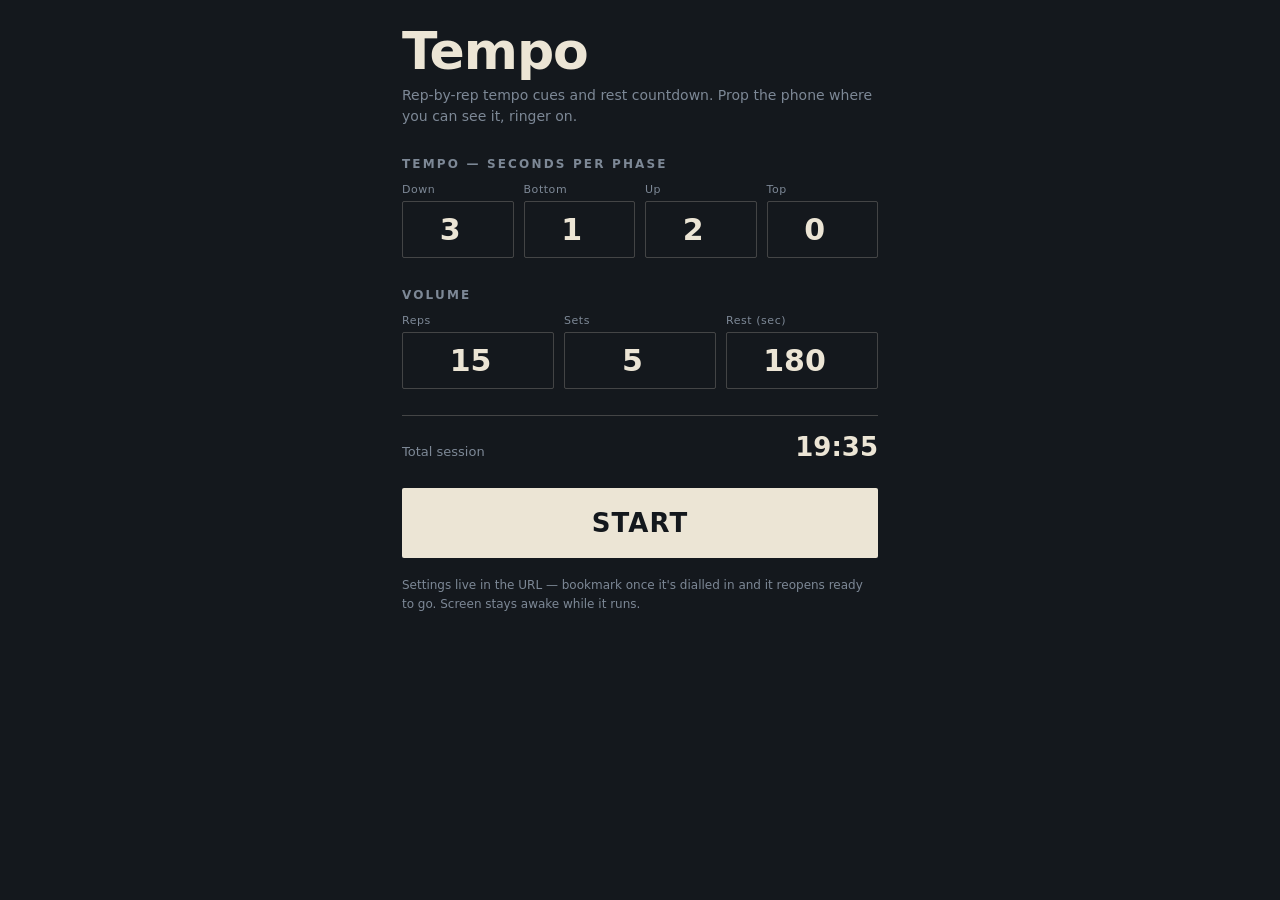
<file: tempo/index.html>
<!DOCTYPE html>
<html lang="en">
<head>
<meta charset="utf-8">
<meta name="viewport" content="width=device-width, initial-scale=1, viewport-fit=cover, user-scalable=no">
<meta name="apple-mobile-web-app-capable" content="yes">
<meta name="apple-mobile-web-app-status-bar-style" content="black-translucent">
<meta name="theme-color" content="#14181d">
<title>Tempo</title>
<style>
  :root{
    --ink:#14181d;
    --down:#17506b;
    --hold:#a8791b;
    --up:#2f7148;
    --paper:#ece5d5;
    --muted:#7d8896;
    --line:rgba(236,229,213,.22);
    --display: "Avenir Next Condensed","HelveticaNeue-CondensedBold","Arial Narrow",system-ui,sans-serif;
    --body: ui-sans-serif,system-ui,-apple-system,"Segoe UI",sans-serif;
  }
  *{box-sizing:border-box;margin:0;padding:0;-webkit-tap-highlight-color:transparent}
  html,body{height:100%}
  body{
    background:var(--ink); color:var(--paper); font-family:var(--body);
    overflow:hidden; touch-action:manipulation;
    -webkit-font-smoothing:antialiased;
  }
  #app{
    position:fixed; inset:0;
    display:flex; flex-direction:column;
    padding:env(safe-area-inset-top) env(safe-area-inset-right) env(safe-area-inset-bottom) env(safe-area-inset-left);
    background:var(--ink);
    transition:background-color .18s linear;
  }
  #app[data-phase="down"]{background:var(--down)}
  #app[data-phase="hold"]{background:var(--hold)}
  #app[data-phase="up"]{background:var(--up)}
  #app[data-phase="top"]{background:#232a33}

  /* ---------- shared bits ---------- */
  .eyebrow{
    font-family:var(--body); font-size:12px; font-weight:600;
    letter-spacing:.18em; text-transform:uppercase; color:var(--muted);
  }
  .big{
    font-family:var(--display); font-weight:700;
    font-variant-numeric:tabular-nums; line-height:.86;
    letter-spacing:-.01em;
  }

  /* ---------- setup ---------- */
  #setup{flex:1; overflow-y:auto; padding:28px 22px 32px; max-width:520px; width:100%; margin:0 auto}
  #setup h1{font-family:var(--display); font-size:52px; font-weight:700; line-height:.9; letter-spacing:-.02em}
  #setup .sub{color:var(--muted); font-size:14px; margin-top:10px; line-height:1.5}
  .group{margin-top:30px}
  .group > .eyebrow{display:block; margin-bottom:12px}
  .row{display:flex; gap:10px}
  .field{flex:1; min-width:0}
  .field label{display:block; font-size:11px; color:var(--muted); margin-bottom:5px; letter-spacing:.05em}
  .field input{
    width:100%; background:transparent; border:1px solid var(--line); border-radius:2px;
    color:var(--paper); font-family:var(--display); font-size:30px; font-weight:700;
    font-variant-numeric:tabular-nums; text-align:center; padding:10px 4px;
    appearance:none; -webkit-appearance:none;
  }
  .field input:focus{outline:none; border-color:var(--paper)}
  .estimate{
    margin-top:26px; padding-top:16px; border-top:1px solid var(--line);
    display:flex; justify-content:space-between; align-items:baseline; font-size:13px; color:var(--muted);
  }
  .estimate strong{font-family:var(--display); font-size:26px; color:var(--paper); font-weight:700}
  #start{
    width:100%; margin-top:26px; padding:20px; border:none; border-radius:2px;
    background:var(--paper); color:var(--ink);
    font-family:var(--display); font-size:26px; font-weight:700; letter-spacing:.04em;
    text-transform:uppercase; cursor:pointer;
  }
  #start:active{opacity:.75}
  .note{margin-top:18px; font-size:12px; color:var(--muted); line-height:1.6}

  /* ---------- run ---------- */
  #run{flex:1; display:none; flex-direction:column}
  #app.running #setup{display:none}
  #app.running #run{display:flex}

  #topbar{
    display:flex; justify-content:space-between; align-items:center;
    padding:16px 20px 10px; flex:0 0 auto;
  }
  #stop{
    background:none; border:1px solid var(--line); color:var(--paper);
    font-family:var(--body); font-size:11px; font-weight:600; letter-spacing:.14em;
    text-transform:uppercase; padding:8px 14px; border-radius:2px; cursor:pointer;
  }

  /* the signature: a rule that travels down and back up with your body */
  #stage{flex:1; position:relative; overflow:hidden; min-height:0}
  #track{position:absolute; inset:14% 0 14%; }
  #rule{
    position:absolute; left:0; right:0; top:0; height:3px; background:var(--paper);
    box-shadow:0 0 18px rgba(236,229,213,.35);
    transform:translateY(0);
  }
  #rule::before,#rule::after{
    content:""; position:absolute; top:-4px; width:11px; height:11px;
    background:var(--paper); transform:rotate(45deg);
  }
  #rule::before{left:16px} #rule::after{right:16px}

  #centre{
    position:absolute; inset:0; display:flex; flex-direction:column;
    align-items:center; justify-content:center; text-align:center; pointer-events:none;
  }
  #phase{font-family:var(--display); font-size:clamp(52px,17vw,110px); font-weight:700; text-transform:uppercase; letter-spacing:.02em}
  #countdown{font-family:var(--display); font-size:clamp(84px,30vw,190px); font-weight:700; font-variant-numeric:tabular-nums; line-height:.9}
  #nextup{font-size:13px; color:rgba(236,229,213,.7); margin-top:14px; letter-spacing:.08em; text-transform:uppercase}

  #bottombar{flex:0 0 auto; padding:0 20px 22px}
  #dots{display:flex; flex-wrap:wrap; gap:5px; justify-content:center; margin-bottom:18px; min-height:9px}
  .dot{width:9px; height:9px; border-radius:50%; border:1.5px solid rgba(236,229,213,.5)}
  .dot.done{background:var(--paper); border-color:var(--paper)}
  #stats{display:flex; justify-content:space-between; align-items:flex-end}
  .stat{display:flex; flex-direction:column; gap:5px}
  .stat .eyebrow{font-size:10px}
  .stat .v{font-family:var(--display); font-size:34px; font-weight:700; font-variant-numeric:tabular-nums; line-height:1}
  .stat.r{align-items:flex-end}
  #pause{
    background:none; border:1px solid var(--line); color:var(--paper);
    font-family:var(--display); font-size:17px; font-weight:700; letter-spacing:.1em;
    text-transform:uppercase; padding:11px 22px; border-radius:2px; cursor:pointer; min-width:104px;
  }
  #pause:active{opacity:.7}

  @media (prefers-reduced-motion: reduce){
    #app{transition:none}
  }
</style>
</head>
<body>
<div id="app" data-phase="idle">

  <section id="setup">
    <h1>Tempo</h1>
    <p class="sub">Rep-by-rep tempo cues and rest countdown. Prop the phone where you can see it, ringer on.</p>

    <div class="group">
      <span class="eyebrow">Tempo — seconds per phase</span>
      <div class="row">
        <div class="field"><label>Down</label><input id="f-down" type="number" inputmode="decimal" min="0" max="15" step=".5" value="3"></div>
        <div class="field"><label>Bottom</label><input id="f-hold" type="number" inputmode="decimal" min="0" max="15" step=".5" value="1"></div>
        <div class="field"><label>Up</label><input id="f-up" type="number" inputmode="decimal" min="0" max="15" step=".5" value="2"></div>
        <div class="field"><label>Top</label><input id="f-top" type="number" inputmode="decimal" min="0" max="15" step=".5" value="0"></div>
      </div>
    </div>

    <div class="group">
      <span class="eyebrow">Volume</span>
      <div class="row">
        <div class="field"><label>Reps</label><input id="f-reps" type="number" inputmode="numeric" min="1" max="99" value="15"></div>
        <div class="field"><label>Sets</label><input id="f-sets" type="number" inputmode="numeric" min="1" max="30" value="5"></div>
        <div class="field"><label>Rest (sec)</label><input id="f-rest" type="number" inputmode="numeric" min="0" max="900" step="5" value="180"></div>
      </div>
    </div>

    <div class="estimate">
      <span>Total session</span>
      <strong id="est">—</strong>
    </div>

    <button id="start">Start</button>
    <p class="note">Settings live in the URL — bookmark once it's dialled in and it reopens ready to go. Screen stays awake while it runs.</p>
  </section>

  <section id="run">
    <div id="topbar">
      <span class="eyebrow" id="label">Get ready</span>
      <button id="stop">End</button>
    </div>

    <div id="stage">
      <div id="track"><div id="rule"></div></div>
      <div id="centre">
        <div id="phase"></div>
        <div id="countdown"></div>
        <div id="nextup"></div>
      </div>
    </div>

    <div id="bottombar">
      <div id="dots"></div>
      <div id="stats">
        <div class="stat"><span class="eyebrow">Rep</span><span class="v" id="v-rep">—</span></div>
        <button id="pause">Pause</button>
        <div class="stat r"><span class="eyebrow">Set</span><span class="v" id="v-set">—</span></div>
      </div>
    </div>
  </section>

</div>

<script>
(function(){
  "use strict";

  var app = document.getElementById('app');
  var els = {
    est: document.getElementById('est'),
    label: document.getElementById('label'),
    phase: document.getElementById('phase'),
    countdown: document.getElementById('countdown'),
    nextup: document.getElementById('nextup'),
    rule: document.getElementById('rule'),
    track: document.getElementById('track'),
    dots: document.getElementById('dots'),
    vrep: document.getElementById('v-rep'),
    vset: document.getElementById('v-set'),
    pause: document.getElementById('pause')
  };
  var fields = {
    down: document.getElementById('f-down'), hold: document.getElementById('f-hold'),
    up: document.getElementById('f-up'), top: document.getElementById('f-top'),
    reps: document.getElementById('f-reps'), sets: document.getElementById('f-sets'),
    rest: document.getElementById('f-rest')
  };

  /* ---------- config in the URL hash ---------- */
  var KEYS = ['down','hold','up','top','reps','sets','rest'];

  function readHash(){
    var h = location.hash.replace(/^#/,'');
    if(!h) return;
    var p = new URLSearchParams(h);
    KEYS.forEach(function(k){
      var v = p.get(k);
      if(v !== null && v !== '' && isFinite(+v)) fields[k].value = v;
    });
  }
  function writeHash(){
    var p = new URLSearchParams();
    KEYS.forEach(function(k){ p.set(k, cfg[k]); });
    history.replaceState(null,'','#'+p.toString());
  }

  var cfg = {};
  function readConfig(){
    cfg.down = clamp(+fields.down.value, 0, 15);
    cfg.hold = clamp(+fields.hold.value, 0, 15);
    cfg.up   = clamp(+fields.up.value,   0, 15);
    cfg.top  = clamp(+fields.top.value,  0, 15);
    cfg.reps = Math.round(clamp(+fields.reps.value, 1, 99));
    cfg.sets = Math.round(clamp(+fields.sets.value, 1, 30));
    cfg.rest = Math.round(clamp(+fields.rest.value, 0, 900));
    if(cfg.down + cfg.hold + cfg.up + cfg.top <= 0) cfg.up = 1;
  }
  function clamp(n,lo,hi){ n = isFinite(n) ? n : lo; return Math.min(hi, Math.max(lo, n)); }

  function repSeconds(){ return cfg.down + cfg.hold + cfg.up + cfg.top; }

  function updateEstimate(){
    readConfig();
    var total = cfg.sets * cfg.reps * repSeconds() + (cfg.sets - 1) * cfg.rest + 5;
    els.est.textContent = mmss(total * 1000);
  }
  function mmss(ms){
    var s = Math.max(0, Math.round(ms/1000));
    var m = Math.floor(s/60);
    return m + ':' + String(s % 60).padStart(2,'0');
  }

  Object.keys(fields).forEach(function(k){
    fields[k].addEventListener('input', updateEstimate);
    fields[k].addEventListener('blur', function(){ fields[k].value = cfg[k]; });
  });

  /* ---------- audio ---------- */
  var ac = null;
  function unlockAudio(){
    if(ac) return;
    var C = window.AudioContext || window.webkitAudioContext;
    if(!C) return;
    ac = new C();
    // silent primer so iOS actually opens the output
    var b = ac.createBuffer(1, 1, 22050);
    var s = ac.createBufferSource();
    s.buffer = b; s.connect(ac.destination); s.start(0);
  }
  function tone(freq, dur, vol){
    if(!ac) return;
    if(ac.state === 'suspended') ac.resume();
    var t = ac.currentTime;
    var osc = ac.createOscillator();
    var g = ac.createGain();
    osc.type = 'sine';
    osc.frequency.setValueAtTime(freq, t);
    g.gain.setValueAtTime(0, t);
    g.gain.linearRampToValueAtTime(vol, t + 0.008);
    g.gain.exponentialRampToValueAtTime(0.0001, t + dur);
    osc.connect(g); g.connect(ac.destination);
    osc.start(t); osc.stop(t + dur + 0.02);
  }
  var CUES = {
    down: function(){ tone(392, .16, .30); },
    hold: function(){ tone(523, .10, .26); },
    up:   function(){ tone(659, .16, .30); },
    top:  function(){ tone(494, .09, .22); },
    tick: function(){ tone(880, .07, .22); },
    setEnd: function(){ tone(392,.14,.28); setTimeout(function(){tone(523,.14,.28);},150); setTimeout(function(){tone(659,.24,.30);},300); },
    done: function(){ [523,659,784,1047].forEach(function(f,i){ setTimeout(function(){ tone(f,.3,.3); }, i*180); }); }
  };

  /* ---------- wake lock ---------- */
  var wakeLock = null;
  function lockScreen(){
    if(!('wakeLock' in navigator)) return;
    navigator.wakeLock.request('screen').then(function(l){
      wakeLock = l;
      l.addEventListener('release', function(){ wakeLock = null; });
    }).catch(function(){});
  }
  function releaseScreen(){ if(wakeLock){ wakeLock.release().catch(function(){}); wakeLock = null; } }
  document.addEventListener('visibilitychange', function(){
    if(document.visibilityState === 'visible' && state.mode !== 'idle' && !state.paused) lockScreen();
  });

  /* ---------- state machine ---------- */
  var state = {
    mode: 'idle',      // idle | ready | work | rest | done
    phase: null,       // down | hold | up | top
    set: 1, rep: 1,
    t: 0,              // ms elapsed in current segment
    paused: false,
    lastTick: -1,
    raf: null, last: 0
  };

  var PHASE_ORDER = ['down','hold','up','top'];
  var PHASE_WORD = { down:'Down', hold:'Hold', up:'Up', top:'Top' };

  function segDuration(){
    if(state.mode === 'ready') return 5000;
    if(state.mode === 'rest')  return cfg.rest * 1000;
    if(state.mode === 'work')  return cfg[state.phase] * 1000;
    return Infinity;
  }

  function firstPhase(from){
    var i = from === undefined ? 0 : from;
    for(; i < PHASE_ORDER.length; i++){
      if(cfg[PHASE_ORDER[i]] > 0) return i;
    }
    return -1;
  }

  function enterPhase(idx){
    state.phase = PHASE_ORDER[idx];
    CUES[state.phase]();
  }

  function advance(){
    if(state.mode === 'ready'){
      state.mode = 'work'; state.set = 1; state.rep = 1;
      enterPhase(firstPhase());
      buildDots();
      return;
    }
    if(state.mode === 'rest'){
      state.mode = 'work'; state.rep = 1;
      enterPhase(firstPhase());
      buildDots();
      return;
    }
    if(state.mode === 'work'){
      var next = firstPhase(PHASE_ORDER.indexOf(state.phase) + 1);
      if(next !== -1){ enterPhase(next); return; }
      // rep finished
      markDot(state.rep);
      if(state.rep < cfg.reps){
        state.rep++;
        enterPhase(firstPhase());
        return;
      }
      // set finished
      if(state.set < cfg.sets){
        state.set++;
        state.mode = 'rest'; state.phase = null; state.lastTick = -1;
        CUES.setEnd();
        if(cfg.rest === 0) advance();
        return;
      }
      state.mode = 'done'; state.phase = null;
      CUES.done();
      releaseScreen();
      return;
    }
  }

  function loop(now){
    state.raf = requestAnimationFrame(loop);
    var dt = now - state.last;
    state.last = now;
    if(state.paused || state.mode === 'idle' || state.mode === 'done'){ render(0); return; }
    if(dt > 2000) dt = 2000;              // returned from background — don't fast-forward wildly
    state.t += dt;

    var guard = 0;
    while(state.t >= segDuration() && guard++ < 200){
      state.t -= segDuration();
      advance();
      if(state.mode === 'done') break;
    }
    render(dt);
  }

  function render(){
    var dur = segDuration();
    var remain = dur - state.t;

    if(state.mode === 'ready'){
      app.dataset.phase = 'idle';
      els.label.textContent = 'Get ready';
      els.phase.textContent = '';
      els.countdown.textContent = Math.ceil(remain/1000);
      els.nextup.textContent = 'Set 1 of ' + cfg.sets;
      moveRule(0);
      countIn(remain);
    }
    else if(state.mode === 'work'){
      app.dataset.phase = state.phase;
      els.label.textContent = 'Set ' + state.set + ' of ' + cfg.sets;
      els.phase.textContent = PHASE_WORD[state.phase];
      els.countdown.textContent = '';
      els.nextup.textContent = '';
      moveRule(rulePosition());
      els.vrep.textContent = state.rep + '/' + cfg.reps;
      els.vset.textContent = state.set + '/' + cfg.sets;
    }
    else if(state.mode === 'rest'){
      app.dataset.phase = 'idle';
      els.label.textContent = 'Rest';
      els.phase.textContent = '';
      els.countdown.textContent = mmss(remain);
      els.nextup.textContent = 'Next — set ' + state.set + ' of ' + cfg.sets;
      moveRule(0);
      countIn(remain);
      els.vrep.textContent = '—';
      els.vset.textContent = state.set + '/' + cfg.sets;
    }
    else if(state.mode === 'done'){
      app.dataset.phase = 'idle';
      els.label.textContent = 'Finished';
      els.phase.textContent = 'Done';
      els.countdown.textContent = '';
      els.nextup.textContent = cfg.sets + ' sets · ' + (cfg.sets*cfg.reps) + ' reps';
      moveRule(0);
      els.pause.textContent = 'Again';
    }
  }

  function countIn(remain){
    var s = Math.ceil(remain/1000);
    if(s <= 3 && s >= 1 && s !== state.lastTick){
      state.lastTick = s;
      CUES.tick();
    }
  }

  // 0 = top of the rep (arms locked), 1 = bottom
  function rulePosition(){
    var p = state.t / segDuration();
    if(p > 1) p = 1;
    if(state.phase === 'down') return ease(p);
    if(state.phase === 'hold') return 1;
    if(state.phase === 'up')   return 1 - ease(p);
    return 0;
  }
  function ease(p){ return p < .5 ? 2*p*p : 1 - Math.pow(-2*p+2, 2)/2; }

  function moveRule(pos){
    var h = els.track.clientHeight - 3;
    els.rule.style.transform = 'translateY(' + (pos * h).toFixed(1) + 'px)';
  }

  function buildDots(){
    els.dots.innerHTML = '';
    if(cfg.reps > 30) return;
    for(var i = 0; i < cfg.reps; i++){
      var d = document.createElement('span');
      d.className = 'dot';
      els.dots.appendChild(d);
    }
  }
  function markDot(n){
    var d = els.dots.children[n-1];
    if(d) d.className = 'dot done';
  }

  /* ---------- controls ---------- */
  document.getElementById('start').addEventListener('click', function(){
    readConfig();
    KEYS.forEach(function(k){ fields[k].value = cfg[k]; });
    writeHash();
    unlockAudio();
    lockScreen();
    state.mode = 'ready'; state.t = 0; state.paused = false;
    state.set = 1; state.rep = 1; state.lastTick = -1;
    els.pause.textContent = 'Pause';
    els.vrep.textContent = '—';
    els.vset.textContent = '1/' + cfg.sets;
    buildDots();
    app.classList.add('running');
    state.last = performance.now();
    cancelAnimationFrame(state.raf);
    state.raf = requestAnimationFrame(loop);
  });

  els.pause.addEventListener('click', function(){
    if(state.mode === 'done'){ reset(); return; }
    state.paused = !state.paused;
    els.pause.textContent = state.paused ? 'Resume' : 'Pause';
    if(state.paused){ releaseScreen(); }
    else { lockScreen(); if(ac && ac.state === 'suspended') ac.resume(); }
  });

  document.getElementById('stop').addEventListener('click', reset);

  function reset(){
    cancelAnimationFrame(state.raf);
    state.mode = 'idle'; state.paused = false; state.t = 0;
    app.classList.remove('running');
    app.dataset.phase = 'idle';
    els.pause.textContent = 'Pause';
    releaseScreen();
  }

  // tapping the stage pauses too — easier than aiming for a button mid-set
  document.getElementById('stage').addEventListener('click', function(){
    if(state.mode !== 'idle' && state.mode !== 'done') els.pause.click();
  });

  window.addEventListener('resize', function(){ if(state.mode === 'work') moveRule(rulePosition()); });

  readHash();
  updateEstimate();
})();
</script>
</body>
</html>
</file>
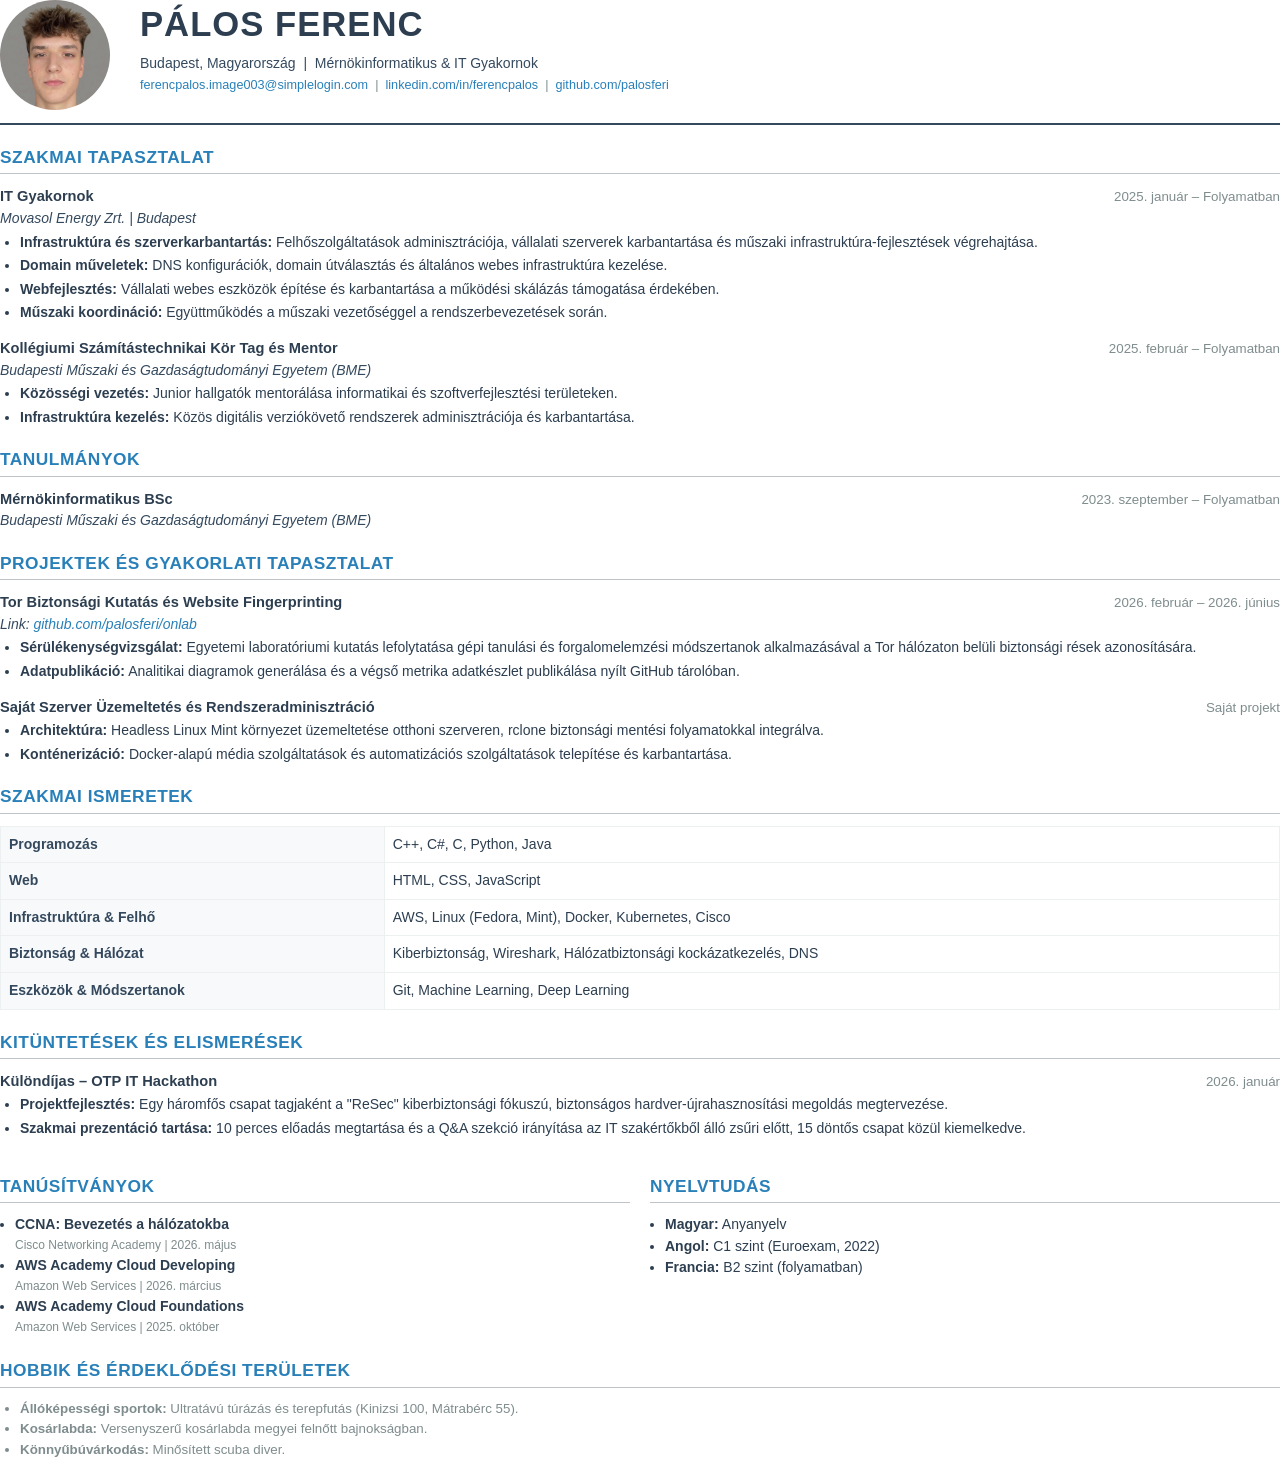
<file: assets/cv.html>
<!DOCTYPE html>
<html lang="hu">
<head>
    <meta charset="UTF-8">
    <style>
        @page {
            size: A4;
            margin: 15mm 15mm;
            background-color: #ffffff;
        }
        body {
            font-family: 'Helvetica Neue', Helvetica, Arial, sans-serif;
            color: #2c3e50;
            line-height: 1.4;
            margin: 0;
            padding: 0;
            font-size: 10.5pt;
        }
        *, *::before, *::after {
            box-sizing: border-box;
        }
        .header {
            position: relative;
            text-align: left;
            padding-left: 140px;
            padding-bottom: 15px;
            border-bottom: 2px solid #34495e;
            margin-bottom: 20px;
            min-height: 125px;
        }
        .profile-photo {
            position: absolute;
            top: 0;
            left: 0;
            width: 110px;
            height: 110px;
            border-radius: 50%;
            object-fit: cover;
        }
        .header h1 {
            font-size: 26pt;
            color: #2c3e50;
            margin: 0 0 5px 0;
            letter-spacing: 1px;
            text-transform: uppercase;
        }
        .header p {
            margin: 0;
            font-size: 10.5pt;
            color: #34495e;
        }
        .contact-info {
            font-size: 9.5pt;
            color: #7f8c8d;
            margin-top: 4px;
        }

        h2 {
            font-size: 13pt;
            color: #2980b9;
            text-transform: uppercase;
            border-bottom: 1px solid #bdc3c7;
            padding-bottom: 4px;
            margin-top: 20px;
            margin-bottom: 12px;
            page-break-after: avoid;
            letter-spacing: 0.5px;
        }

        .entry {
            margin-bottom: 15px;
        }
        .entry-header {
            display: table;
            width: 100%;
            margin-bottom: 2px;
        }
        .entry-title {
            display: table-cell;
            font-weight: bold;
            font-size: 11pt;
            color: #2c3e50;
        }
        .entry-date {
            display: table-cell;
            text-align: right;
            font-size: 10pt;
            color: #7f8c8d;
            white-space: nowrap;
            width: 30%;
        }
        .entry-subtitle {
            font-size: 10.5pt;
            font-style: italic;
            color: #34495e;
            margin-bottom: 4px;
        }
        
        ul {
            margin: 4px 0 0 0;
            padding-left: 20px;
        }
        li {
            margin-bottom: 4px;
            text-align: justify;
        }
        
        a {
            color: #2980b9;
            text-decoration: none;
        }

        table.skills-table {
            width: 100%;
            border-collapse: collapse;
            margin-top: 5px;
            margin-bottom: 15px;
            page-break-inside: avoid;
        }
        table.skills-table th, table.skills-table td {
            border: 1px solid #ecf0f1;
            padding: 8px;
            text-align: left;
            vertical-align: top;
        }
        table.skills-table th {
            background-color: #f8f9fa;
            width: 30%;
            font-weight: bold;
            color: #34495e;
        }
        table.skills-table td {
            color: #2c3e50;
        }

        .dense-list li {
            margin-bottom: 2px;
        }
    </style>
</head>
<body>

    <div class="header">
        <img src="profile.jpg" alt="Pálos Ferenc" class="profile-photo">
        <h1>Pálos Ferenc</h1>
        <p>Budapest, Magyarország &nbsp;|&nbsp; Mérnökinformatikus &amp; IT Gyakornok</p>
        <div class="contact-info">
            <a href="mailto:ferencpalos.image003@simplelogin.com">ferencpalos.image003@simplelogin.com</a> &nbsp;|&nbsp; <a href="https://www.linkedin.com/in/ferencpalos" target="_blank" rel="noopener noreferrer">linkedin.com/in/ferencpalos</a> &nbsp;|&nbsp; <a href="https://github.com/palosferi" target="_blank" rel="noopener noreferrer">github.com/palosferi</a>
        </div>
    </div>
    <h2>Szakmai Tapasztalat</h2>
    <div class="entry">
        <div class="entry-header">
            <div class="entry-title">IT Gyakornok</div>
            <div class="entry-date">2025. január – Folyamatban</div>
        </div>
        <div class="entry-subtitle">Movasol Energy Zrt. | Budapest</div>
        <ul>
            <li><strong>Infrastruktúra és szerverkarbantartás:</strong> Felhőszolgáltatások adminisztrációja, vállalati szerverek karbantartása és műszaki infrastruktúra-fejlesztések végrehajtása.</li>
            <li><strong>Domain műveletek:</strong> DNS konfigurációk, domain útválasztás és általános webes infrastruktúra kezelése.</li>
            <li><strong>Webfejlesztés:</strong> Vállalati webes eszközök építése és karbantartása a működési skálázás támogatása érdekében.</li>
            <li><strong>Műszaki koordináció:</strong> Együttműködés a műszaki vezetőséggel a rendszerbevezetések során.</li>
        </ul>
    </div>

    <div class="entry">
        <div class="entry-header">
            <div class="entry-title">Kollégiumi Számítástechnikai Kör Tag és Mentor</div>
            <div class="entry-date">2025. február – Folyamatban</div>
        </div>
        <div class="entry-subtitle">Budapesti Műszaki és Gazdaságtudományi Egyetem (BME)</div>
        <ul>
            <li><strong>Közösségi vezetés:</strong> Junior hallgatók mentorálása informatikai és szoftverfejlesztési területeken.</li>
            <li><strong>Infrastruktúra kezelés:</strong> Közös digitális verziókövető rendszerek adminisztrációja és karbantartása.</li>
        </ul>
    </div>

    <h2>Tanulmányok</h2>
    <div class="entry">
        <div class="entry-header">
            <div class="entry-title">Mérnökinformatikus BSc</div>
            <div class="entry-date">2023. szeptember – Folyamatban</div>
        </div>
        <div class="entry-subtitle">Budapesti Műszaki és Gazdaságtudományi Egyetem (BME)</div>
    </div>

    <h2>Projektek és Gyakorlati Tapasztalat</h2>
    <div class="entry">
        <div class="entry-header">
            <div class="entry-title">Tor Biztonsági Kutatás és Website Fingerprinting</div>
            <div class="entry-date">2026. február – 2026. június</div>
        </div>
        <div class="entry-subtitle">Link: <a href="https://github.com/palosferi/onlab" target="_blank" rel="noopener noreferrer">github.com/palosferi/onlab</a></div>
        <ul>
            <li><strong>Sérülékenységvizsgálat:</strong> Egyetemi laboratóriumi kutatás lefolytatása gépi tanulási és forgalomelemzési módszertanok alkalmazásával a Tor hálózaton belüli biztonsági rések azonosítására.</li>
            <li><strong>Adatpublikáció:</strong> Analitikai diagramok generálása és a végső metrika adatkészlet publikálása nyílt GitHub tárolóban.</li>
        </ul>
    </div>

    <div class="entry">
        <div class="entry-header">
            <div class="entry-title">Saját Szerver Üzemeltetés és Rendszeradminisztráció</div>
            <div class="entry-date">Saját projekt</div>
        </div>
        <ul>
            <li><strong>Architektúra:</strong> Headless Linux Mint környezet üzemeltetése otthoni szerveren, rclone biztonsági mentési folyamatokkal integrálva.</li>
            <li><strong>Konténerizáció:</strong> Docker-alapú média szolgáltatások és automatizációs szolgáltatások telepítése és karbantartása.</li>
        </ul>
    </div>

    <h2 style="page-break-before: always;">Szakmai Ismeretek</h2>
    <table class="skills-table">
        <tr>
            <th>Programozás</th>
            <td>C++, C#, C, Python, Java</td>
        </tr>
        <tr>
            <th>Web</th>
            <td>HTML, CSS, JavaScript</td>
        </tr>
        <tr>
            <th>Infrastruktúra & Felhő</th>
            <td>AWS, Linux (Fedora, Mint), Docker, Kubernetes, Cisco</td>
        </tr>
        <tr>
            <th>Biztonság & Hálózat</th>
            <td>Kiberbiztonság, Wireshark, Hálózatbiztonsági kockázatkezelés, DNS</td>
        </tr>
        <tr>
            <th>Eszközök & Módszertanok</th>
            <td>Git, Machine Learning, Deep Learning</td>
        </tr>
    </table>

    <h2>Kitüntetések és Elismerések</h2>
    <div class="entry">
        <div class="entry-header">
            <div class="entry-title">Különdíjas – OTP IT Hackathon</div>
            <div class="entry-date">2026. január</div>
        </div>
        <ul>
            <li><strong>Projektfejlesztés:</strong> Egy háromfős csapat tagjaként a "ReSec" kiberbiztonsági fókuszú, biztonságos hardver-újrahasznosítási megoldás megtervezése.</li>
            <li><strong>Szakmai prezentáció tartása:</strong> 10 perces előadás megtartása és a Q&A szekció irányítása az IT szakértőkből álló zsűri előtt, 15 döntős csapat közül kiemelkedve.</li>
        </ul>
    </div>

    <div style="display: table; width: 100%; margin-top: 15px;">
        <div style="display: table-cell; width: 50%; padding-right: 10px;">
            <h2>Tanúsítványok</h2>
            <ul class="dense-list" style="padding-left: 15px;">
                <li><strong>CCNA: Bevezetés a hálózatokba</strong><br><span style="color: #7f8c8d; font-size: 9pt;">Cisco Networking Academy | 2026. május</span></li>
                <li><strong>AWS Academy Cloud Developing</strong><br><span style="color: #7f8c8d; font-size: 9pt;">Amazon Web Services | 2026. március</span></li>
                <li><strong>AWS Academy Cloud Foundations</strong><br><span style="color: #7f8c8d; font-size: 9pt;">Amazon Web Services | 2025. október</span></li>
            </ul>
        </div>
        
        <div style="display: table-cell; width: 50%; padding-left: 10px;">
            <h2>Nyelvtudás</h2>
            <ul class="dense-list" style="padding-left: 15px;">
                <li><strong>Magyar:</strong> Anyanyelv</li>
                <li><strong>Angol:</strong> C1 szint (Euroexam, 2022)</li>
                <li><strong>Francia:</strong> B2 szint (folyamatban)</li>
            </ul>
        </div>
    </div>

    <h2>Hobbik és Érdeklődési Területek</h2>
    <ul class="dense-list" style="color: #7f8c8d; font-size: 10pt;">
        <li><strong>Állóképességi sportok:</strong> Ultratávú túrázás és terepfutás (Kinizsi 100, Mátrabérc 55).</li>
        <li><strong>Kosárlabda:</strong> Versenyszerű kosárlabda megyei felnőtt bajnokságban.</li>
        <li><strong>Könnyűbúvárkodás:</strong> Minősített scuba diver.</li>
    </ul>

</body>
</html>
</file>
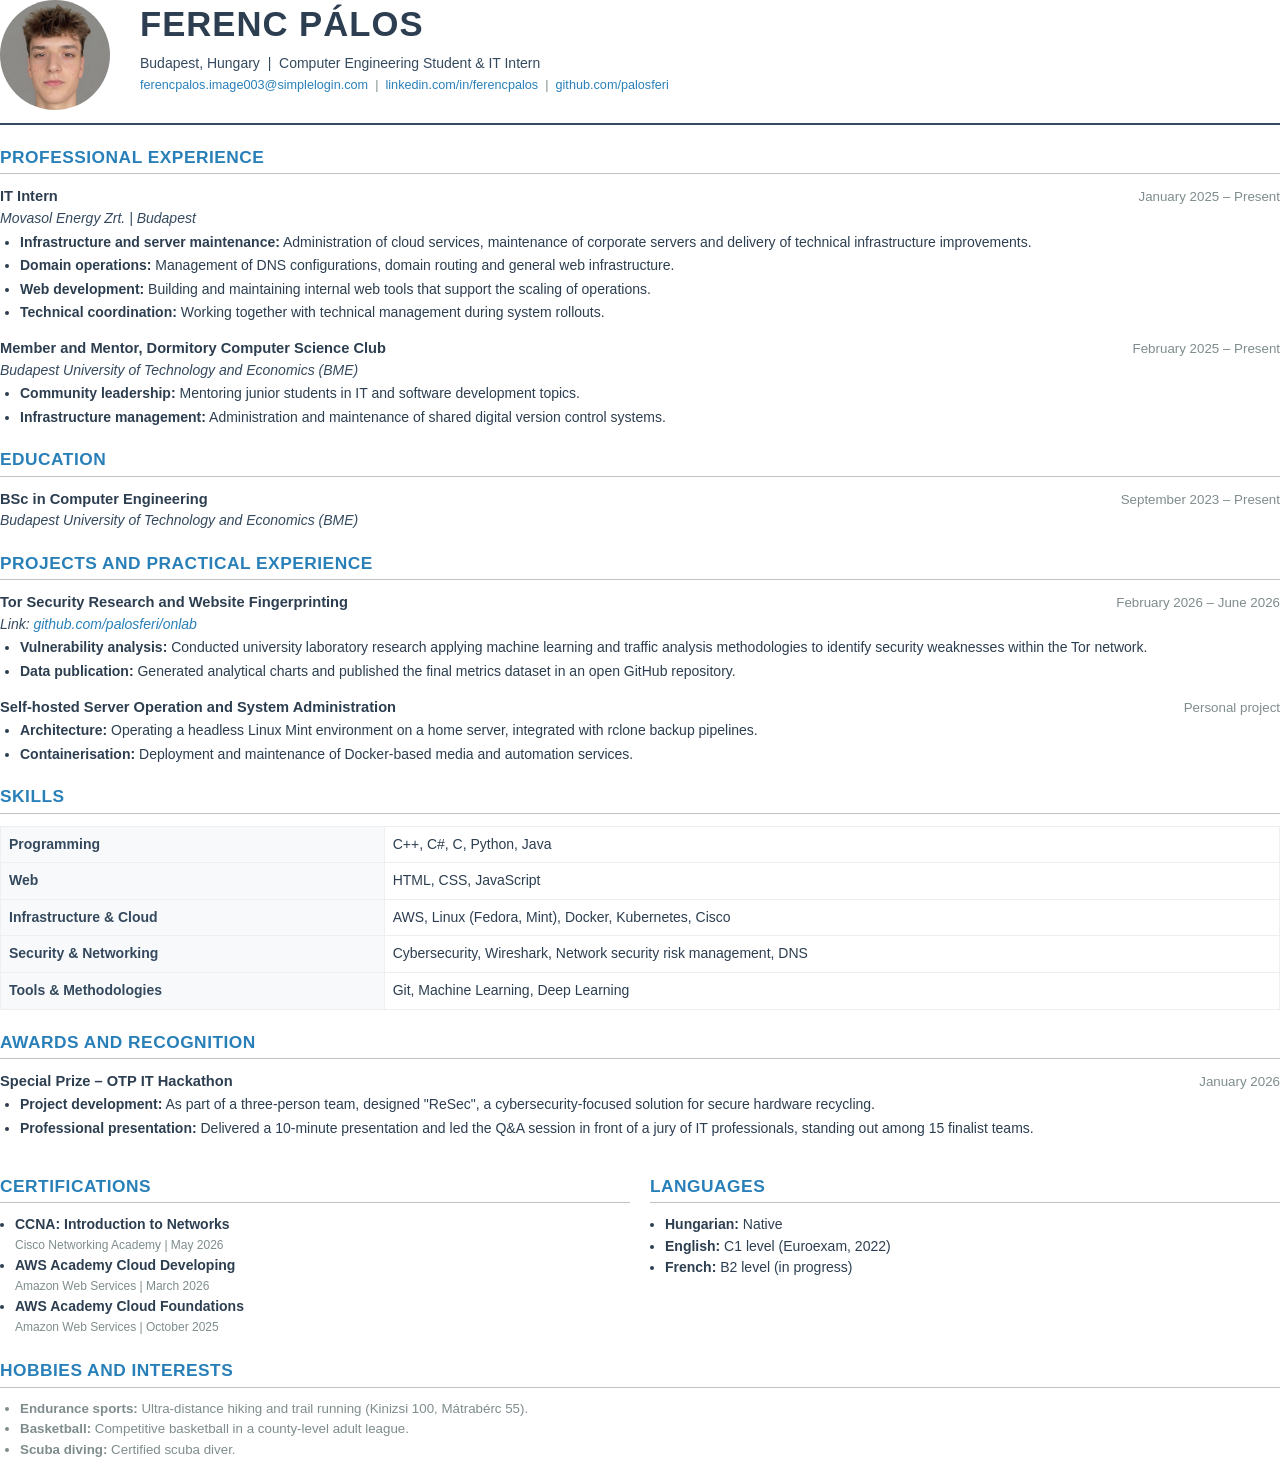
<file: assets/cv_en.html>
<!DOCTYPE html>
<html lang="en">
<head>
    <meta charset="UTF-8">
    <style>
        @page {
            size: A4;
            margin: 15mm 15mm;
            background-color: #ffffff;
        }
        body {
            font-family: 'Helvetica Neue', Helvetica, Arial, sans-serif;
            color: #2c3e50;
            line-height: 1.4;
            margin: 0;
            padding: 0;
            font-size: 10.5pt;
        }
        *, *::before, *::after {
            box-sizing: border-box;
        }
        .header {
            position: relative;
            text-align: left;
            padding-left: 140px;
            padding-bottom: 15px;
            border-bottom: 2px solid #34495e;
            margin-bottom: 20px;
            min-height: 125px;
        }
        .profile-photo {
            position: absolute;
            top: 0;
            left: 0;
            width: 110px;
            height: 110px;
            border-radius: 50%;
            object-fit: cover;
        }
        .header h1 {
            font-size: 26pt;
            color: #2c3e50;
            margin: 0 0 5px 0;
            letter-spacing: 1px;
            text-transform: uppercase;
        }
        .header p {
            margin: 0;
            font-size: 10.5pt;
            color: #34495e;
        }
        .contact-info {
            font-size: 9.5pt;
            color: #7f8c8d;
            margin-top: 4px;
        }

        h2 {
            font-size: 13pt;
            color: #2980b9;
            text-transform: uppercase;
            border-bottom: 1px solid #bdc3c7;
            padding-bottom: 4px;
            margin-top: 20px;
            margin-bottom: 12px;
            page-break-after: avoid;
            letter-spacing: 0.5px;
        }

        .entry {
            margin-bottom: 15px;
        }
        .entry-header {
            display: table;
            width: 100%;
            margin-bottom: 2px;
        }
        .entry-title {
            display: table-cell;
            font-weight: bold;
            font-size: 11pt;
            color: #2c3e50;
        }
        .entry-date {
            display: table-cell;
            text-align: right;
            font-size: 10pt;
            color: #7f8c8d;
            white-space: nowrap;
            width: 30%;
        }
        .entry-subtitle {
            font-size: 10.5pt;
            font-style: italic;
            color: #34495e;
            margin-bottom: 4px;
        }

        ul {
            margin: 4px 0 0 0;
            padding-left: 20px;
        }
        li {
            margin-bottom: 4px;
            text-align: justify;
        }

        a {
            color: #2980b9;
            text-decoration: none;
        }

        table.skills-table {
            width: 100%;
            border-collapse: collapse;
            margin-top: 5px;
            margin-bottom: 15px;
            page-break-inside: avoid;
        }
        table.skills-table th, table.skills-table td {
            border: 1px solid #ecf0f1;
            padding: 8px;
            text-align: left;
            vertical-align: top;
        }
        table.skills-table th {
            background-color: #f8f9fa;
            width: 30%;
            font-weight: bold;
            color: #34495e;
        }
        table.skills-table td {
            color: #2c3e50;
        }

        .dense-list li {
            margin-bottom: 2px;
        }
    </style>
</head>
<body>

    <div class="header">
        <img src="profile.jpg" alt="Ferenc Pálos" class="profile-photo">
        <h1>Ferenc Pálos</h1>
        <p>Budapest, Hungary &nbsp;|&nbsp; Computer Engineering Student &amp; IT Intern</p>
        <div class="contact-info">
            <a href="mailto:ferencpalos.image003@simplelogin.com">ferencpalos.image003@simplelogin.com</a> &nbsp;|&nbsp; <a href="https://www.linkedin.com/in/ferencpalos" target="_blank" rel="noopener noreferrer">linkedin.com/in/ferencpalos</a> &nbsp;|&nbsp; <a href="https://github.com/palosferi" target="_blank" rel="noopener noreferrer">github.com/palosferi</a>
        </div>
    </div>

    <h2>Professional Experience</h2>
    <div class="entry">
        <div class="entry-header">
            <div class="entry-title">IT Intern</div>
            <div class="entry-date">January 2025 – Present</div>
        </div>
        <div class="entry-subtitle">Movasol Energy Zrt. | Budapest</div>
        <ul>
            <li><strong>Infrastructure and server maintenance:</strong> Administration of cloud services, maintenance of corporate servers and delivery of technical infrastructure improvements.</li>
            <li><strong>Domain operations:</strong> Management of DNS configurations, domain routing and general web infrastructure.</li>
            <li><strong>Web development:</strong> Building and maintaining internal web tools that support the scaling of operations.</li>
            <li><strong>Technical coordination:</strong> Working together with technical management during system rollouts.</li>
        </ul>
    </div>

    <div class="entry">
        <div class="entry-header">
            <div class="entry-title">Member and Mentor, Dormitory Computer Science Club</div>
            <div class="entry-date">February 2025 – Present</div>
        </div>
        <div class="entry-subtitle">Budapest University of Technology and Economics (BME)</div>
        <ul>
            <li><strong>Community leadership:</strong> Mentoring junior students in IT and software development topics.</li>
            <li><strong>Infrastructure management:</strong> Administration and maintenance of shared digital version control systems.</li>
        </ul>
    </div>

    <h2>Education</h2>
    <div class="entry">
        <div class="entry-header">
            <div class="entry-title">BSc in Computer Engineering</div>
            <div class="entry-date">September 2023 – Present</div>
        </div>
        <div class="entry-subtitle">Budapest University of Technology and Economics (BME)</div>
    </div>

    <h2>Projects and Practical Experience</h2>
    <div class="entry">
        <div class="entry-header">
            <div class="entry-title">Tor Security Research and Website Fingerprinting</div>
            <div class="entry-date">February 2026 – June 2026</div>
        </div>
        <div class="entry-subtitle">Link: <a href="https://github.com/palosferi/onlab" target="_blank" rel="noopener noreferrer">github.com/palosferi/onlab</a></div>
        <ul>
            <li><strong>Vulnerability analysis:</strong> Conducted university laboratory research applying machine learning and traffic analysis methodologies to identify security weaknesses within the Tor network.</li>
            <li><strong>Data publication:</strong> Generated analytical charts and published the final metrics dataset in an open GitHub repository.</li>
        </ul>
    </div>

    <div class="entry">
        <div class="entry-header">
            <div class="entry-title">Self-hosted Server Operation and System Administration</div>
            <div class="entry-date">Personal project</div>
        </div>
        <ul>
            <li><strong>Architecture:</strong> Operating a headless Linux Mint environment on a home server, integrated with rclone backup pipelines.</li>
            <li><strong>Containerisation:</strong> Deployment and maintenance of Docker-based media and automation services.</li>
        </ul>
    </div>

    <h2 style="page-break-before: always;">Skills</h2>
    <table class="skills-table">
        <tr>
            <th>Programming</th>
            <td>C++, C#, C, Python, Java</td>
        </tr>
        <tr>
            <th>Web</th>
            <td>HTML, CSS, JavaScript</td>
        </tr>
        <tr>
            <th>Infrastructure & Cloud</th>
            <td>AWS, Linux (Fedora, Mint), Docker, Kubernetes, Cisco</td>
        </tr>
        <tr>
            <th>Security & Networking</th>
            <td>Cybersecurity, Wireshark, Network security risk management, DNS</td>
        </tr>
        <tr>
            <th>Tools & Methodologies</th>
            <td>Git, Machine Learning, Deep Learning</td>
        </tr>
    </table>

    <h2>Awards and Recognition</h2>
    <div class="entry">
        <div class="entry-header">
            <div class="entry-title">Special Prize – OTP IT Hackathon</div>
            <div class="entry-date">January 2026</div>
        </div>
        <ul>
            <li><strong>Project development:</strong> As part of a three-person team, designed "ReSec", a cybersecurity-focused solution for secure hardware recycling.</li>
            <li><strong>Professional presentation:</strong> Delivered a 10-minute presentation and led the Q&A session in front of a jury of IT professionals, standing out among 15 finalist teams.</li>
        </ul>
    </div>

    <div style="display: table; width: 100%; margin-top: 15px;">
        <div style="display: table-cell; width: 50%; padding-right: 10px;">
            <h2>Certifications</h2>
            <ul class="dense-list" style="padding-left: 15px;">
                <li><strong>CCNA: Introduction to Networks</strong><br><span style="color: #7f8c8d; font-size: 9pt;">Cisco Networking Academy | May 2026</span></li>
                <li><strong>AWS Academy Cloud Developing</strong><br><span style="color: #7f8c8d; font-size: 9pt;">Amazon Web Services | March 2026</span></li>
                <li><strong>AWS Academy Cloud Foundations</strong><br><span style="color: #7f8c8d; font-size: 9pt;">Amazon Web Services | October 2025</span></li>
            </ul>
        </div>

        <div style="display: table-cell; width: 50%; padding-left: 10px;">
            <h2>Languages</h2>
            <ul class="dense-list" style="padding-left: 15px;">
                <li><strong>Hungarian:</strong> Native</li>
                <li><strong>English:</strong> C1 level (Euroexam, 2022)</li>
                <li><strong>French:</strong> B2 level (in progress)</li>
            </ul>
        </div>
    </div>

    <h2>Hobbies and Interests</h2>
    <ul class="dense-list" style="color: #7f8c8d; font-size: 10pt;">
        <li><strong>Endurance sports:</strong> Ultra-distance hiking and trail running (Kinizsi 100, Mátrabérc 55).</li>
        <li><strong>Basketball:</strong> Competitive basketball in a county-level adult league.</li>
        <li><strong>Scuba diving:</strong> Certified scuba diver.</li>
    </ul>

</body>
</html>
</file>
<file: css/style.css>
/* Pálos Ferenc — portfolio
   Dark theme, single accent, mobile-first. No external dependencies. */

:root {
  --bg:        #0d1117;
  --bg-raised: #151b23;
  --border:    #232c38;
  --text:      #e6edf3;
  --muted:     #9aa7b4;
  --accent:    #4cc2ff;
  --accent-dim: rgba(76, 194, 255, 0.12);

  --wrap: 66rem;
  --radius: 12px;

  --font: system-ui, -apple-system, "Segoe UI", Roboto, "Helvetica Neue",
          Arial, "Noto Sans", sans-serif;
}

*, *::before, *::after { box-sizing: border-box; }

html { -webkit-text-size-adjust: 100%; scroll-behavior: smooth; }

body {
  margin: 0;
  background: var(--bg);
  color: var(--text);
  font-family: var(--font);
  font-size: 1rem;
  line-height: 1.65;
  -webkit-font-smoothing: antialiased;
}

img { max-width: 100%; height: auto; display: block; }

h1, h2, h3 { line-height: 1.2; margin: 0 0 0.6em; font-weight: 650; }
h1 { font-size: clamp(2rem, 7vw, 3.25rem); letter-spacing: -0.02em; }
h2 { font-size: clamp(1.35rem, 4vw, 1.75rem); letter-spacing: -0.01em; }
h3 { font-size: 1.05rem; }

p { margin: 0 0 1rem; }
p:last-child { margin-bottom: 0; }

a { color: var(--accent); text-decoration: none; }
a:hover, a:focus-visible { text-decoration: underline; }

:focus-visible {
  outline: 2px solid var(--accent);
  outline-offset: 3px;
  border-radius: 4px;
}

.skip-link {
  position: absolute;
  left: -9999px;
  top: 0;
  background: var(--bg-raised);
  color: var(--text);
  padding: 0.6rem 1rem;
  z-index: 10;
}
.skip-link:focus { left: 0.5rem; top: 0.5rem; }

.wrap {
  width: 100%;
  max-width: var(--wrap);
  margin-inline: auto;
  padding-inline: 1.25rem;
}

/* ---------- Language switch ---------- */

.topbar-inner {
  display: flex;
  justify-content: flex-end;
  margin-bottom: 1.75rem;
}

.lang-switch {
  display: inline-flex;
  gap: 2px;
  padding: 2px;
  border: 1px solid var(--border);
  border-radius: 999px;
  background: var(--bg-raised);
}

.lang-btn {
  -webkit-appearance: none;
  appearance: none;
  border: 0;
  margin: 0;
  padding: 0.3rem 0.7rem;
  border-radius: 999px;
  background: transparent;
  color: var(--muted);
  font: inherit;
  font-size: 0.78rem;
  font-weight: 650;
  letter-spacing: 0.06em;
  line-height: 1.4;
  cursor: pointer;
  transition: color 0.2s ease, background-color 0.2s ease;
}
.lang-btn:hover { color: var(--text); }
.lang-btn[aria-pressed="true"] {
  background: var(--accent-dim);
  color: var(--accent);
  cursor: default;
}

/* ---------- Hero ---------- */

.hero {
  padding: 1.25rem 0 3.5rem;
  border-bottom: 1px solid var(--border);
  background:
    radial-gradient(60rem 26rem at 15% -10%, var(--accent-dim), transparent 70%);
}

.hero-inner {
  display: flex;
  flex-direction: column;
  align-items: flex-start;
  gap: 1.75rem;
}

.hero-photo {
  width: 116px;
  height: 116px;
  border-radius: 50%;
  object-fit: cover;
  border: 1px solid var(--border);
  box-shadow: 0 0 0 4px rgba(76, 194, 255, 0.08);
  flex: none;
}

.eyebrow {
  margin: 0 0 0.4rem;
  color: var(--muted);
  font-size: 0.8rem;
  letter-spacing: 0.12em;
  text-transform: uppercase;
}

.tagline {
  margin: 0 0 1.75rem;
  color: var(--muted);
  font-size: clamp(1.05rem, 3.2vw, 1.25rem);
  max-width: 34ch;
}

.hero-links {
  display: flex;
  flex-wrap: wrap;
  gap: 0.6rem;
}

.hero-links a {
  display: inline-block;
  padding: 0.5rem 0.9rem;
  border: 1px solid var(--border);
  border-radius: 999px;
  background: var(--bg-raised);
  color: var(--text);
  font-size: 0.9rem;
  transition: border-color 0.2s ease, color 0.2s ease, transform 0.2s ease;
}
.hero-links a:hover,
.hero-links a:focus-visible {
  border-color: var(--accent);
  color: var(--accent);
  text-decoration: none;
  transform: translateY(-1px);
}

/* ---------- Sections ---------- */

.section { padding: 3.5rem 0; }
.section + .section { border-top: 1px solid var(--border); }

.section h2 {
  margin-bottom: 1.75rem;
  position: relative;
  padding-left: 0.9rem;
}
.section h2::before {
  content: "";
  position: absolute;
  left: 0;
  top: 0.15em;
  bottom: 0.15em;
  width: 3px;
  border-radius: 2px;
  background: var(--accent);
}

.lead {
  color: var(--muted);
  font-size: 1.05rem;
  max-width: 62ch;
}

/* ---------- Project cards ---------- */

.cards {
  list-style: none;
  margin: 0;
  padding: 0;
  display: grid;
  gap: 1rem;
  grid-template-columns: 1fr;
}

.card {
  background: var(--bg-raised);
  border: 1px solid var(--border);
  border-radius: var(--radius);
  padding: 1.4rem;
  transition: border-color 0.2s ease, transform 0.2s ease;
}
.card:hover {
  border-color: var(--accent);
  transform: translateY(-2px);
}

.card p {
  color: var(--muted);
  font-size: 0.95rem;
}

.card-links { margin-top: 1rem; margin-bottom: 0; }
.card-links a { font-size: 0.9rem; font-weight: 600; }
.card-links a::after { content: " →"; }

.todo {
  color: var(--muted);
  font-size: 0.85rem;
  font-style: italic;
  opacity: 0.75;
}

/* ---------- Tags ---------- */

.tags {
  list-style: none;
  margin: 1rem 0 0;
  padding: 0;
  display: flex;
  flex-wrap: wrap;
  gap: 0.4rem;
}

.tags li {
  padding: 0.2rem 0.6rem;
  border: 1px solid var(--border);
  border-radius: 999px;
  background: rgba(255, 255, 255, 0.02);
  color: var(--muted);
  font-size: 0.78rem;
  letter-spacing: 0.01em;
}

/* ---------- Skills ---------- */

.skill-grid {
  display: grid;
  gap: 1rem;
  grid-template-columns: 1fr;
}

.skill-group {
  border: 1px solid var(--border);
  border-radius: var(--radius);
  background: var(--bg-raised);
  padding: 1.25rem;
}
.skill-group h3 { margin-bottom: 0; color: var(--text); }

/* ---------- Certifications ---------- */

.two-col {
  display: grid;
  gap: 2rem;
  grid-template-columns: 1fr;
}

.two-col h3 { color: var(--muted); font-size: 0.85rem; letter-spacing: 0.1em; text-transform: uppercase; }

.list { list-style: none; margin: 0; padding: 0; }

.list li {
  padding: 0.7rem 0;
  border-top: 1px solid var(--border);
  display: flex;
  flex-wrap: wrap;
  gap: 0.25rem 0.75rem;
  justify-content: space-between;
  align-items: baseline;
}
.list li:last-child { border-bottom: 1px solid var(--border); }
.list strong { font-weight: 600; }
.list .meta { color: var(--muted); font-size: 0.85rem; }

/* ---------- CV ---------- */

.cv-block p { color: var(--muted); max-width: 54ch; }

.button {
  display: inline-block;
  margin-top: 0.5rem;
  padding: 0.75rem 1.4rem;
  border-radius: 999px;
  background: var(--accent);
  color: #04121c;
  font-weight: 650;
  font-size: 0.95rem;
  transition: filter 0.2s ease, transform 0.2s ease;
}
.button:hover,
.button:focus-visible {
  filter: brightness(1.1);
  transform: translateY(-1px);
  text-decoration: none;
}

.button-secondary {
  background: transparent;
  border: 1px solid var(--border);
  color: var(--text);
}
.button-secondary:hover,
.button-secondary:focus-visible {
  border-color: var(--accent);
  color: var(--accent);
  filter: none;
}

.cv-buttons {
  display: flex;
  flex-wrap: wrap;
  gap: 0.75rem;
}

/* ---------- Footer ---------- */

.footer {
  border-top: 1px solid var(--border);
  padding: 2.5rem 0 3rem;
  color: var(--muted);
  font-size: 0.9rem;
}
.footer p { max-width: 60ch; }
.colophon { margin-top: 1rem; font-size: 0.85rem; }

/* ---------- Scroll reveal ---------- */

.js .reveal {
  opacity: 0;
  transform: translateY(14px);
  transition: opacity 0.6s ease, transform 0.6s ease;
}
.js .reveal.is-visible {
  opacity: 1;
  transform: none;
}

@media (prefers-reduced-motion: reduce) {
  html { scroll-behavior: auto; }
  * { transition-duration: 0.01ms !important; animation-duration: 0.01ms !important; }
  .js .reveal { opacity: 1; transform: none; }
}

/* ---------- Breakpoints ---------- */

@media (min-width: 40rem) {
  .hero { padding: 1.5rem 0 4.5rem; }
  .topbar-inner { margin-bottom: 2.75rem; }
  .hero-inner { flex-direction: row; align-items: center; gap: 2.25rem; }
  .hero-photo { width: 150px; height: 150px; }
  .section { padding: 4.5rem 0; }
  .cards { grid-template-columns: repeat(2, 1fr); gap: 1.25rem; }
  .skill-grid { grid-template-columns: repeat(auto-fit, minmax(12rem, 1fr)); }
  .two-col { grid-template-columns: repeat(2, 1fr); gap: 3rem; }
}

@media (min-width: 62rem) {
  .hero-photo { width: 168px; height: 168px; }
}
</file>
